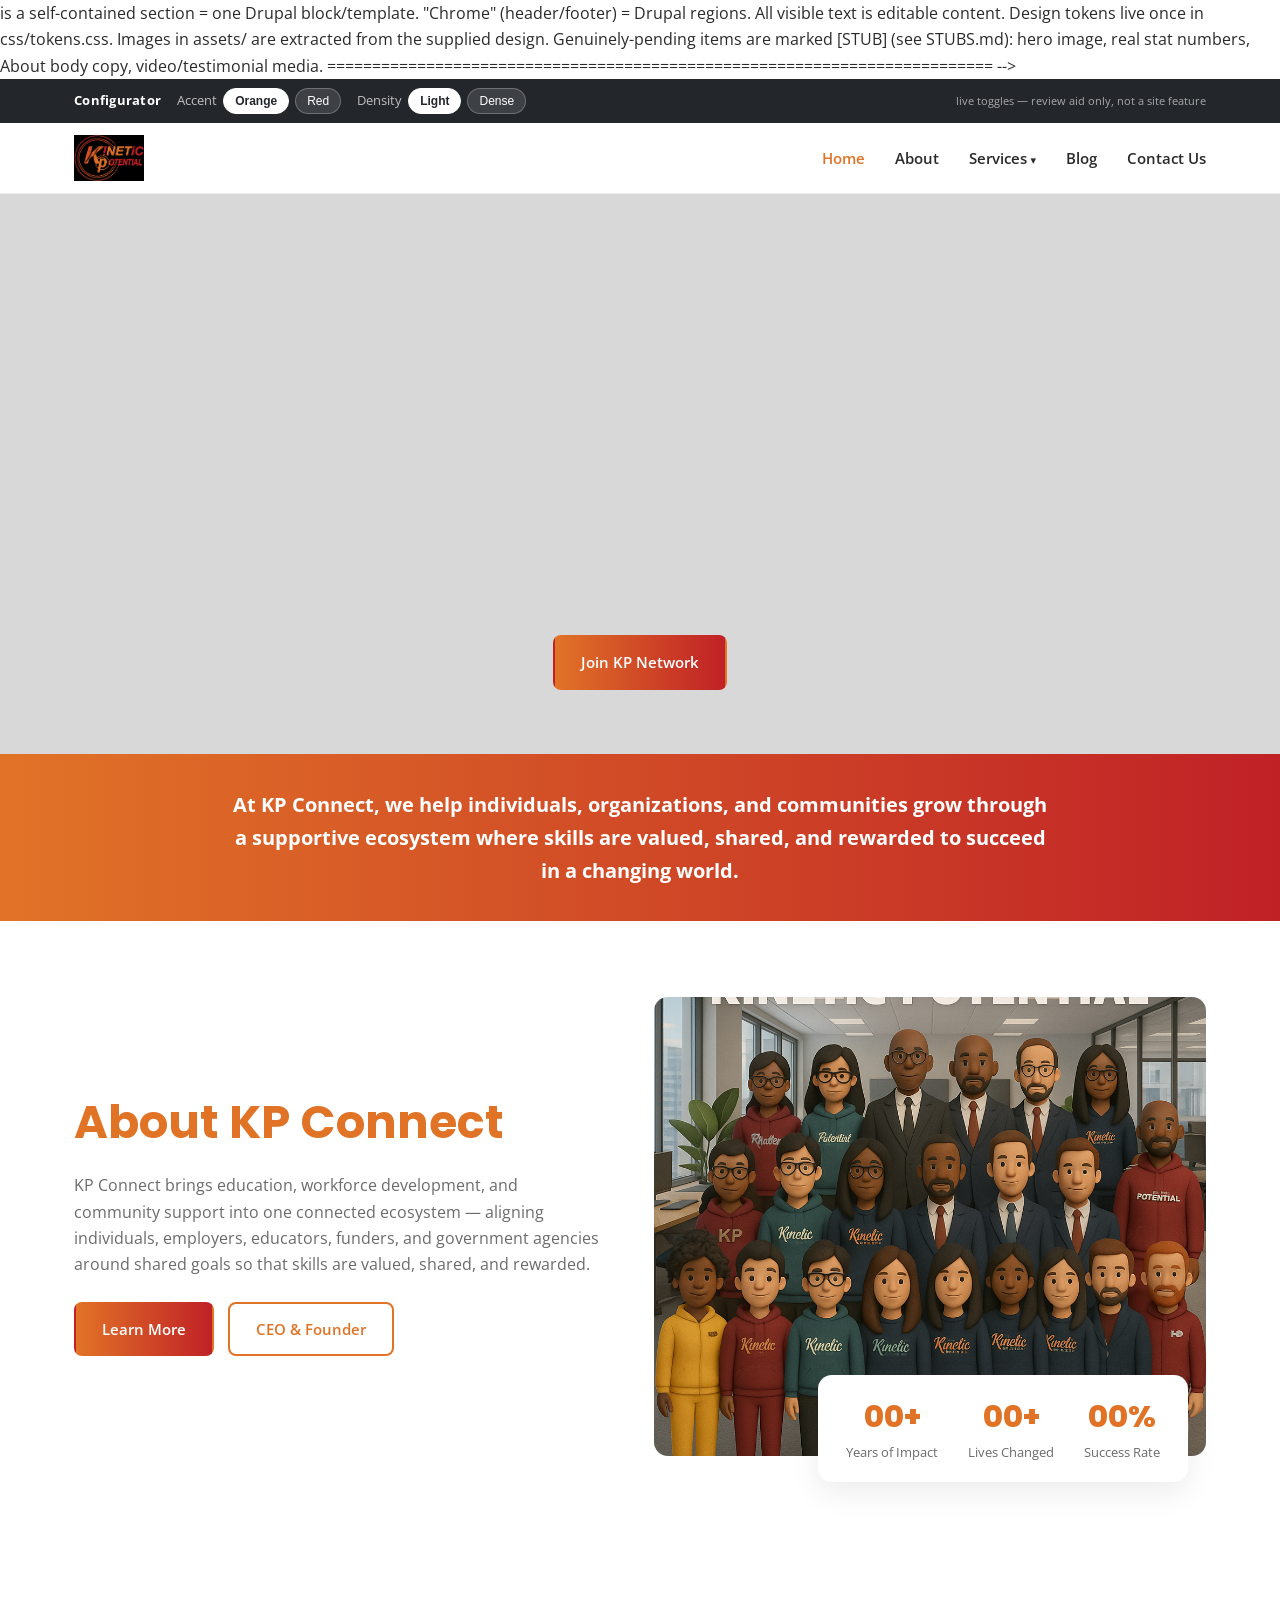
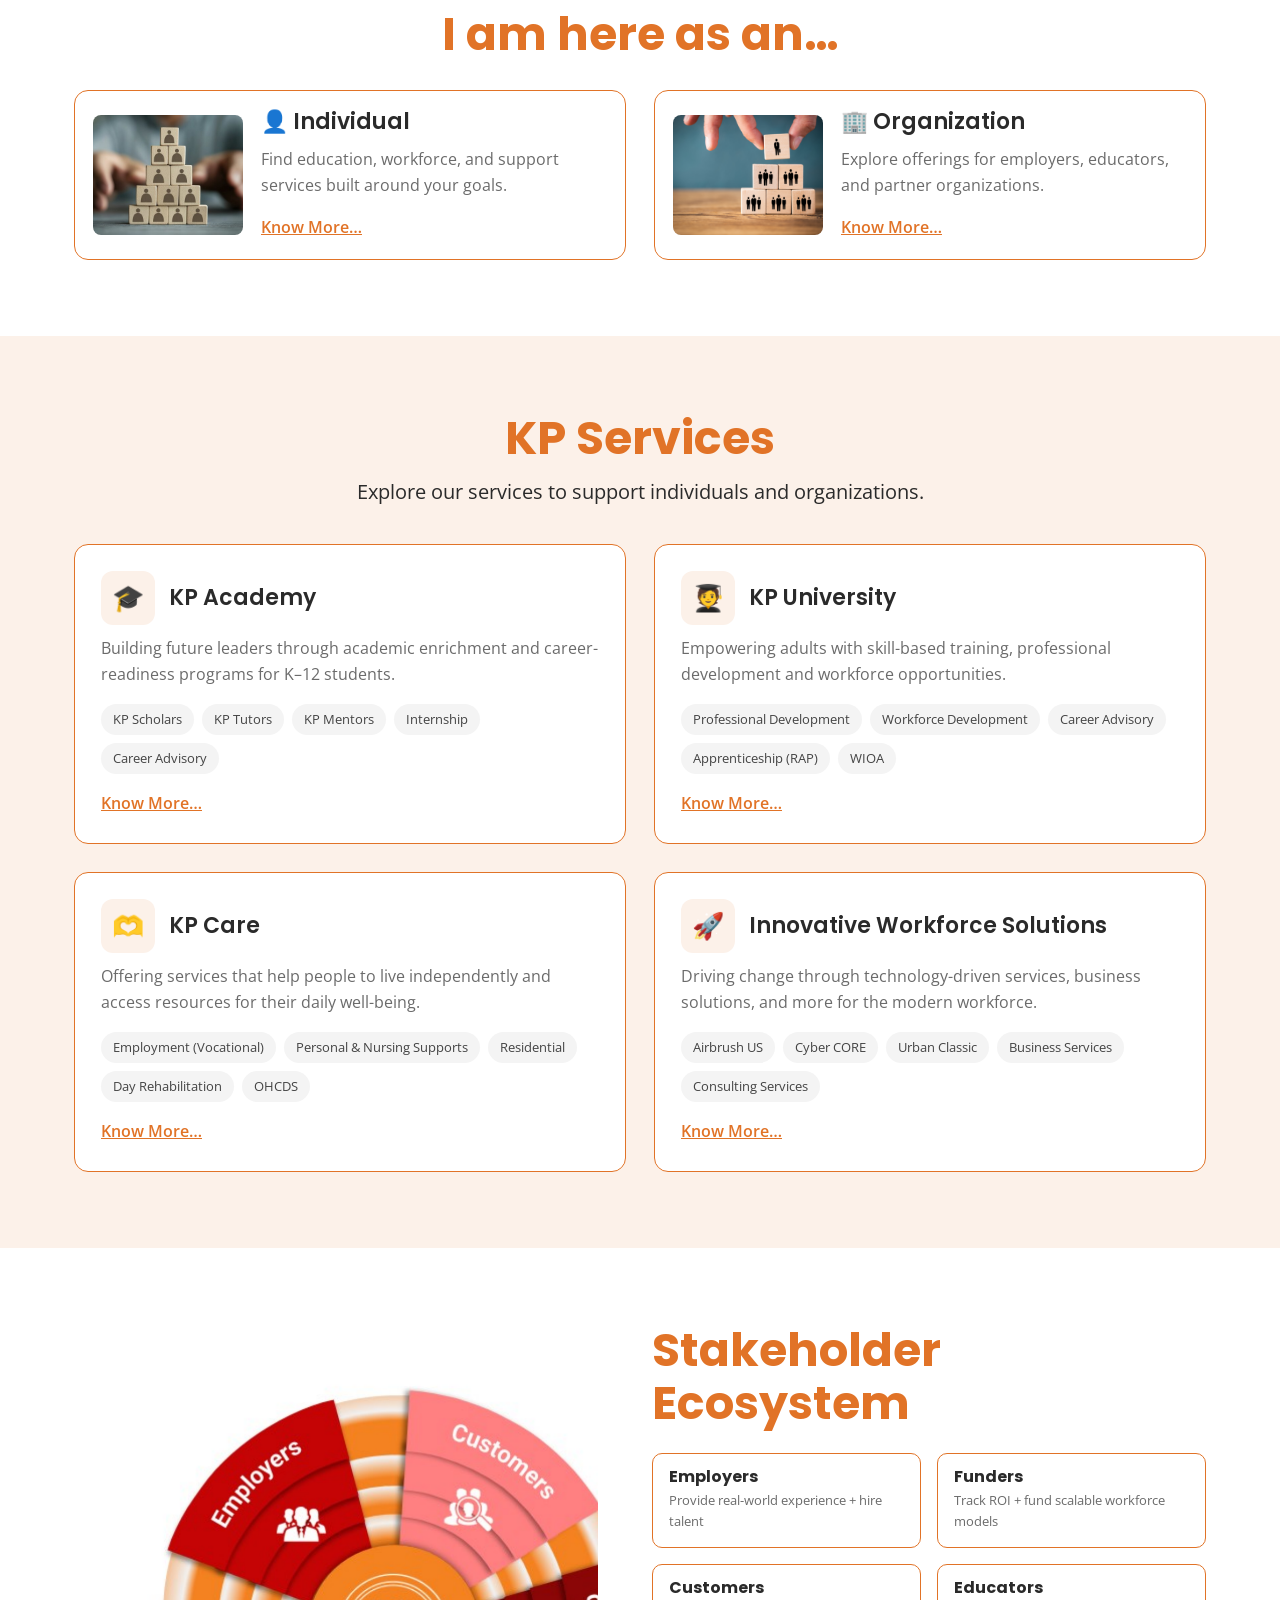
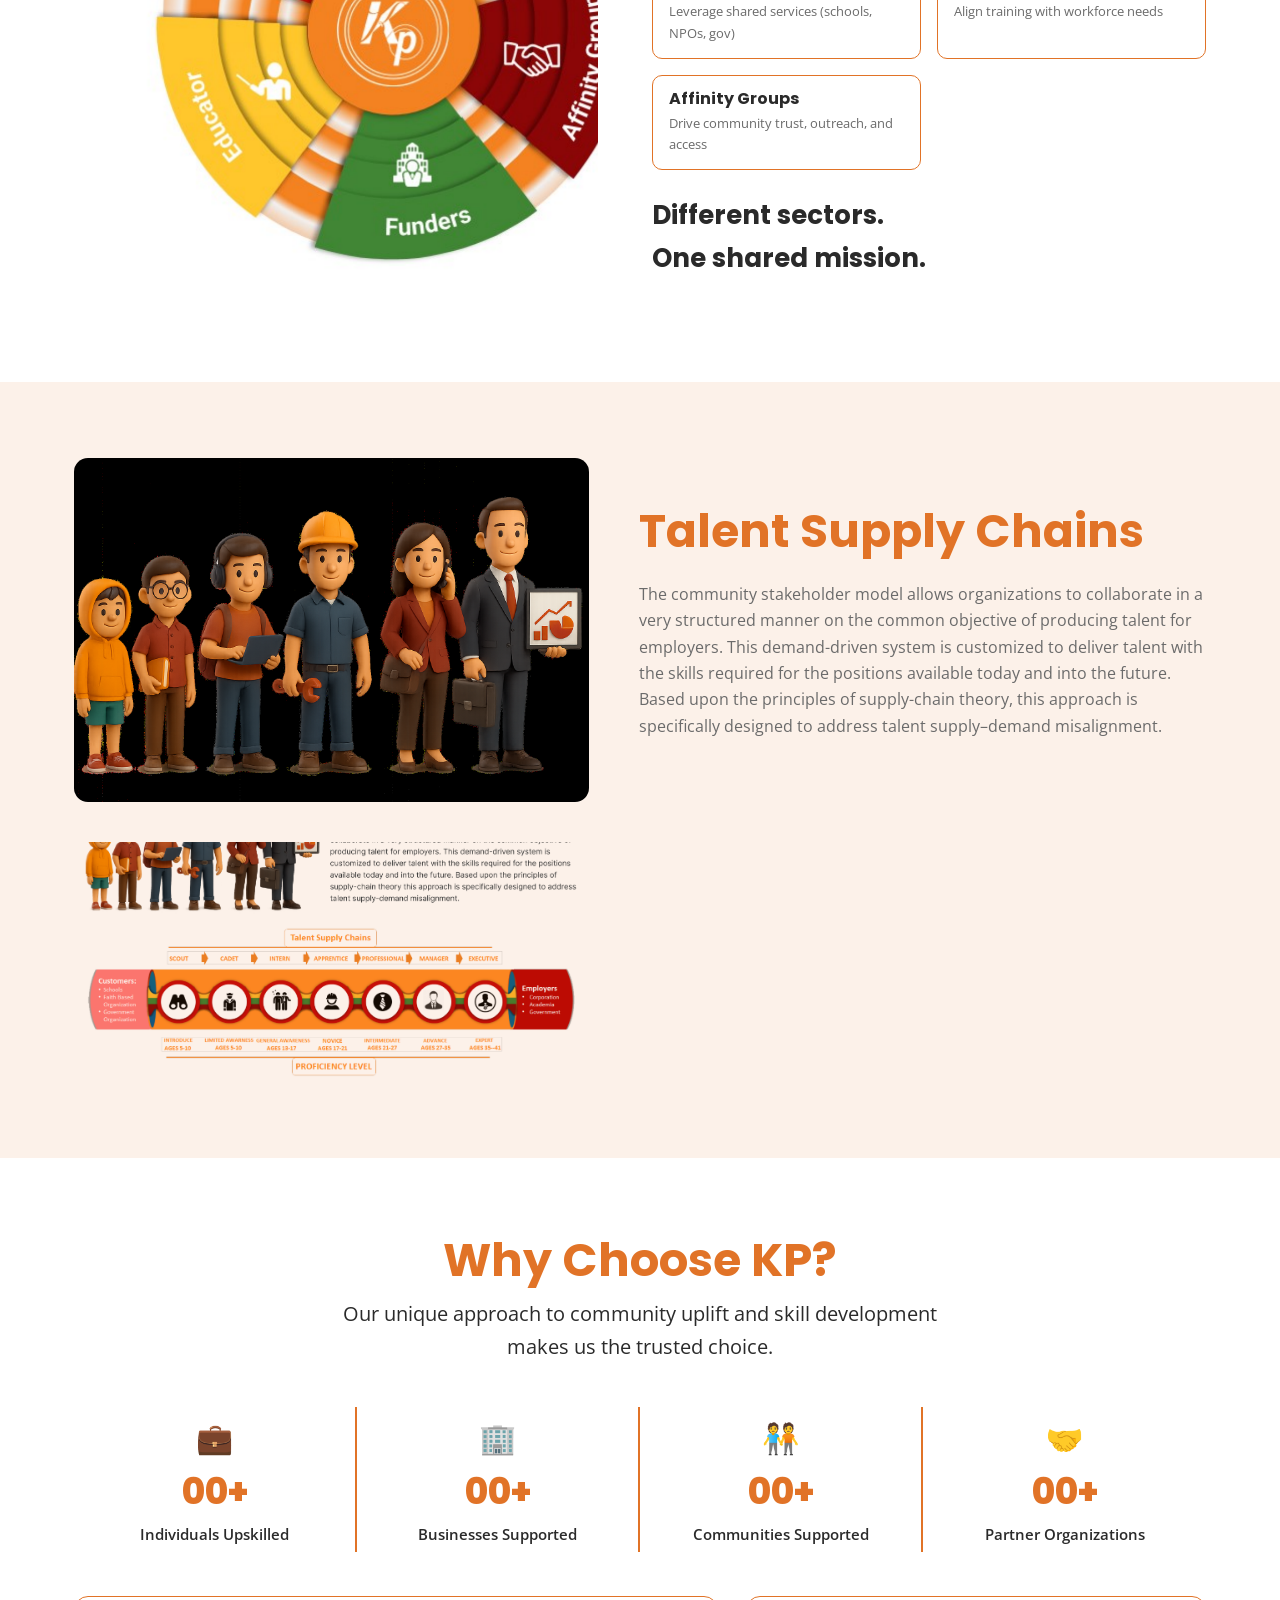
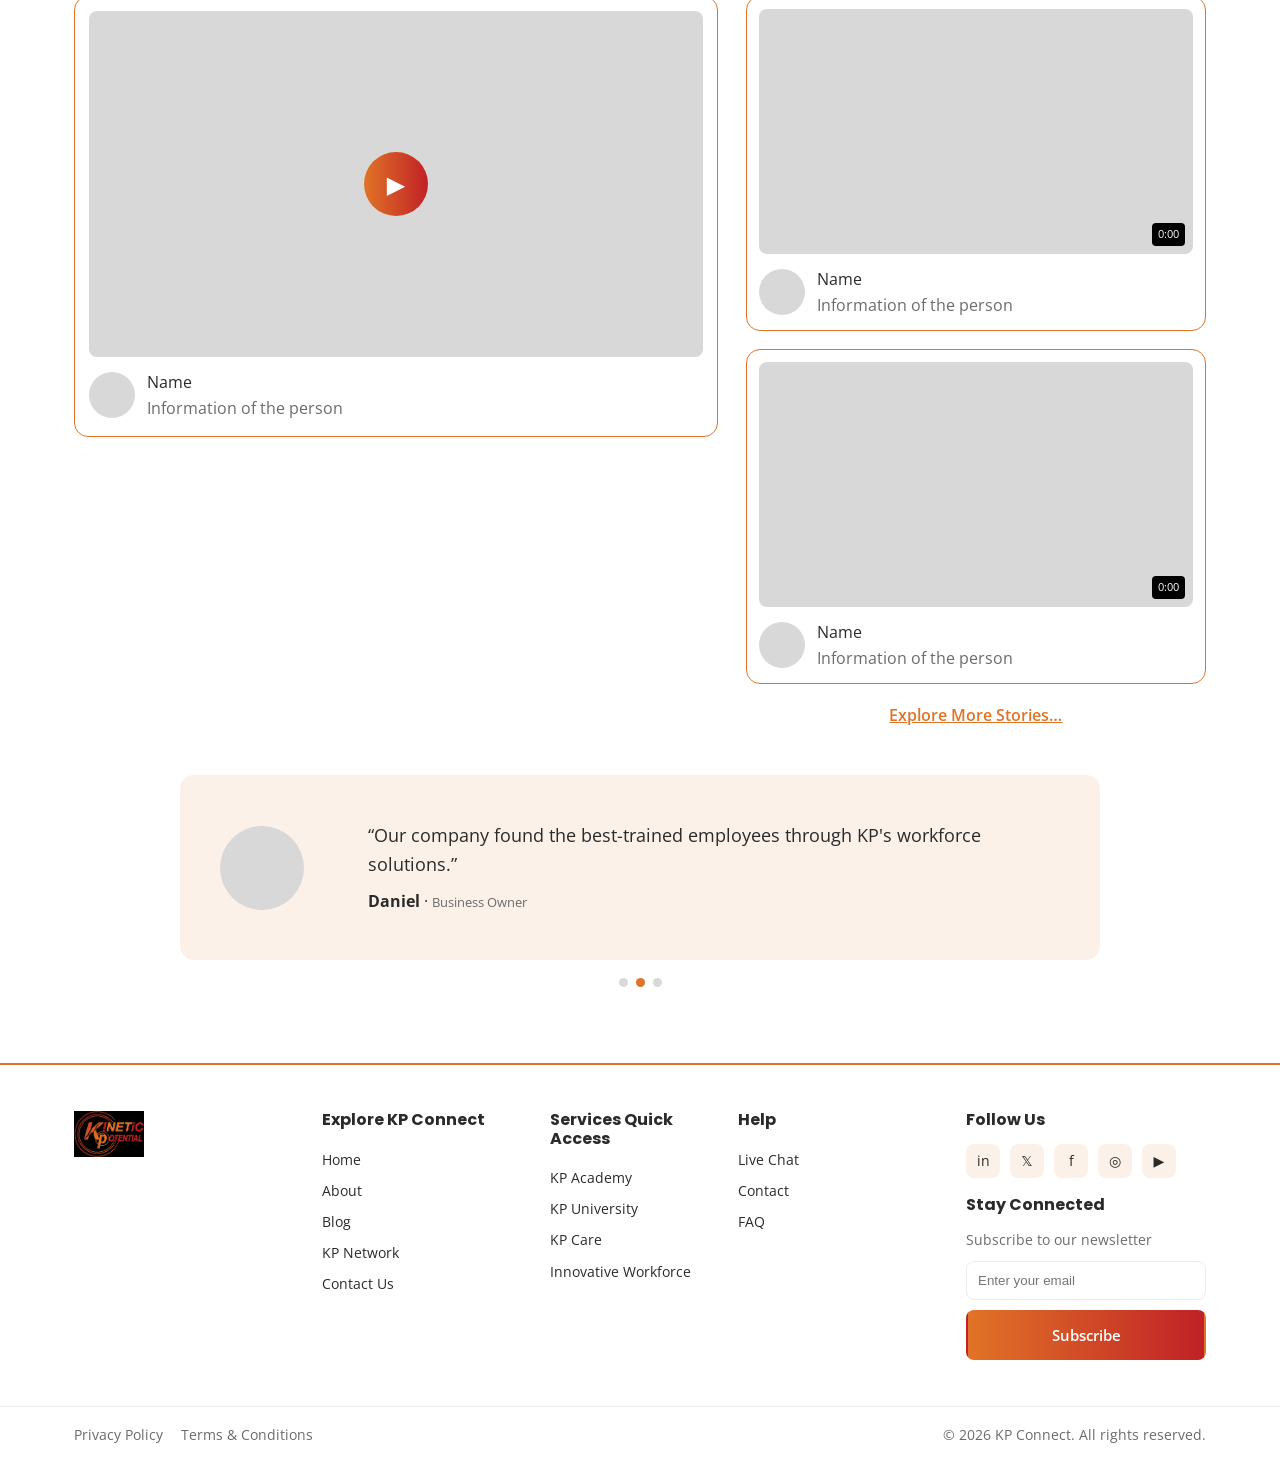
<file: index.html>
<!DOCTYPE html>
<html lang="en">
<head>
<meta charset="utf-8">
<meta name="viewport" content="width=device-width, initial-scale=1">
<title>KP Connect — Home</title>
<meta name="description" content="KP Connect — a supportive ecosystem for workforce development, education, and community impact.">
<!--
  ==========================================================================
  KP CONNECT — HOMEPAGE  (faithful build from the high-fidelity design)
  --------------------------------------------------------------------------
  Each <!-- BLOCK: x --> is a self-contained section = one Drupal block/template.
  "Chrome" (header/footer) = Drupal regions. All visible text is editable content.
  Design tokens live once in css/tokens.css. Images in assets/ are extracted
  from the supplied design. Genuinely-pending items are marked [STUB] (see STUBS.md):
  hero image, real stat numbers, About body copy, video/testimonial media.
  ==========================================================================
-->
<link rel="preconnect" href="https://fonts.googleapis.com">
<link rel="preconnect" href="https://fonts.gstatic.com" crossorigin>
<link href="https://fonts.googleapis.com/css2?family=Poppins:wght@500;600;700;800&family=Open+Sans:wght@400;600;700&display=swap" rel="stylesheet">
<link rel="stylesheet" href="css/tokens.css">
<link rel="stylesheet" href="css/base.css">
<link rel="stylesheet" href="css/blocks.css">
</head>
<body>
<a class="skip-link" href="#main">Skip to content</a>

<!-- BLOCK: configurator — REVIEW AID ONLY. Delete this block for production. -->
<div class="configurator" role="region" aria-label="Mock configurator (review aid)">
  <div class="wrap">
    <strong>Configurator</strong>
    <div class="cfg-group"><span>Accent</span>
      <button data-set="version" data-val="a" class="on">Orange</button>
      <button data-set="version" data-val="b">Red</button>
    </div>
    <div class="cfg-group"><span>Density</span>
      <button data-set="density" data-val="light" class="on">Light</button>
      <button data-set="density" data-val="dense">Dense</button>
    </div>
    <span class="cfg-note">live toggles — review aid only, not a site feature</span>
  </div>
</div>

<!-- BLOCK: site header (CHROME → Drupal region; identical on every page) -->
<header class="site-header">
  <div class="wrap">
    <a class="site-header__logo" href="index.html"><img src="assets/logo.png" alt="Kinetic Potential — KP Connect"></a>
    <button class="nav-toggle" aria-controls="site-nav" aria-expanded="false" aria-label="Toggle menu">&#9776;</button>
    <nav class="site-nav" id="site-nav" aria-label="Main">
      <a href="index.html" class="is-active">Home</a>
      <a href="about.html">About</a>
      <a href="services.html" class="has-caret">Services</a>
      <a href="blog.html">Blog</a>
      <a href="contact.html">Contact Us</a>
    </nav>
  </div>
</header>

<main id="main">

  <!-- BLOCK: hero ([CONFIRMED] grey media zone — no image placed in the design) -->
  <section class="hero" aria-label="Hero">
    <!-- [STUB] hero image/video to be supplied -->
    <div class="hero__cta"><a class="btn btn--primary" href="kp-network.html">Join KP Network</a></div>
  </section>

  <!-- BLOCK: statement band -->
  <section class="statement">
    <div class="wrap">
      <p>At KP Connect, we help individuals, organizations, and communities grow through a supportive ecosystem where skills are valued, shared, and rewarded to succeed in a changing world.</p>
    </div>
  </section>

  <!-- BLOCK: about + impact stats -->
  <section class="section about">
    <div class="wrap">
      <div class="l-lead">
        <h2>About KP Connect</h2>
        <!-- [STUB] final About copy (design showed lorem) -->
        <p class="muted">KP Connect brings education, workforce development, and community support into one connected ecosystem — aligning individuals, employers, educators, funders, and government agencies around shared goals so that skills are valued, shared, and rewarded.</p>
        <div class="actions">
          <a class="btn btn--primary" href="about.html">Learn More</a>
          <a class="btn btn--outline" href="about.html">CEO &amp; Founder</a>
        </div>
      </div>
      <div class="about__media">
        <img src="assets/about-group.png" alt="The KP Connect community">
        <div class="stats-card">
          <div class="stat"><div class="stat__num" data-target="0" data-suffix="+">00+</div><div class="stat__label">Years of Impact</div></div>
          <div class="stat"><div class="stat__num" data-target="0" data-suffix="+">00+</div><div class="stat__label">Lives Changed</div></div>
          <div class="stat"><div class="stat__num" data-target="0" data-suffix="%">00%</div><div class="stat__label">Success Rate</div></div>
        </div>
      </div>
    </div>
  </section>

  <!-- BLOCK: audience select -->
  <section class="section audience">
    <div class="wrap">
      <h2 class="section-title">I am here as an…</h2>
      <div class="audience__grid">
        <article class="audience-card">
          <img src="assets/audience-individual.png" alt="">
          <div><h3>👤 Individual</h3><p class="muted">Find education, workforce, and support services built around your goals.</p>
          <a class="link-more" href="services.html">Know More…</a></div>
        </article>
        <article class="audience-card">
          <img src="assets/audience-organization.png" alt="">
          <div><h3>🏢 Organization</h3><p class="muted">Explore offerings for employers, educators, and partner organizations.</p>
          <a class="link-more" href="services.html">Know More…</a></div>
        </article>
      </div>
    </div>
  </section>

  <!-- BLOCK: services (ONE card component, rendered 4×) -->
  <section class="section section--peach services">
    <div class="wrap">
      <h2 class="section-title">KP Services</h2>
      <p class="section-sub">Explore our services to support individuals and organizations.</p>
      <div class="services__grid">

        <article class="service-card">
          <div class="service-card__head"><span class="service-card__icon">🎓</span><h3>KP Academy</h3></div>
          <p class="muted">Building future leaders through academic enrichment and career-readiness programs for K–12 students.</p>
          <div class="tags"><span class="tag">KP Scholars</span><span class="tag">KP Tutors</span><span class="tag">KP Mentors</span><span class="tag">Internship</span><span class="tag">Career Advisory</span></div>
          <a class="link-more" href="services.html">Know More…</a>
        </article>

        <article class="service-card">
          <div class="service-card__head"><span class="service-card__icon">🧑‍🎓</span><h3>KP University</h3></div>
          <p class="muted">Empowering adults with skill-based training, professional development and workforce opportunities.</p>
          <div class="tags"><span class="tag">Professional Development</span><span class="tag">Workforce Development</span><span class="tag">Career Advisory</span><span class="tag">Apprenticeship (RAP)</span><span class="tag">WIOA</span></div>
          <a class="link-more" href="services.html">Know More…</a>
        </article>

        <article class="service-card">
          <div class="service-card__head"><span class="service-card__icon">🫶</span><h3>KP Care</h3></div>
          <p class="muted">Offering services that help people to live independently and access resources for their daily well-being.</p>
          <div class="tags"><span class="tag">Employment (Vocational)</span><span class="tag">Personal &amp; Nursing Supports</span><span class="tag">Residential</span><span class="tag">Day Rehabilitation</span><span class="tag">OHCDS</span></div>
          <a class="link-more" href="services.html">Know More…</a>
        </article>

        <article class="service-card">
          <div class="service-card__head"><span class="service-card__icon">🚀</span><h3>Innovative Workforce Solutions</h3></div>
          <p class="muted">Driving change through technology-driven services, business solutions, and more for the modern workforce.</p>
          <div class="tags"><span class="tag">Airbrush US</span><span class="tag">Cyber CORE</span><span class="tag">Urban Classic</span><span class="tag">Business Services</span><span class="tag">Consulting Services</span></div>
          <a class="link-more" href="services.html">Know More…</a>
        </article>

      </div>
    </div>
  </section>

  <!-- BLOCK: stakeholder ecosystem -->
  <section class="section ecosystem">
    <div class="wrap">
      <div class="ecosystem__diagram"><img src="assets/ecosystem-diagram.png" alt="KP stakeholder ecosystem: employers, customers, affinity groups, funders and educators around KP"></div>
      <div>
        <h2>Stakeholder Ecosystem</h2>
        <div class="eco-grid">
          <div class="eco-card"><h4>Employers</h4><p>Provide real-world experience + hire talent</p></div>
          <div class="eco-card"><h4>Funders</h4><p>Track ROI + fund scalable workforce models</p></div>
          <div class="eco-card"><h4>Customers</h4><p>Leverage shared services (schools, NPOs, gov)</p></div>
          <div class="eco-card"><h4>Educators</h4><p>Align training with workforce needs</p></div>
          <div class="eco-card"><h4>Affinity Groups</h4><p>Drive community trust, outreach, and access</p></div>
        </div>
        <p class="eco-tagline">Different sectors.<br>One shared mission.</p>
      </div>
    </div>
  </section>

  <!-- BLOCK: talent supply chain -->
  <section class="section section--peach supply">
    <div class="wrap">
      <div class="supply__media"><img src="assets/supply-workers.png" alt="A diverse range of workers across career stages"></div>
      <div>
        <h2>Talent Supply Chains</h2>
        <p class="muted">The community stakeholder model allows organizations to collaborate in a very structured manner on the common objective of producing talent for employers. This demand-driven system is customized to deliver talent with the skills required for the positions available today and into the future. Based upon the principles of supply-chain theory, this approach is specifically designed to address talent supply–demand misalignment.</p>
      </div>
    </div>
    <div class="wrap supply__chart">
      <img src="assets/supply-chain-infographic.png" alt="Talent supply chain progression: Scout, Cadet, Intern, Apprentice, Professional, Manager, Executive across proficiency levels">
    </div>
  </section>

  <!-- BLOCK: why choose KP (metrics + testimonials) -->
  <section class="section why">
    <div class="wrap">
      <h2 class="section-title">Why Choose KP?</h2>
      <p class="section-sub">Our unique approach to community uplift and skill development makes us the trusted choice.</p>

      <div class="metrics">
        <div class="metric"><div class="metric__icon">💼</div><div class="metric__num" data-target="0" data-suffix="+">00+</div><div class="metric__label">Individuals Upskilled</div></div>
        <div class="metric"><div class="metric__icon">🏢</div><div class="metric__num" data-target="0" data-suffix="+">00+</div><div class="metric__label">Businesses Supported</div></div>
        <div class="metric"><div class="metric__icon">🧑‍🤝‍🧑</div><div class="metric__num" data-target="0" data-suffix="+">00+</div><div class="metric__label">Communities Supported</div></div>
        <div class="metric"><div class="metric__icon">🤝</div><div class="metric__num" data-target="0" data-suffix="+">00+</div><div class="metric__label">Partner Organizations</div></div>
      </div>

      <div class="proof">
        <!-- featured video [STUB: media] -->
        <div class="video-feature">
          <div class="video-feature__screen"><span class="video-feature__play">▶</span></div>
          <div class="testi-meta"><span class="avatar"></span><div><div class="who">Name</div><div class="role muted">Information of the person</div></div></div>
        </div>
        <!-- testimonial list (Drupal: view-driven) -->
        <div class="testi-list">
          <article class="testi-card"><div class="testi-card__thumb"><span class="dur">0:00</span></div>
            <div class="testi-meta"><span class="avatar"></span><div><div class="who">Name</div><div class="role muted">Information of the person</div></div></div></article>
          <article class="testi-card"><div class="testi-card__thumb"><span class="dur">0:00</span></div>
            <div class="testi-meta"><span class="avatar"></span><div><div class="who">Name</div><div class="role muted">Information of the person</div></div></div></article>
          <a class="link-more" href="#" style="text-align:center">Explore More Stories…</a>
        </div>
      </div>

      <!-- quote carousel -->
      <figure class="quote">
        <span class="avatar"></span>
        <blockquote>
          <p>“Our company found the best-trained employees through KP's workforce solutions.”</p>
          <figcaption><span class="who">Daniel</span> · <span class="role">Business Owner</span></figcaption>
        </blockquote>
      </figure>
      <div class="quote-nav"><span class="dot"></span><span class="dot on"></span><span class="dot"></span></div>
    </div>
  </section>

</main>

<!-- BLOCK: site footer (CHROME → Drupal region) -->
<footer class="site-footer">
  <div class="wrap">
    <div class="site-footer__brand"><img src="assets/logo.png" alt="KP Connect"></div>
    <div>
      <h4>Explore KP Connect</h4>
      <a href="index.html">Home</a><a href="about.html">About</a><a href="blog.html">Blog</a><a href="kp-network.html">KP Network</a><a href="contact.html">Contact Us</a>
    </div>
    <div>
      <h4>Services Quick Access</h4>
      <a href="services.html">KP Academy</a><a href="services.html">KP University</a><a href="services.html">KP Care</a><a href="services.html">Innovative Workforce</a>
    </div>
    <div>
      <h4>Help</h4>
      <a href="contact.html">Live Chat</a><a href="contact.html">Contact</a><a href="#">FAQ</a>
    </div>
    <div>
      <h4>Follow Us</h4>
      <div class="social">
        <a href="#" aria-label="LinkedIn">in</a><a href="#" aria-label="Twitter">𝕏</a><a href="#" aria-label="Facebook">f</a><a href="#" aria-label="Instagram">◎</a><a href="#" aria-label="YouTube">▶</a>
      </div>
      <h4 style="margin-top:18px">Stay Connected</h4>
      <p class="muted" style="margin:0 0 10px">Subscribe to our newsletter</p>
      <div class="newsletter">
        <label class="visually-hidden" for="nl-email">Email</label>
        <input id="nl-email" type="email" placeholder="Enter your email">
        <button class="btn btn--primary" type="button" style="width:100%">Subscribe</button>
      </div>
    </div>
  </div>
  <div class="site-footer__bar"><div class="wrap">
    <span><a href="#">Privacy Policy</a><a href="#">Terms &amp; Conditions</a></span>
    <span class="muted">© <span id="yr"></span> KP Connect. All rights reserved.</span>
  </div></div>
</footer>

<script src="js/configurator.js"></script>
<script>document.getElementById("yr").textContent = new Date().getFullYear();</script>
</body>
</html>
</file>
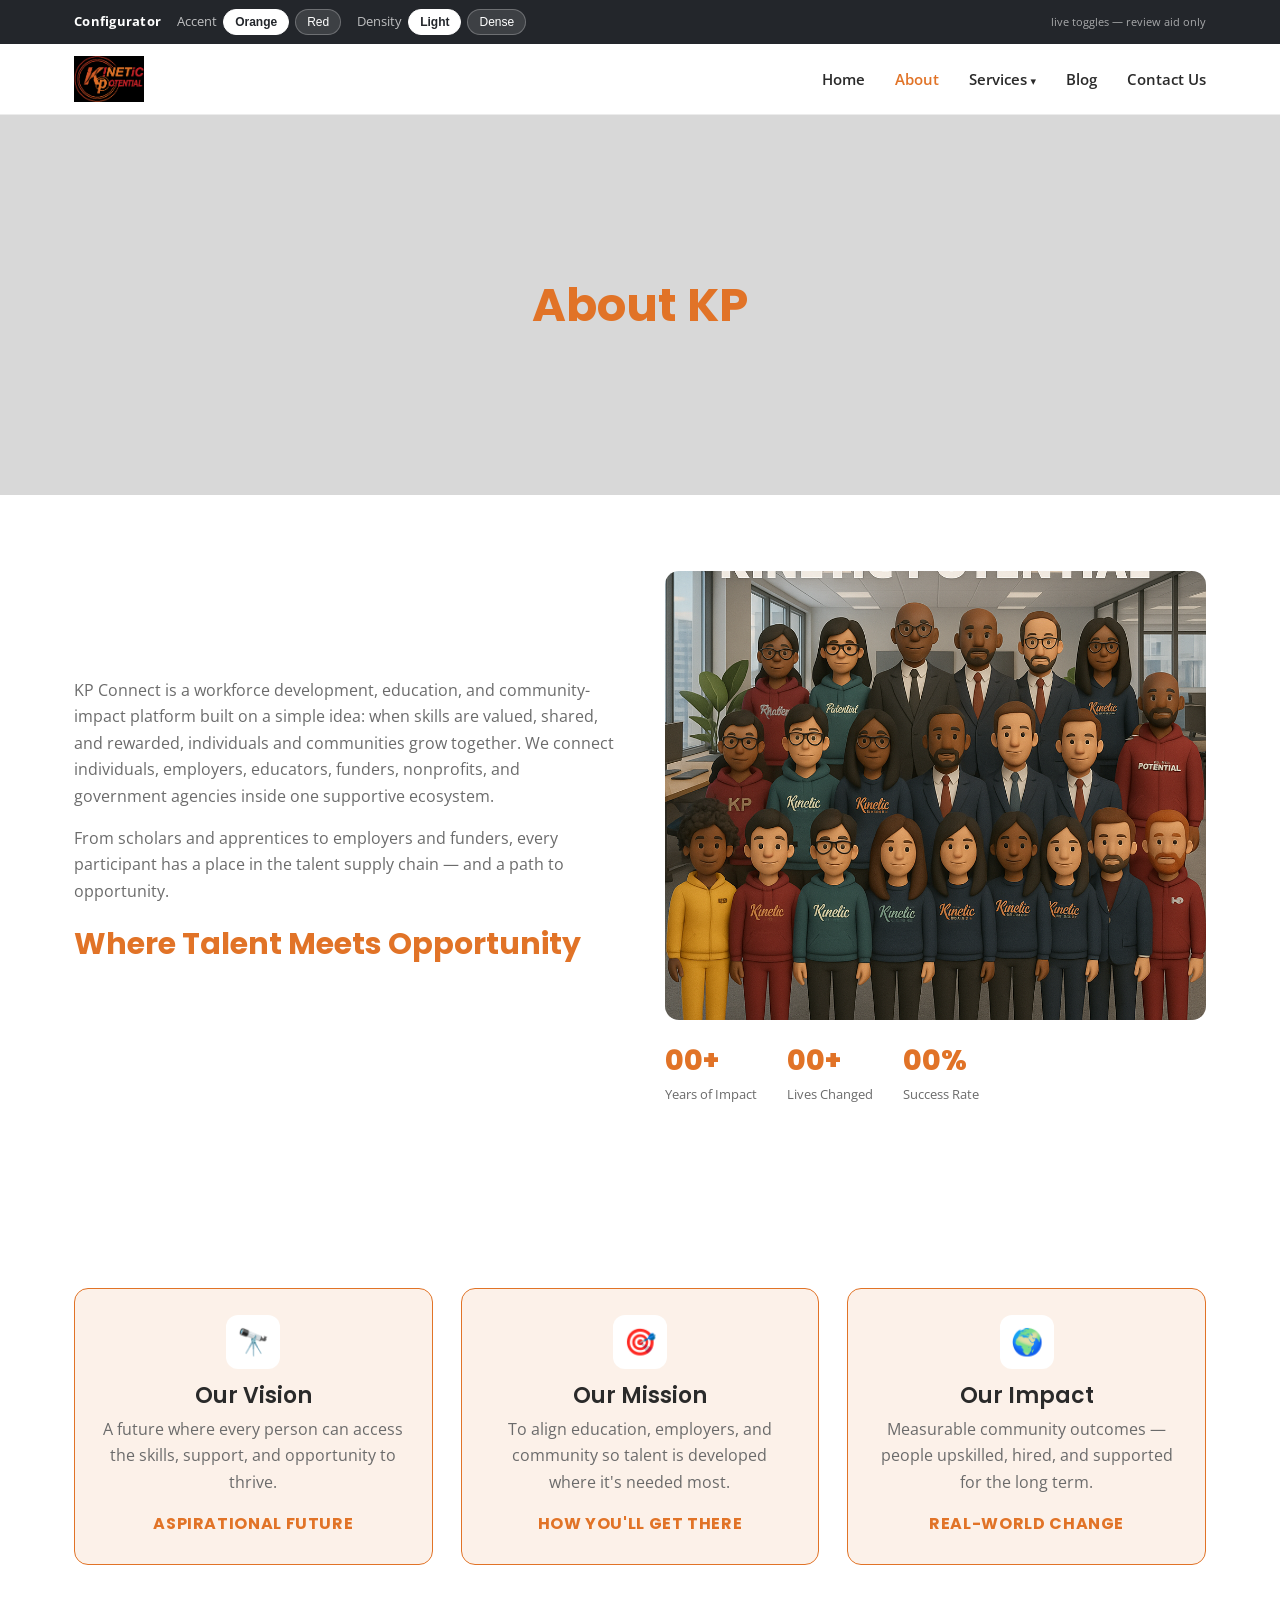
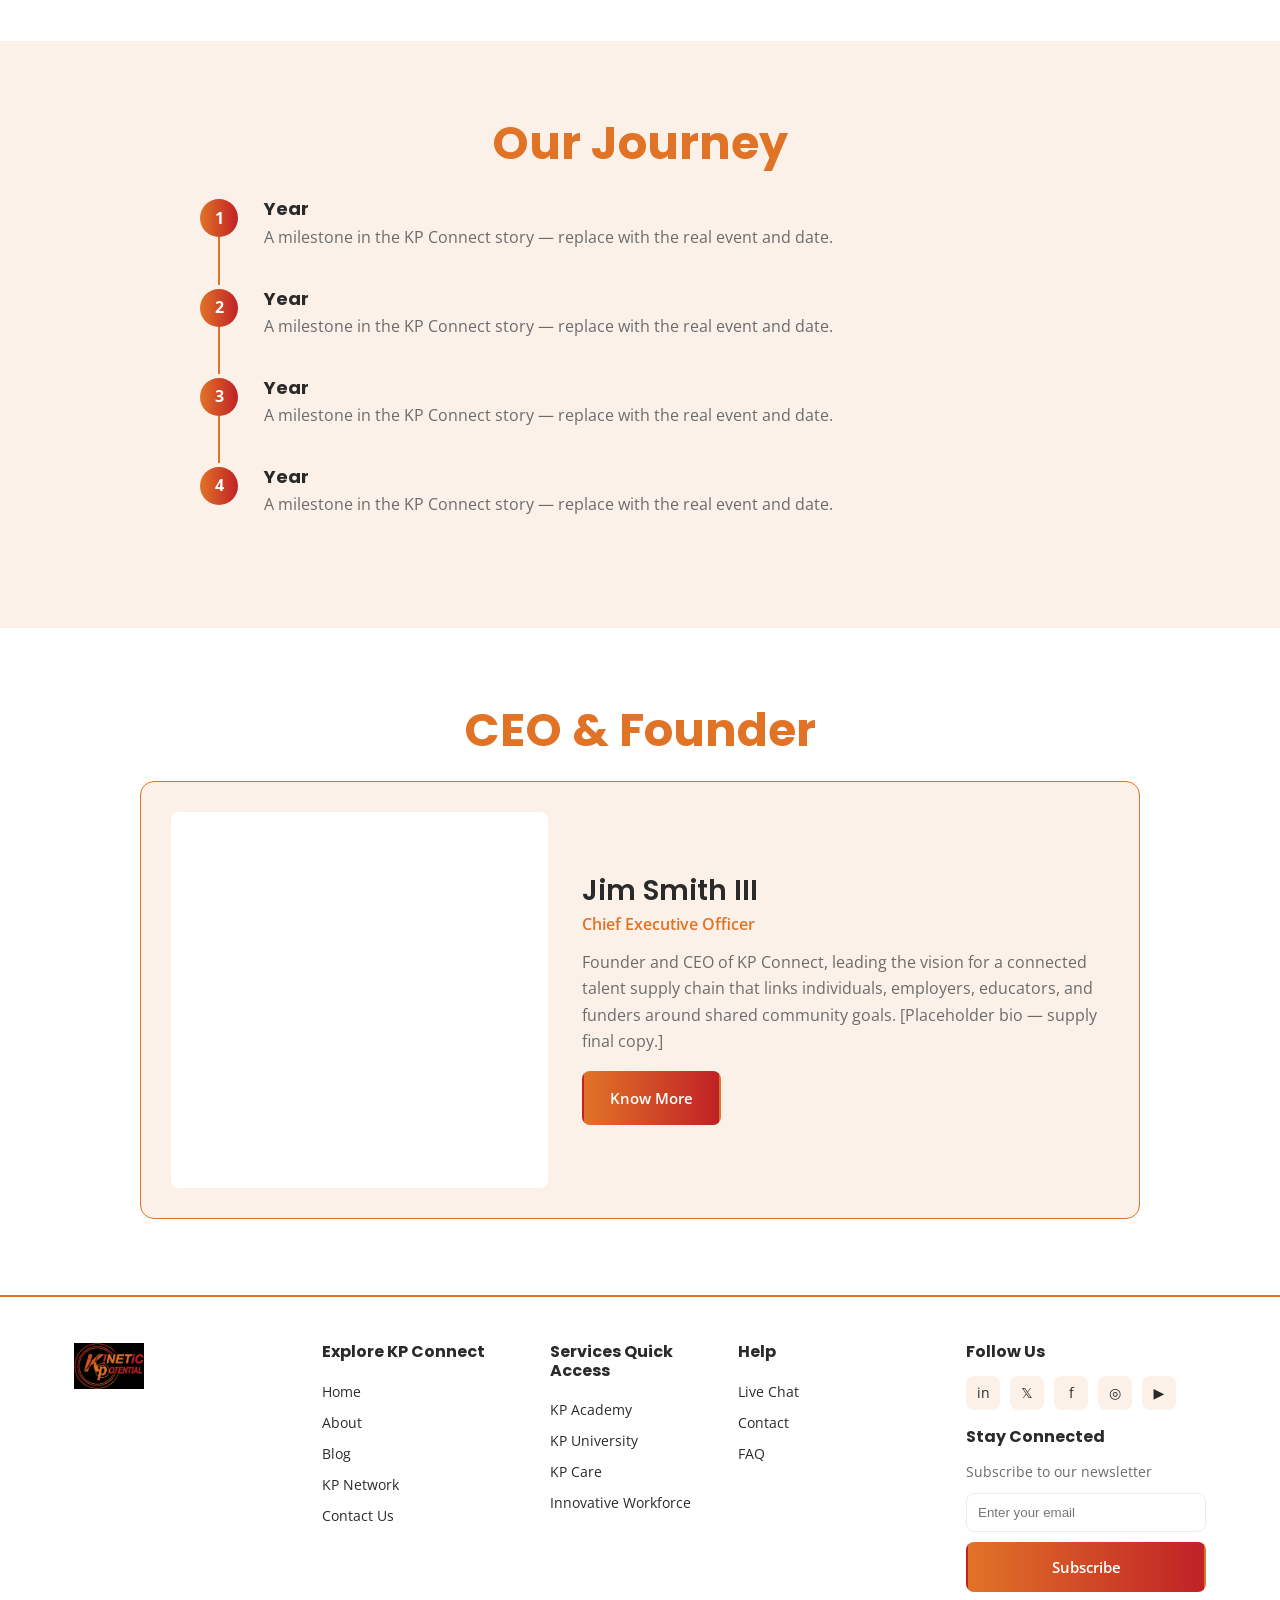
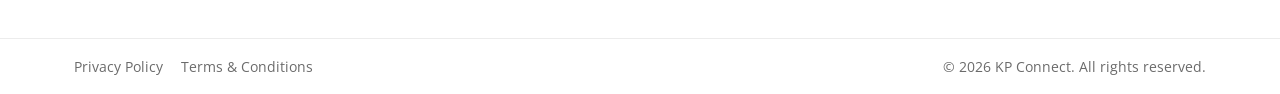
<file: about.html>
<!DOCTYPE html>
<html lang="en">
<head>
<meta charset="utf-8">
<meta name="viewport" content="width=device-width, initial-scale=1">
<title>KP Connect — About</title>
<meta name="description" content="The KP Connect story: vision, mission, impact, our journey, and leadership.">
<!-- PAGE: About. Chrome (header/footer) identical to all pages = Drupal regions.
     Shared subpage components live in css/pages.css. [STUB]s flagged inline. -->
<link rel="preconnect" href="https://fonts.googleapis.com">
<link rel="preconnect" href="https://fonts.gstatic.com" crossorigin>
<link href="https://fonts.googleapis.com/css2?family=Poppins:wght@500;600;700;800&family=Open+Sans:wght@400;600;700&display=swap" rel="stylesheet">
<link rel="stylesheet" href="css/tokens.css">
<link rel="stylesheet" href="css/base.css">
<link rel="stylesheet" href="css/blocks.css">
<link rel="stylesheet" href="css/pages.css">
</head>
<body>
<a class="skip-link" href="#main">Skip to content</a>

<!-- BLOCK: configurator — REVIEW AID ONLY. Delete for production. -->
<div class="configurator" role="region" aria-label="Mock configurator (review aid)">
  <div class="wrap">
    <strong>Configurator</strong>
    <div class="cfg-group"><span>Accent</span>
      <button data-set="version" data-val="a" class="on">Orange</button>
      <button data-set="version" data-val="b">Red</button>
    </div>
    <div class="cfg-group"><span>Density</span>
      <button data-set="density" data-val="light" class="on">Light</button>
      <button data-set="density" data-val="dense">Dense</button>
    </div>
    <span class="cfg-note">live toggles — review aid only</span>
  </div>
</div>

<!-- BLOCK: site header (CHROME → Drupal region) -->
<header class="site-header">
  <div class="wrap">
    <a class="site-header__logo" href="index.html"><img src="assets/logo.png" alt="Kinetic Potential — KP Connect"></a>
    <button class="nav-toggle" aria-controls="site-nav" aria-expanded="false" aria-label="Toggle menu">&#9776;</button>
    <nav class="site-nav" id="site-nav" aria-label="Main">
      <a href="index.html">Home</a>
      <a href="about.html" class="is-active">About</a>
      <a href="services.html" class="has-caret">Services</a>
      <a href="blog.html">Blog</a>
      <a href="contact.html">Contact Us</a>
    </nav>
  </div>
</header>

<main id="main">

  <!-- BLOCK: page hero -->
  <section class="page-hero"><h1>About KP</h1></section>

  <!-- BLOCK: about story + stats -->
  <section class="section split">
    <div class="wrap">
      <div>
        <!-- [STUB] final About copy (design showed lorem) -->
        <p class="muted">KP Connect is a workforce development, education, and community-impact platform built on a simple idea: when skills are valued, shared, and rewarded, individuals and communities grow together. We connect individuals, employers, educators, funders, nonprofits, and government agencies inside one supportive ecosystem.</p>
        <p class="muted">From scholars and apprentices to employers and funders, every participant has a place in the talent supply chain — and a path to opportunity.</p>
        <p class="tagline-orange">Where Talent Meets Opportunity</p>
      </div>
      <div class="split__media">
        <img src="assets/about-group.png" alt="The KP Connect community">
        <div class="statline">
          <div><div class="stat__num" data-target="0" data-suffix="+">00+</div><div class="stat__label">Years of Impact</div></div>
          <div><div class="stat__num" data-target="0" data-suffix="+">00+</div><div class="stat__label">Lives Changed</div></div>
          <div><div class="stat__num" data-target="0" data-suffix="%">00%</div><div class="stat__label">Success Rate</div></div>
        </div>
      </div>
    </div>
  </section>

  <!-- BLOCK: vision / mission / impact -->
  <section class="section">
    <div class="wrap">
      <div class="feature-cards">
        <article class="feature-card"><div class="ic">🔭</div><h3>Our Vision</h3>
          <p class="muted">A future where every person can access the skills, support, and opportunity to thrive.</p>
          <div class="label">ASPIRATIONAL FUTURE</div></article>
        <article class="feature-card"><div class="ic">🎯</div><h3>Our Mission</h3>
          <p class="muted">To align education, employers, and community so talent is developed where it's needed most.</p>
          <div class="label">HOW YOU'LL GET THERE</div></article>
        <article class="feature-card"><div class="ic">🌍</div><h3>Our Impact</h3>
          <p class="muted">Measurable community outcomes — people upskilled, hired, and supported for the long term.</p>
          <div class="label">REAL-WORLD CHANGE</div></article>
      </div>
    </div>
  </section>

  <!-- BLOCK: our journey timeline -->
  <section class="section section--peach">
    <div class="wrap">
      <h2 class="section-title center-text">Our Journey</h2>
      <div class="timeline">
        <!-- [STUB] real milestones/years -->
        <div class="timeline__item"><div class="timeline__num">1</div><h4>Year</h4><p>A milestone in the KP Connect story — replace with the real event and date.</p></div>
        <div class="timeline__item"><div class="timeline__num">2</div><h4>Year</h4><p>A milestone in the KP Connect story — replace with the real event and date.</p></div>
        <div class="timeline__item"><div class="timeline__num">3</div><h4>Year</h4><p>A milestone in the KP Connect story — replace with the real event and date.</p></div>
        <div class="timeline__item"><div class="timeline__num">4</div><h4>Year</h4><p>A milestone in the KP Connect story — replace with the real event and date.</p></div>
      </div>
    </div>
  </section>

  <!-- BLOCK: CEO & founder -->
  <section class="section">
    <div class="wrap">
      <h2 class="section-title center-text">CEO &amp; Founder</h2>
      <article class="profile-card">
        <div class="profile-card__photo"><!-- [STUB] photo of Jim Smith III --></div>
        <div>
          <h3>Jim Smith III</h3>
          <div class="role">Chief Executive Officer</div>
          <p class="muted">Founder and CEO of KP Connect, leading the vision for a connected talent supply chain that links individuals, employers, educators, and funders around shared community goals. [Placeholder bio — supply final copy.]</p>
          <a class="btn btn--primary" href="#">Know More</a>
        </div>
      </article>
    </div>
  </section>

</main>

<!-- BLOCK: site footer (CHROME → Drupal region) -->
<footer class="site-footer">
  <div class="wrap">
    <div class="site-footer__brand"><img src="assets/logo.png" alt="KP Connect"></div>
    <div><h4>Explore KP Connect</h4>
      <a href="index.html">Home</a><a href="about.html">About</a><a href="blog.html">Blog</a><a href="kp-network.html">KP Network</a><a href="contact.html">Contact Us</a></div>
    <div><h4>Services Quick Access</h4>
      <a href="services.html">KP Academy</a><a href="services.html">KP University</a><a href="services.html">KP Care</a><a href="services.html">Innovative Workforce</a></div>
    <div><h4>Help</h4>
      <a href="contact.html">Live Chat</a><a href="contact.html">Contact</a><a href="#">FAQ</a></div>
    <div>
      <h4>Follow Us</h4>
      <div class="social"><a href="#" aria-label="LinkedIn">in</a><a href="#" aria-label="Twitter">𝕏</a><a href="#" aria-label="Facebook">f</a><a href="#" aria-label="Instagram">◎</a><a href="#" aria-label="YouTube">▶</a></div>
      <h4 style="margin-top:18px">Stay Connected</h4>
      <p class="muted" style="margin:0 0 10px">Subscribe to our newsletter</p>
      <div class="newsletter"><label class="visually-hidden" for="nl-email">Email</label>
        <input id="nl-email" type="email" placeholder="Enter your email">
        <button class="btn btn--primary" type="button" style="width:100%">Subscribe</button></div>
    </div>
  </div>
  <div class="site-footer__bar"><div class="wrap">
    <span><a href="#">Privacy Policy</a><a href="#">Terms &amp; Conditions</a></span>
    <span class="muted">© <span id="yr"></span> KP Connect. All rights reserved.</span>
  </div></div>
</footer>

<script src="js/configurator.js"></script>
<script>document.getElementById("yr").textContent = new Date().getFullYear();</script>
</body>
</html>
</file>
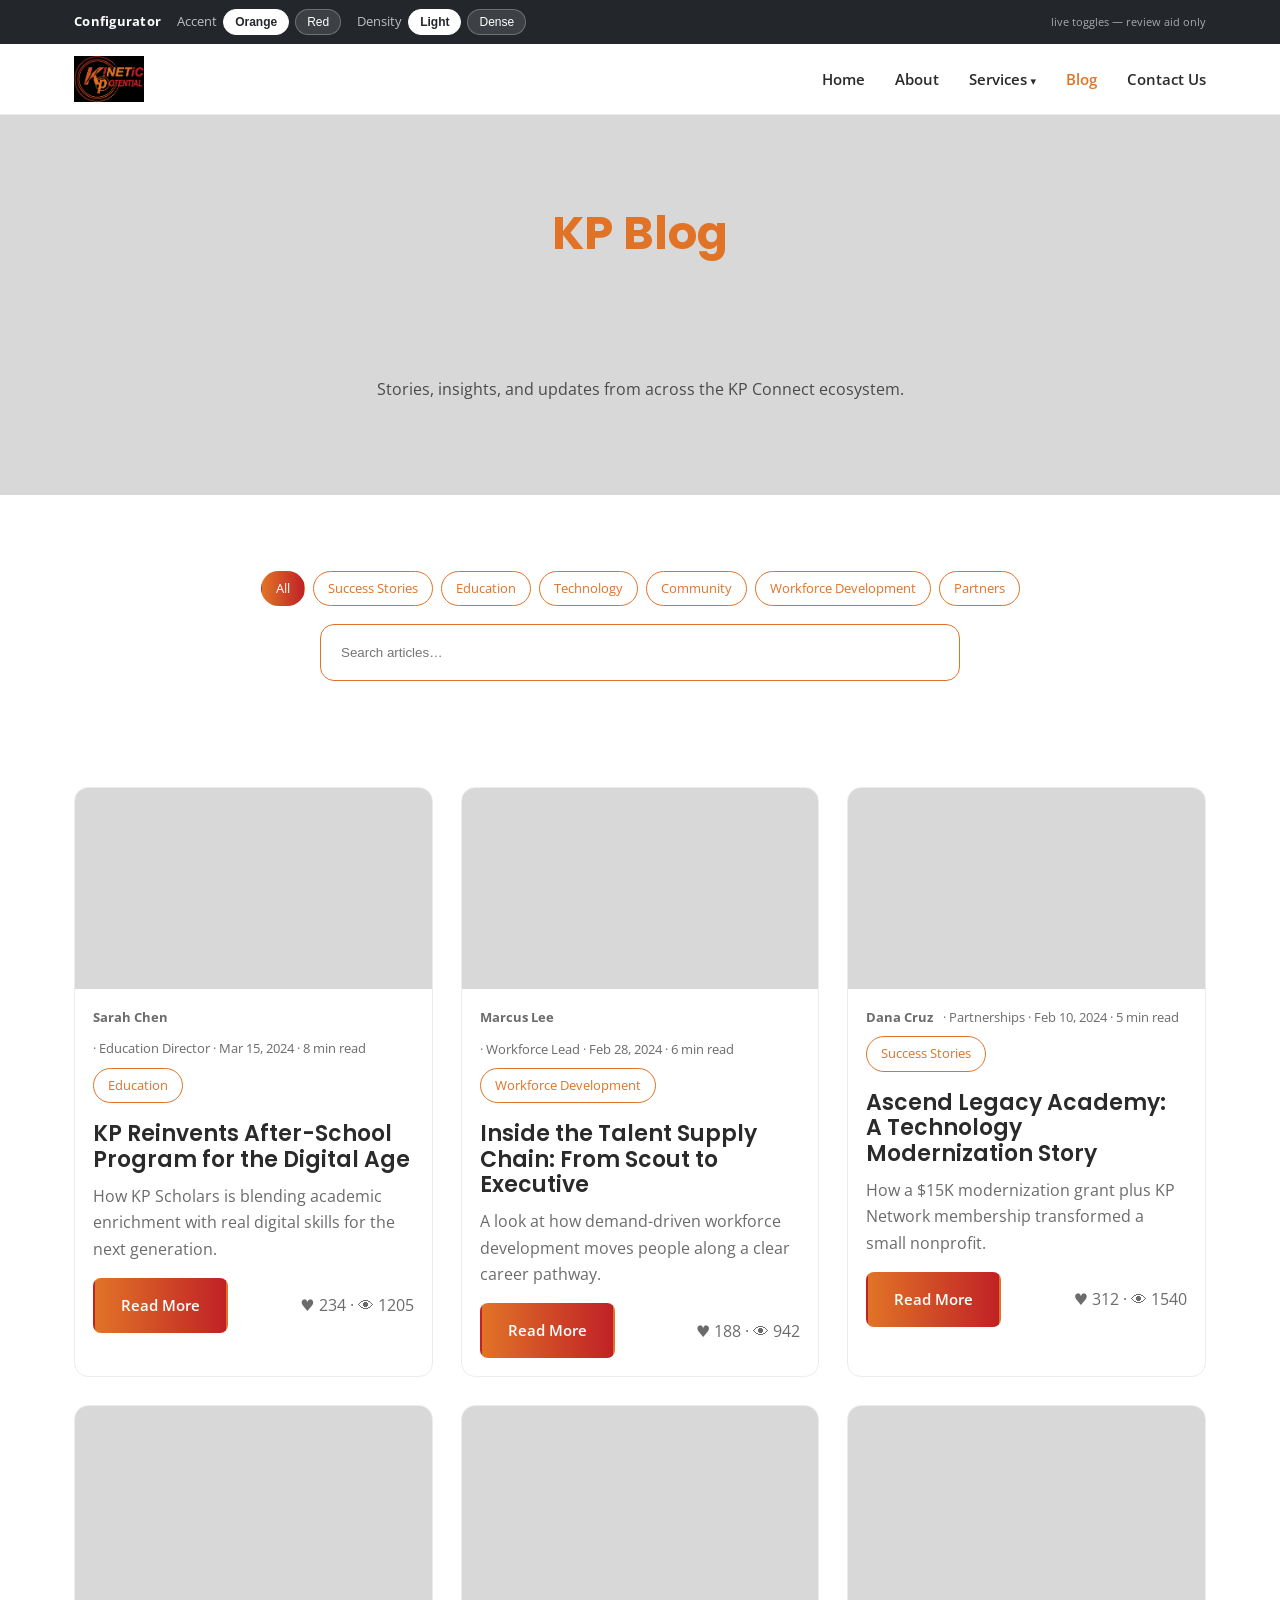
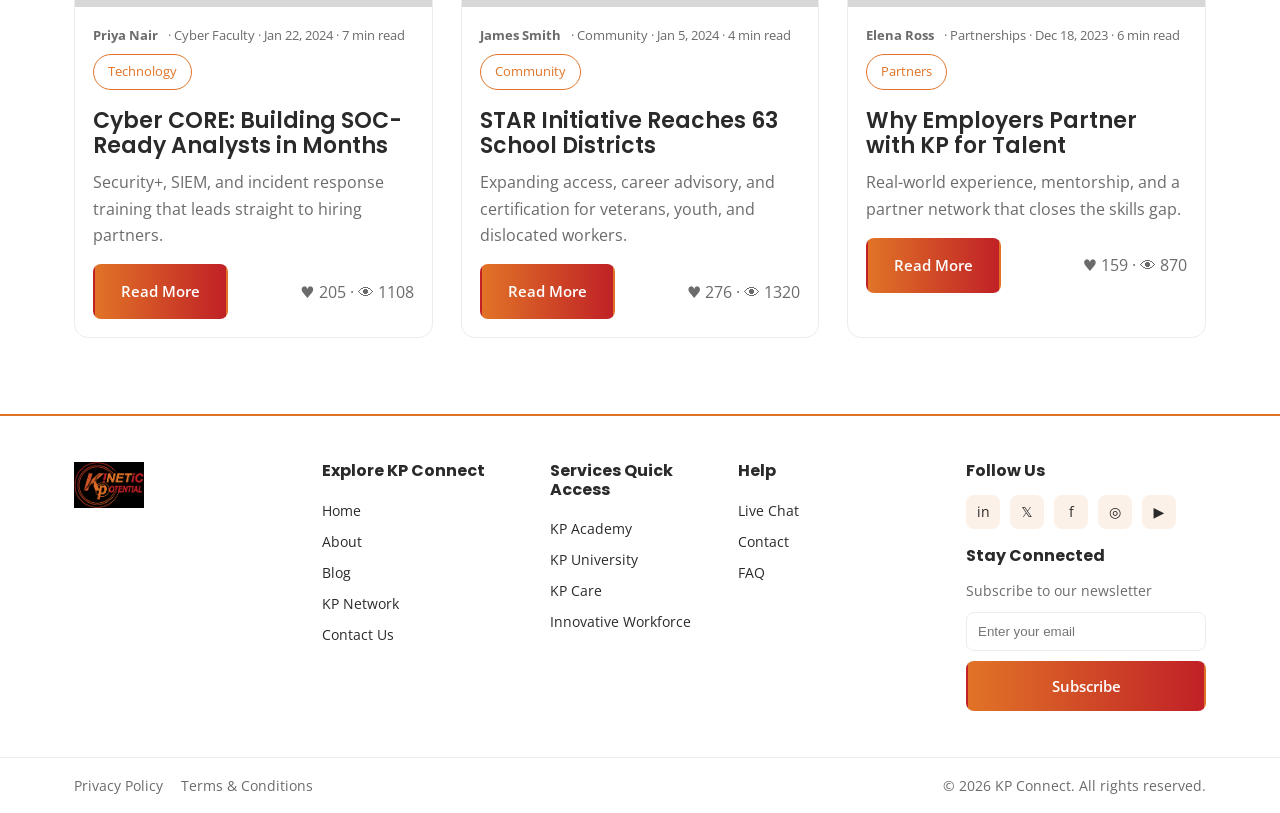
<file: blog.html>
<!DOCTYPE html>
<html lang="en">
<head>
<meta charset="utf-8">
<meta name="viewport" content="width=device-width, initial-scale=1">
<title>KP Connect — Blog</title>
<meta name="description" content="KP Connect blog: success stories, education, technology, community, and workforce development.">
<!-- PAGE: Blog listing. Category chips + search + blog cards (Drupal: a View). -->
<link rel="preconnect" href="https://fonts.googleapis.com">
<link rel="preconnect" href="https://fonts.gstatic.com" crossorigin>
<link href="https://fonts.googleapis.com/css2?family=Poppins:wght@500;600;700;800&family=Open+Sans:wght@400;600;700&display=swap" rel="stylesheet">
<link rel="stylesheet" href="css/tokens.css">
<link rel="stylesheet" href="css/base.css">
<link rel="stylesheet" href="css/blocks.css">
<link rel="stylesheet" href="css/pages.css">
</head>
<body>
<a class="skip-link" href="#main">Skip to content</a>

<!-- BLOCK: configurator — REVIEW AID ONLY. -->
<div class="configurator" role="region" aria-label="Mock configurator (review aid)">
  <div class="wrap">
    <strong>Configurator</strong>
    <div class="cfg-group"><span>Accent</span>
      <button data-set="version" data-val="a" class="on">Orange</button>
      <button data-set="version" data-val="b">Red</button></div>
    <div class="cfg-group"><span>Density</span>
      <button data-set="density" data-val="light" class="on">Light</button>
      <button data-set="density" data-val="dense">Dense</button></div>
    <span class="cfg-note">live toggles — review aid only</span>
  </div>
</div>

<!-- BLOCK: site header (CHROME → Drupal region) -->
<header class="site-header">
  <div class="wrap">
    <a class="site-header__logo" href="index.html"><img src="assets/logo.png" alt="Kinetic Potential — KP Connect"></a>
    <button class="nav-toggle" aria-controls="site-nav" aria-expanded="false" aria-label="Toggle menu">&#9776;</button>
    <nav class="site-nav" id="site-nav" aria-label="Main">
      <a href="index.html">Home</a>
      <a href="about.html">About</a>
      <a href="services.html" class="has-caret">Services</a>
      <a href="blog.html" class="is-active">Blog</a>
      <a href="contact.html">Contact Us</a>
    </nav>
  </div>
</header>

<main id="main">

  <!-- BLOCK: page hero -->
  <section class="page-hero"><h1>KP Blog</h1><p>Stories, insights, and updates from across the KP Connect ecosystem.</p></section>

  <!-- BLOCK: blog filters + search -->
  <section class="section" style="padding-bottom:0"><div class="wrap">
    <!-- [STUB] category filter is visual in the mock; Drupal View does real filtering -->
    <div class="chips" style="justify-content:center">
      <span class="chip on">All</span><span class="chip">Success Stories</span><span class="chip">Education</span>
      <span class="chip">Technology</span><span class="chip">Community</span><span class="chip">Workforce Development</span><span class="chip">Partners</span>
    </div>
    <div class="form-card" style="max-width:640px;margin:8px auto 0;padding:8px">
      <input type="search" placeholder="Search articles…" aria-label="Search articles" style="width:100%;border:0;padding:12px">
    </div>
  </div></section>

  <!-- BLOCK: blog grid (ONE card component, view-driven) -->
  <section class="section"><div class="wrap">
    <div class="blog-grid">
      <article class="blog-card"><div class="blog-card__thumb"></div><div class="blog-card__body">
        <div class="blog-card__meta"><strong>Sarah Chen</strong> · Education Director · Mar 15, 2024 · 8 min read</div>
        <div class="chips"><span class="chip">Education</span></div>
        <h3>KP Reinvents After-School Program for the Digital Age</h3>
        <p class="muted">How KP Scholars is blending academic enrichment with real digital skills for the next generation.</p>
        <div style="display:flex;justify-content:space-between;align-items:center;margin-top:12px">
          <a class="btn btn--primary" href="#">Read More</a><span class="muted">♥ 234 · 👁 1205</span></div>
      </div></article>

      <article class="blog-card"><div class="blog-card__thumb"></div><div class="blog-card__body">
        <div class="blog-card__meta"><strong>Marcus Lee</strong> · Workforce Lead · Feb 28, 2024 · 6 min read</div>
        <div class="chips"><span class="chip">Workforce Development</span></div>
        <h3>Inside the Talent Supply Chain: From Scout to Executive</h3>
        <p class="muted">A look at how demand-driven workforce development moves people along a clear career pathway.</p>
        <div style="display:flex;justify-content:space-between;align-items:center;margin-top:12px">
          <a class="btn btn--primary" href="#">Read More</a><span class="muted">♥ 188 · 👁 942</span></div>
      </div></article>

      <article class="blog-card"><div class="blog-card__thumb"></div><div class="blog-card__body">
        <div class="blog-card__meta"><strong>Dana Cruz</strong> · Partnerships · Feb 10, 2024 · 5 min read</div>
        <div class="chips"><span class="chip">Success Stories</span></div>
        <h3>Ascend Legacy Academy: A Technology Modernization Story</h3>
        <p class="muted">How a $15K modernization grant plus KP Network membership transformed a small nonprofit.</p>
        <div style="display:flex;justify-content:space-between;align-items:center;margin-top:12px">
          <a class="btn btn--primary" href="#">Read More</a><span class="muted">♥ 312 · 👁 1540</span></div>
      </div></article>

      <article class="blog-card"><div class="blog-card__thumb"></div><div class="blog-card__body">
        <div class="blog-card__meta"><strong>Priya Nair</strong> · Cyber Faculty · Jan 22, 2024 · 7 min read</div>
        <div class="chips"><span class="chip">Technology</span></div>
        <h3>Cyber CORE: Building SOC-Ready Analysts in Months</h3>
        <p class="muted">Security+, SIEM, and incident response training that leads straight to hiring partners.</p>
        <div style="display:flex;justify-content:space-between;align-items:center;margin-top:12px">
          <a class="btn btn--primary" href="#">Read More</a><span class="muted">♥ 205 · 👁 1108</span></div>
      </div></article>

      <article class="blog-card"><div class="blog-card__thumb"></div><div class="blog-card__body">
        <div class="blog-card__meta"><strong>James Smith</strong> · Community · Jan 5, 2024 · 4 min read</div>
        <div class="chips"><span class="chip">Community</span></div>
        <h3>STAR Initiative Reaches 63 School Districts</h3>
        <p class="muted">Expanding access, career advisory, and certification for veterans, youth, and dislocated workers.</p>
        <div style="display:flex;justify-content:space-between;align-items:center;margin-top:12px">
          <a class="btn btn--primary" href="#">Read More</a><span class="muted">♥ 276 · 👁 1320</span></div>
      </div></article>

      <article class="blog-card"><div class="blog-card__thumb"></div><div class="blog-card__body">
        <div class="blog-card__meta"><strong>Elena Ross</strong> · Partnerships · Dec 18, 2023 · 6 min read</div>
        <div class="chips"><span class="chip">Partners</span></div>
        <h3>Why Employers Partner with KP for Talent</h3>
        <p class="muted">Real-world experience, mentorship, and a partner network that closes the skills gap.</p>
        <div style="display:flex;justify-content:space-between;align-items:center;margin-top:12px">
          <a class="btn btn--primary" href="#">Read More</a><span class="muted">♥ 159 · 👁 870</span></div>
      </div></article>
    </div>
  </div></section>

</main>

<!-- BLOCK: site footer (CHROME → Drupal region) -->
<footer class="site-footer">
  <div class="wrap">
    <div class="site-footer__brand"><img src="assets/logo.png" alt="KP Connect"></div>
    <div><h4>Explore KP Connect</h4>
      <a href="index.html">Home</a><a href="about.html">About</a><a href="blog.html">Blog</a><a href="kp-network.html">KP Network</a><a href="contact.html">Contact Us</a></div>
    <div><h4>Services Quick Access</h4>
      <a href="services.html">KP Academy</a><a href="services.html">KP University</a><a href="services.html">KP Care</a><a href="services.html">Innovative Workforce</a></div>
    <div><h4>Help</h4>
      <a href="contact.html">Live Chat</a><a href="contact.html">Contact</a><a href="#">FAQ</a></div>
    <div>
      <h4>Follow Us</h4>
      <div class="social"><a href="#" aria-label="LinkedIn">in</a><a href="#" aria-label="Twitter">𝕏</a><a href="#" aria-label="Facebook">f</a><a href="#" aria-label="Instagram">◎</a><a href="#" aria-label="YouTube">▶</a></div>
      <h4 style="margin-top:18px">Stay Connected</h4>
      <p class="muted" style="margin:0 0 10px">Subscribe to our newsletter</p>
      <div class="newsletter"><label class="visually-hidden" for="nl-email">Email</label>
        <input id="nl-email" type="email" placeholder="Enter your email">
        <button class="btn btn--primary" type="button" style="width:100%">Subscribe</button></div>
    </div>
  </div>
  <div class="site-footer__bar"><div class="wrap">
    <span><a href="#">Privacy Policy</a><a href="#">Terms &amp; Conditions</a></span>
    <span class="muted">© <span id="yr"></span> KP Connect. All rights reserved.</span>
  </div></div>
</footer>

<script src="js/configurator.js"></script>
<script>document.getElementById("yr").textContent = new Date().getFullYear();</script>
</body>
</html>
</file>
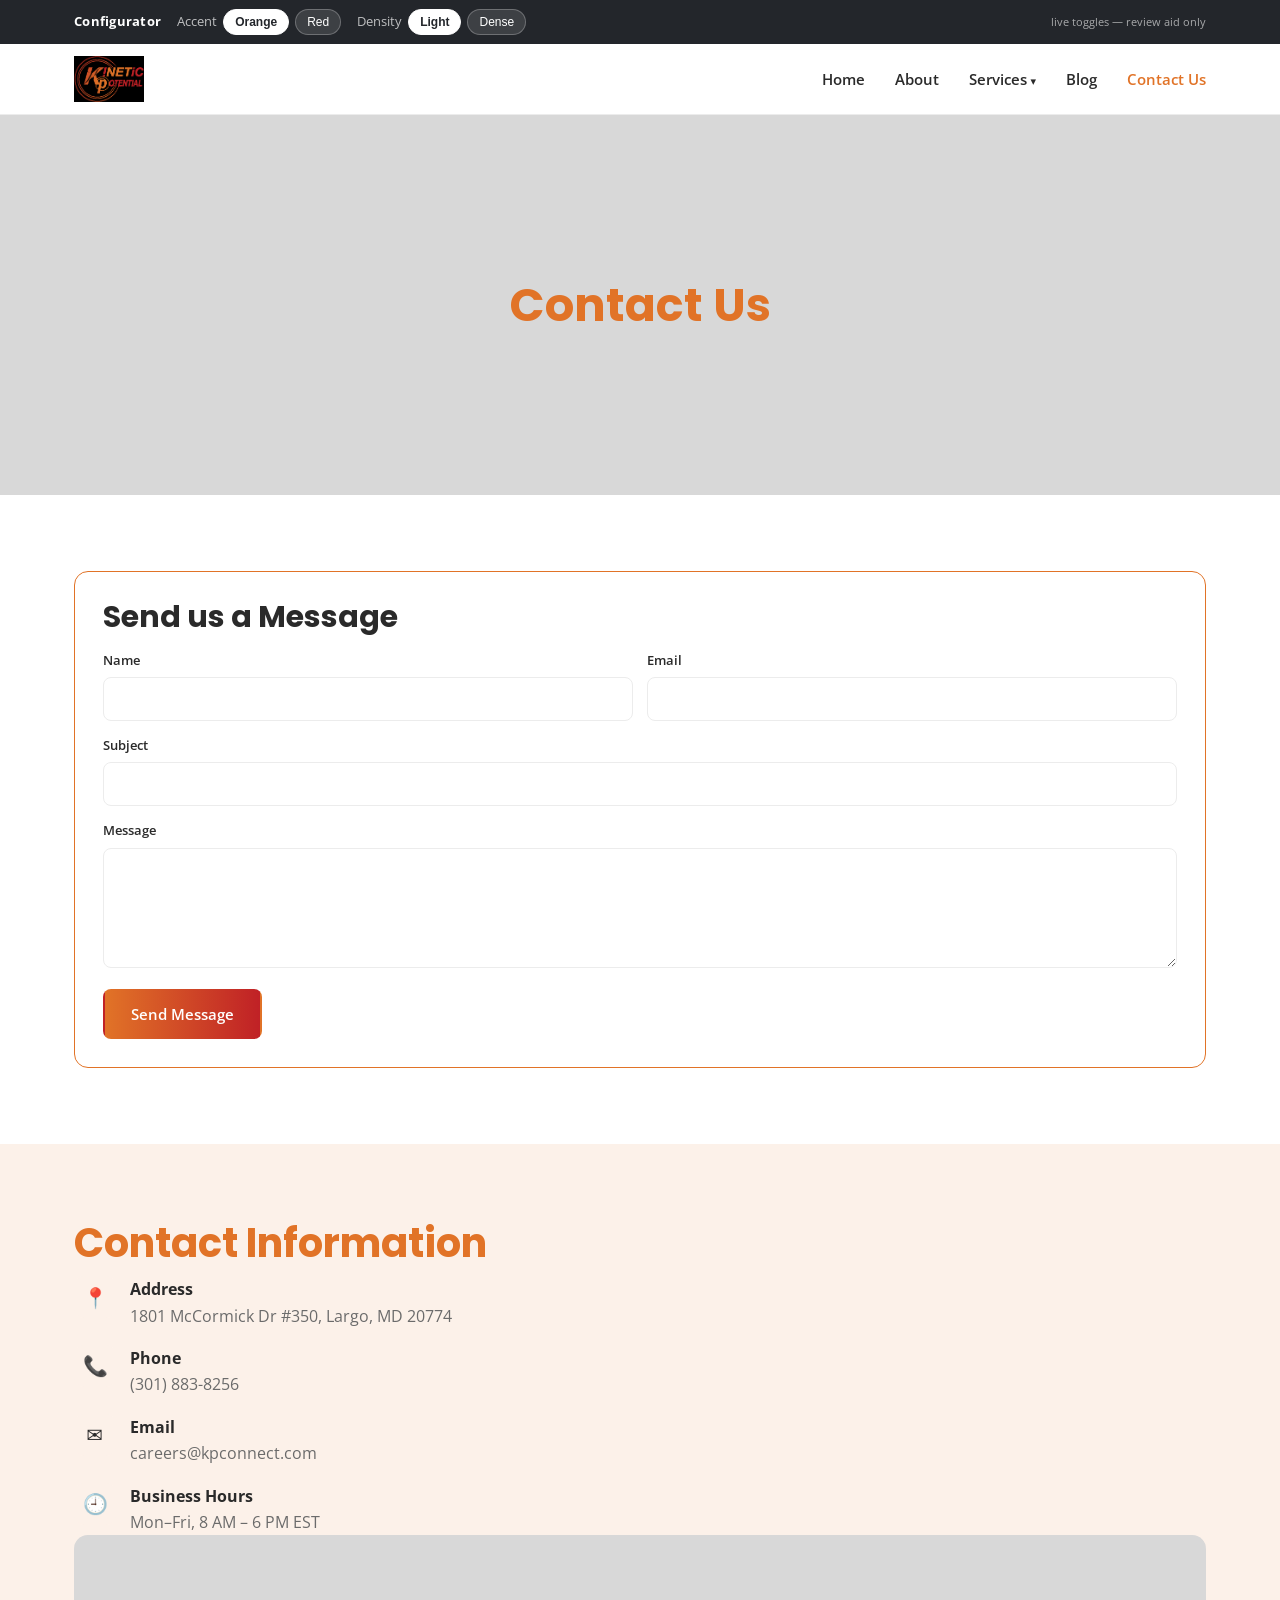
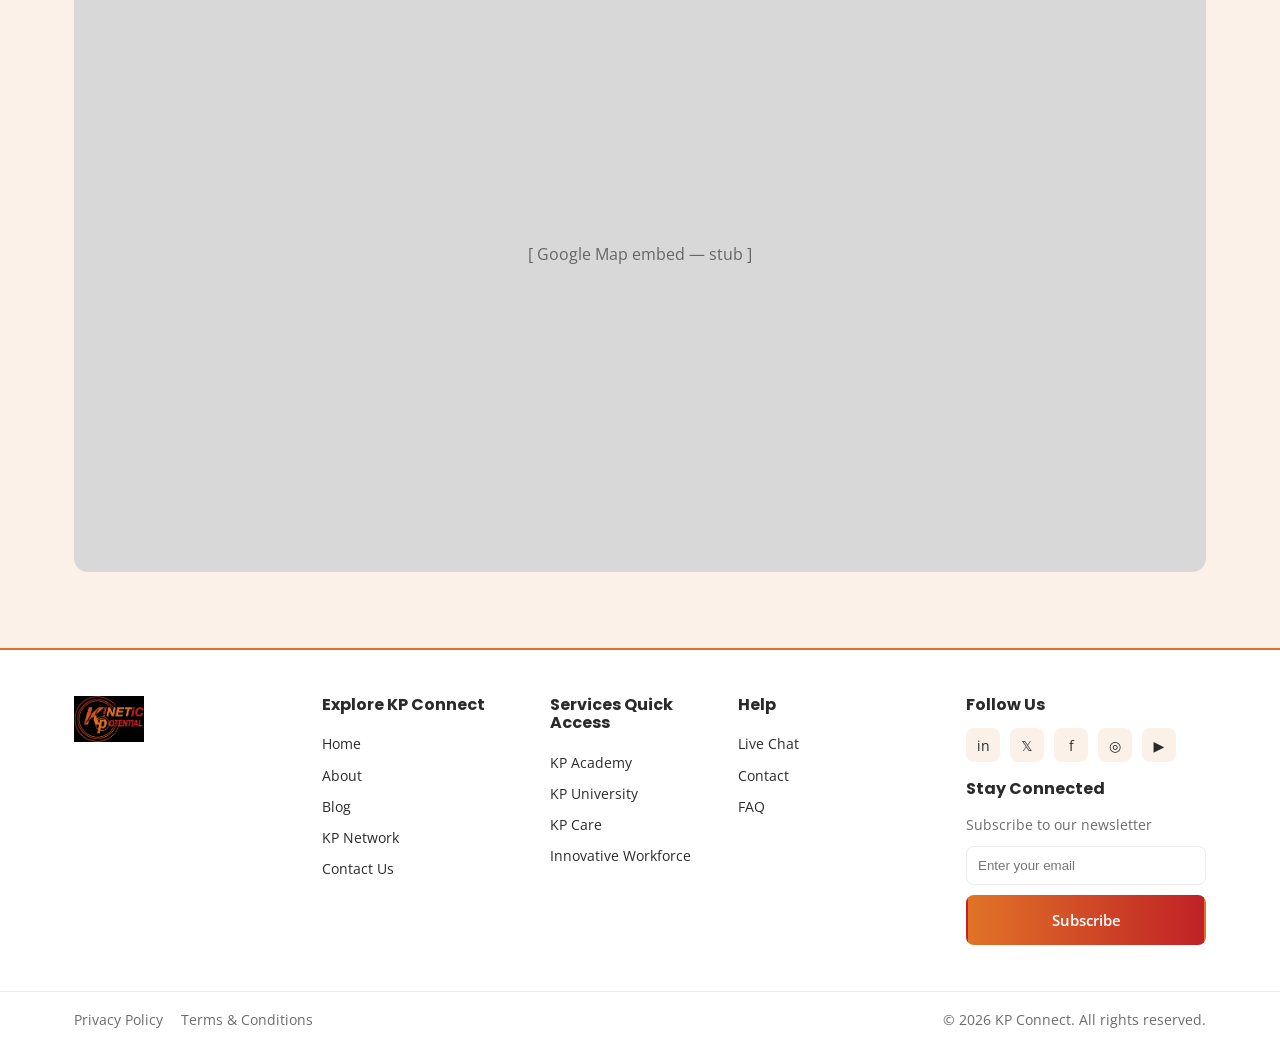
<file: contact.html>
<!DOCTYPE html>
<html lang="en">
<head>
<meta charset="utf-8">
<meta name="viewport" content="width=device-width, initial-scale=1">
<title>KP Connect — Contact Us</title>
<meta name="description" content="Contact KP Connect — send a message or reach us by phone, email, or mail.">
<!-- PAGE: Contact. Message form + contact details + map. Form is visual (no backend). -->
<link rel="preconnect" href="https://fonts.googleapis.com">
<link rel="preconnect" href="https://fonts.gstatic.com" crossorigin>
<link href="https://fonts.googleapis.com/css2?family=Poppins:wght@500;600;700;800&family=Open+Sans:wght@400;600;700&display=swap" rel="stylesheet">
<link rel="stylesheet" href="css/tokens.css">
<link rel="stylesheet" href="css/base.css">
<link rel="stylesheet" href="css/blocks.css">
<link rel="stylesheet" href="css/pages.css">
</head>
<body>
<a class="skip-link" href="#main">Skip to content</a>

<!-- BLOCK: configurator — REVIEW AID ONLY. -->
<div class="configurator" role="region" aria-label="Mock configurator (review aid)">
  <div class="wrap">
    <strong>Configurator</strong>
    <div class="cfg-group"><span>Accent</span>
      <button data-set="version" data-val="a" class="on">Orange</button>
      <button data-set="version" data-val="b">Red</button></div>
    <div class="cfg-group"><span>Density</span>
      <button data-set="density" data-val="light" class="on">Light</button>
      <button data-set="density" data-val="dense">Dense</button></div>
    <span class="cfg-note">live toggles — review aid only</span>
  </div>
</div>

<!-- BLOCK: site header (CHROME → Drupal region) -->
<header class="site-header">
  <div class="wrap">
    <a class="site-header__logo" href="index.html"><img src="assets/logo.png" alt="Kinetic Potential — KP Connect"></a>
    <button class="nav-toggle" aria-controls="site-nav" aria-expanded="false" aria-label="Toggle menu">&#9776;</button>
    <nav class="site-nav" id="site-nav" aria-label="Main">
      <a href="index.html">Home</a>
      <a href="about.html">About</a>
      <a href="services.html" class="has-caret">Services</a>
      <a href="blog.html">Blog</a>
      <a href="contact.html" class="is-active">Contact Us</a>
    </nav>
  </div>
</header>

<main id="main">

  <!-- BLOCK: page hero -->
  <section class="page-hero"><h1>Contact Us</h1></section>

  <!-- BLOCK: contact form -->
  <section class="section"><div class="wrap">
    <form class="form-card" onsubmit="return false">
      <h2 style="color:var(--ink)">Send us a Message</h2>
      <div class="form-row two">
        <div class="field"><label for="c-name">Name</label><input id="c-name" type="text"></div>
        <div class="field"><label for="c-email">Email</label><input id="c-email" type="email"></div>
      </div>
      <div class="form-row"><div class="field"><label for="c-subject">Subject</label><input id="c-subject" type="text"></div></div>
      <div class="form-row"><div class="field"><label for="c-msg">Message</label><textarea id="c-msg"></textarea></div></div>
      <button class="btn btn--primary" type="submit">Send Message</button>
    </form>
  </div></section>

  <!-- BLOCK: contact information + map -->
  <section class="section section--peach">
    <div class="wrap nationwide">
      <div>
        <h2 class="section-title">Contact Information</h2>
        <div class="info-tiles">
          <div class="info-tile"><span class="ic">📍</span><div><strong>Address</strong><br><span class="muted">1801 McCormick Dr #350, Largo, MD 20774</span></div></div>
          <div class="info-tile"><span class="ic">📞</span><div><strong>Phone</strong><br><span class="muted">(301) 883-8256</span></div></div>
          <div class="info-tile"><span class="ic">✉️</span><div><strong>Email</strong><br><span class="muted">careers@kpconnect.com</span></div></div>
          <div class="info-tile"><span class="ic">🕘</span><div><strong>Business Hours</strong><br><span class="muted">Mon–Fri, 8 AM – 6 PM EST</span></div></div>
        </div>
      </div>
      <div class="map-embed">[ Google Map embed — stub ]</div>
    </div>
  </section>

</main>

<!-- BLOCK: site footer (CHROME → Drupal region) -->
<footer class="site-footer">
  <div class="wrap">
    <div class="site-footer__brand"><img src="assets/logo.png" alt="KP Connect"></div>
    <div><h4>Explore KP Connect</h4>
      <a href="index.html">Home</a><a href="about.html">About</a><a href="blog.html">Blog</a><a href="kp-network.html">KP Network</a><a href="contact.html">Contact Us</a></div>
    <div><h4>Services Quick Access</h4>
      <a href="services.html">KP Academy</a><a href="services.html">KP University</a><a href="services.html">KP Care</a><a href="services.html">Innovative Workforce</a></div>
    <div><h4>Help</h4>
      <a href="contact.html">Live Chat</a><a href="contact.html">Contact</a><a href="#">FAQ</a></div>
    <div>
      <h4>Follow Us</h4>
      <div class="social"><a href="#" aria-label="LinkedIn">in</a><a href="#" aria-label="Twitter">𝕏</a><a href="#" aria-label="Facebook">f</a><a href="#" aria-label="Instagram">◎</a><a href="#" aria-label="YouTube">▶</a></div>
      <h4 style="margin-top:18px">Stay Connected</h4>
      <p class="muted" style="margin:0 0 10px">Subscribe to our newsletter</p>
      <div class="newsletter"><label class="visually-hidden" for="nl-email">Email</label>
        <input id="nl-email" type="email" placeholder="Enter your email">
        <button class="btn btn--primary" type="button" style="width:100%">Subscribe</button></div>
    </div>
  </div>
  <div class="site-footer__bar"><div class="wrap">
    <span><a href="#">Privacy Policy</a><a href="#">Terms &amp; Conditions</a></span>
    <span class="muted">© <span id="yr"></span> KP Connect. All rights reserved.</span>
  </div></div>
</footer>

<script src="js/configurator.js"></script>
<script>document.getElementById("yr").textContent = new Date().getFullYear();</script>
</body>
</html>
</file>
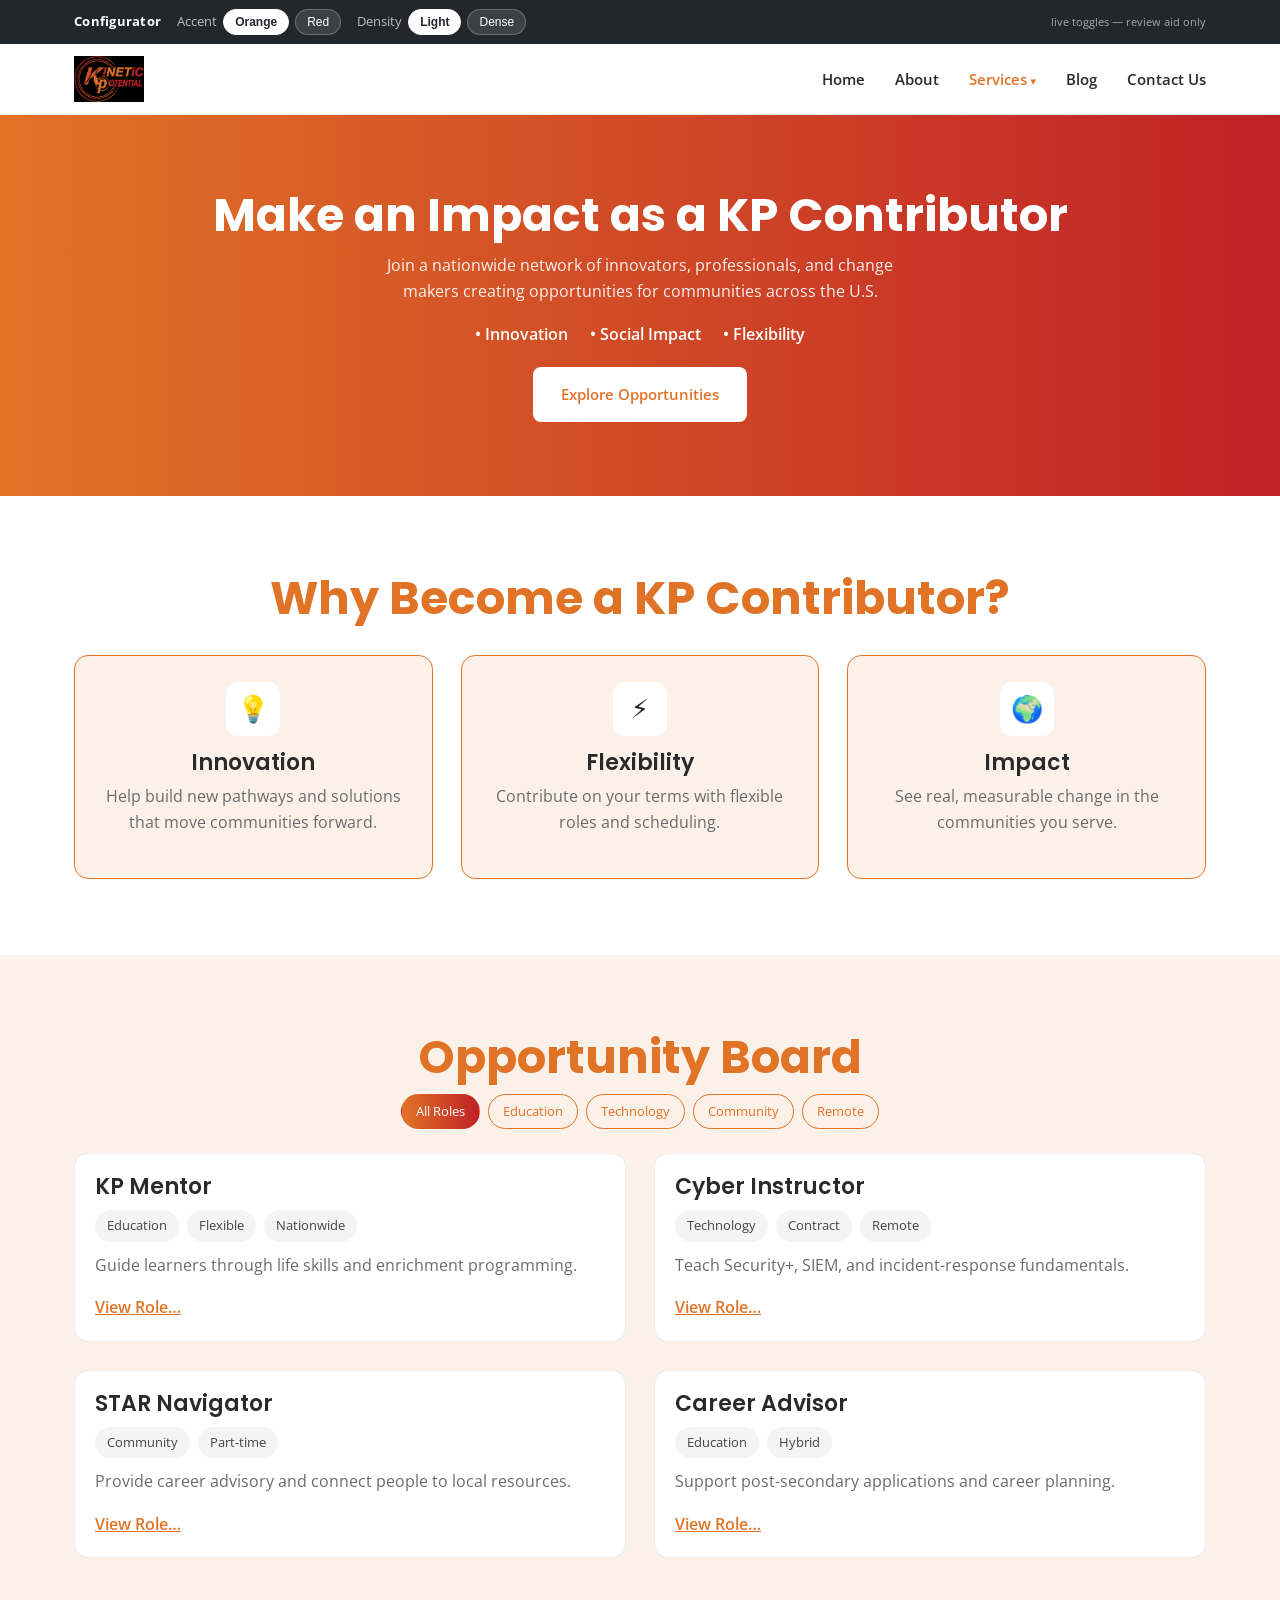
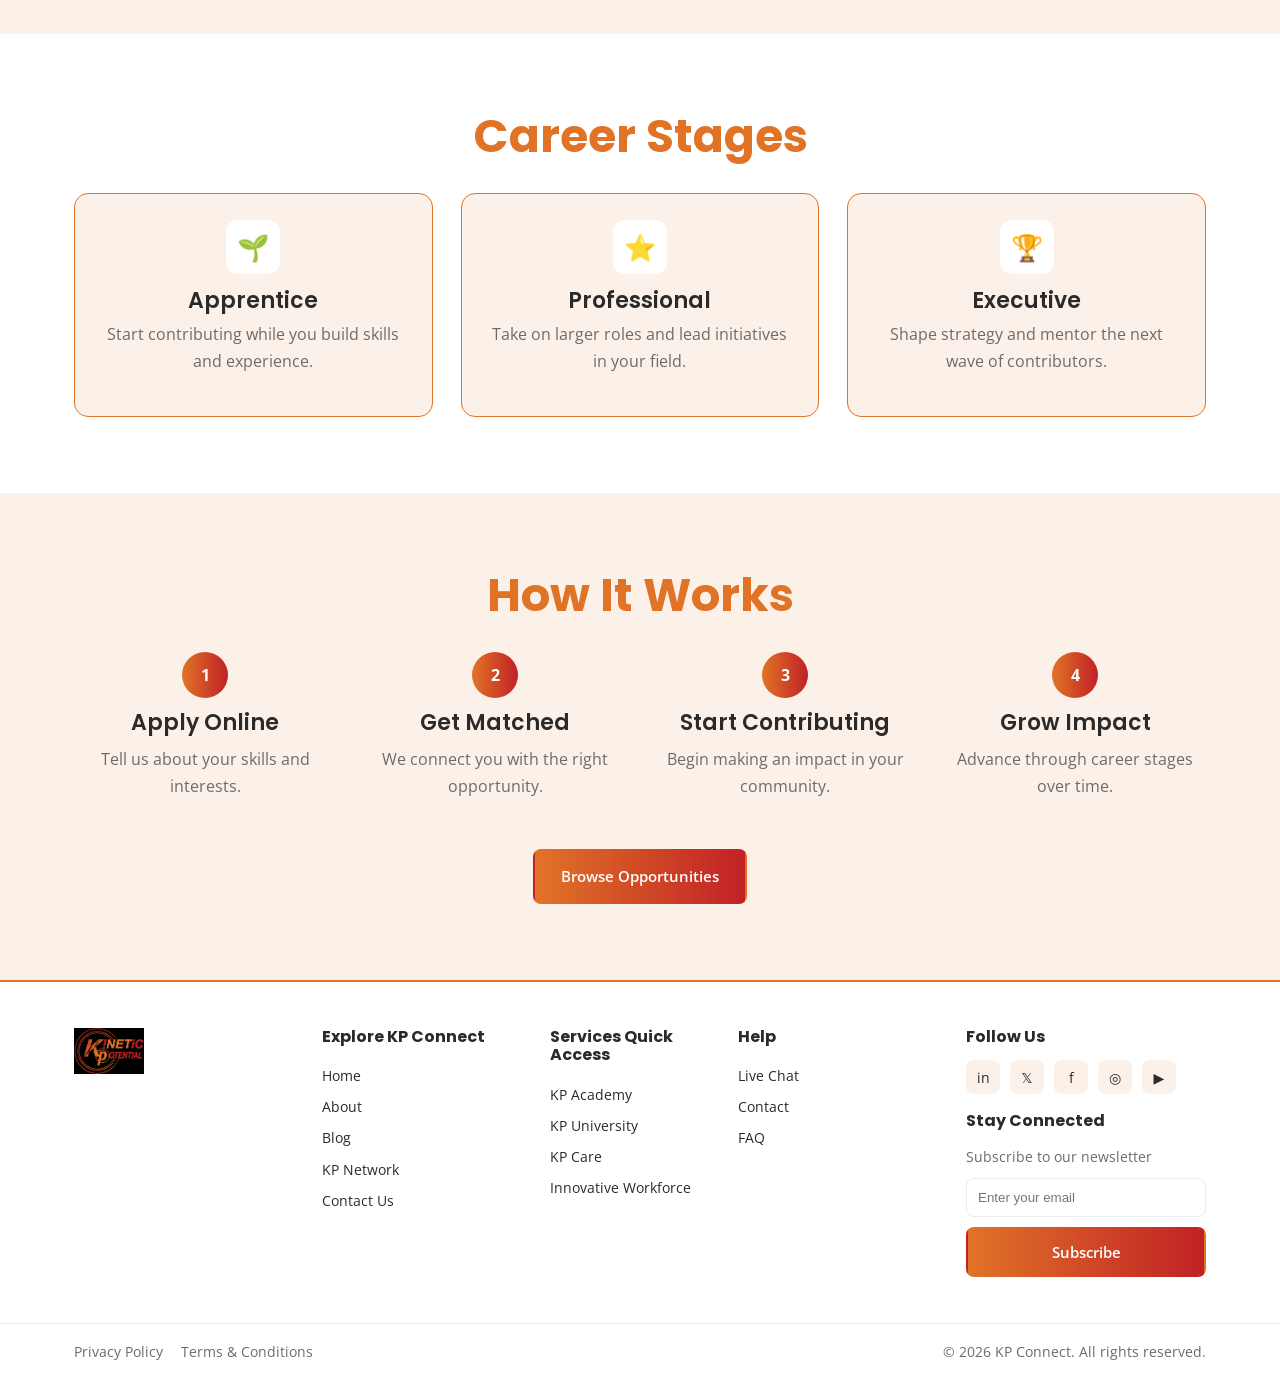
<file: kp-contributor.html>
<!DOCTYPE html>
<html lang="en">
<head>
<meta charset="utf-8">
<meta name="viewport" content="width=device-width, initial-scale=1">
<title>KP Connect — KP Contributor</title>
<meta name="description" content="Make an impact as a KP Contributor — join a nationwide network of innovators and professionals.">
<!-- PAGE: KP Contributor. Gradient hero, value props, job board, career stages, process. -->
<link rel="preconnect" href="https://fonts.googleapis.com">
<link rel="preconnect" href="https://fonts.gstatic.com" crossorigin>
<link href="https://fonts.googleapis.com/css2?family=Poppins:wght@500;600;700;800&family=Open+Sans:wght@400;600;700&display=swap" rel="stylesheet">
<link rel="stylesheet" href="css/tokens.css">
<link rel="stylesheet" href="css/base.css">
<link rel="stylesheet" href="css/blocks.css">
<link rel="stylesheet" href="css/pages.css">
</head>
<body>
<a class="skip-link" href="#main">Skip to content</a>

<div class="configurator" role="region" aria-label="Mock configurator (review aid)">
  <div class="wrap">
    <strong>Configurator</strong>
    <div class="cfg-group"><span>Accent</span>
      <button data-set="version" data-val="a" class="on">Orange</button>
      <button data-set="version" data-val="b">Red</button></div>
    <div class="cfg-group"><span>Density</span>
      <button data-set="density" data-val="light" class="on">Light</button>
      <button data-set="density" data-val="dense">Dense</button></div>
    <span class="cfg-note">live toggles — review aid only</span>
  </div>
</div>

<header class="site-header">
  <div class="wrap">
    <a class="site-header__logo" href="index.html"><img src="assets/logo.png" alt="Kinetic Potential — KP Connect"></a>
    <button class="nav-toggle" aria-controls="site-nav" aria-expanded="false" aria-label="Toggle menu">&#9776;</button>
    <nav class="site-nav" id="site-nav" aria-label="Main">
      <a href="index.html">Home</a><a href="about.html">About</a>
      <a href="services.html" class="has-caret is-active">Services</a>
      <a href="blog.html">Blog</a><a href="contact.html">Contact Us</a>
    </nav>
  </div>
</header>

<main id="main">

  <!-- BLOCK: gradient hero -->
  <section class="hero-gradient">
    <h1>Make an Impact as a KP Contributor</h1>
    <p class="sub">Join a nationwide network of innovators, professionals, and change makers creating opportunities for communities across the U.S.</p>
    <div class="pills"><span>• Innovation</span><span>• Social Impact</span><span>• Flexibility</span></div>
    <a class="btn btn--primary" href="#">Explore Opportunities</a>
  </section>

  <!-- BLOCK: value proposition -->
  <section class="section"><div class="wrap">
    <h2 class="section-title center-text">Why Become a KP Contributor?</h2>
    <div class="feature-cards">
      <article class="feature-card"><div class="ic">💡</div><h3>Innovation</h3><p class="muted">Help build new pathways and solutions that move communities forward.</p></article>
      <article class="feature-card"><div class="ic">⚡</div><h3>Flexibility</h3><p class="muted">Contribute on your terms with flexible roles and scheduling.</p></article>
      <article class="feature-card"><div class="ic">🌍</div><h3>Impact</h3><p class="muted">See real, measurable change in the communities you serve.</p></article>
    </div>
  </div></section>

  <!-- BLOCK: job board -->
  <section class="section section--peach"><div class="wrap">
    <h2 class="section-title center-text">Opportunity Board</h2>
    <!-- [STUB] job board is a Drupal View (search, filters, location) -->
    <div class="chips" style="justify-content:center">
      <span class="chip on">All Roles</span><span class="chip">Education</span><span class="chip">Technology</span><span class="chip">Community</span><span class="chip">Remote</span>
    </div>
    <div class="job-grid">
      <article class="job-card"><h3>KP Mentor</h3><div class="job-card__tags"><span class="tag">Education</span><span class="tag">Flexible</span><span class="tag">Nationwide</span></div><p class="muted">Guide learners through life skills and enrichment programming.</p><a class="link-more" href="#">View Role…</a></article>
      <article class="job-card"><h3>Cyber Instructor</h3><div class="job-card__tags"><span class="tag">Technology</span><span class="tag">Contract</span><span class="tag">Remote</span></div><p class="muted">Teach Security+, SIEM, and incident-response fundamentals.</p><a class="link-more" href="#">View Role…</a></article>
      <article class="job-card"><h3>STAR Navigator</h3><div class="job-card__tags"><span class="tag">Community</span><span class="tag">Part-time</span></div><p class="muted">Provide career advisory and connect people to local resources.</p><a class="link-more" href="#">View Role…</a></article>
      <article class="job-card"><h3>Career Advisor</h3><div class="job-card__tags"><span class="tag">Education</span><span class="tag">Hybrid</span></div><p class="muted">Support post-secondary applications and career planning.</p><a class="link-more" href="#">View Role…</a></article>
    </div>
  </div></section>

  <!-- BLOCK: career stages -->
  <section class="section"><div class="wrap">
    <h2 class="section-title center-text">Career Stages</h2>
    <div class="feature-cards">
      <article class="feature-card"><div class="ic">🌱</div><h3>Apprentice</h3><p class="muted">Start contributing while you build skills and experience.</p></article>
      <article class="feature-card"><div class="ic">⭐</div><h3>Professional</h3><p class="muted">Take on larger roles and lead initiatives in your field.</p></article>
      <article class="feature-card"><div class="ic">🏆</div><h3>Executive</h3><p class="muted">Shape strategy and mentor the next wave of contributors.</p></article>
    </div>
  </div></section>

  <!-- BLOCK: process -->
  <section class="section section--peach"><div class="wrap">
    <h2 class="section-title center-text">How It Works</h2>
    <div class="steps">
      <div class="step"><div class="step__n">1</div><h3>Apply Online</h3><p class="muted">Tell us about your skills and interests.</p></div>
      <div class="step"><div class="step__n">2</div><h3>Get Matched</h3><p class="muted">We connect you with the right opportunity.</p></div>
      <div class="step"><div class="step__n">3</div><h3>Start Contributing</h3><p class="muted">Begin making an impact in your community.</p></div>
      <div class="step"><div class="step__n">4</div><h3>Grow Impact</h3><p class="muted">Advance through career stages over time.</p></div>
    </div>
    <div class="center-text" style="margin-top:34px"><a class="btn btn--primary" href="#">Browse Opportunities</a></div>
  </div></section>

</main>

<footer class="site-footer">
  <div class="wrap">
    <div class="site-footer__brand"><img src="assets/logo.png" alt="KP Connect"></div>
    <div><h4>Explore KP Connect</h4>
      <a href="index.html">Home</a><a href="about.html">About</a><a href="blog.html">Blog</a><a href="kp-network.html">KP Network</a><a href="contact.html">Contact Us</a></div>
    <div><h4>Services Quick Access</h4>
      <a href="services.html">KP Academy</a><a href="services.html">KP University</a><a href="services.html">KP Care</a><a href="services.html">Innovative Workforce</a></div>
    <div><h4>Help</h4>
      <a href="contact.html">Live Chat</a><a href="contact.html">Contact</a><a href="#">FAQ</a></div>
    <div>
      <h4>Follow Us</h4>
      <div class="social"><a href="#" aria-label="LinkedIn">in</a><a href="#" aria-label="Twitter">𝕏</a><a href="#" aria-label="Facebook">f</a><a href="#" aria-label="Instagram">◎</a><a href="#" aria-label="YouTube">▶</a></div>
      <h4 style="margin-top:18px">Stay Connected</h4>
      <p class="muted" style="margin:0 0 10px">Subscribe to our newsletter</p>
      <div class="newsletter"><label class="visually-hidden" for="nl-email">Email</label>
        <input id="nl-email" type="email" placeholder="Enter your email">
        <button class="btn btn--primary" type="button" style="width:100%">Subscribe</button></div>
    </div>
  </div>
  <div class="site-footer__bar"><div class="wrap">
    <span><a href="#">Privacy Policy</a><a href="#">Terms &amp; Conditions</a></span>
    <span class="muted">© <span id="yr"></span> KP Connect. All rights reserved.</span>
  </div></div>
</footer>

<script src="js/configurator.js"></script>
<script>document.getElementById("yr").textContent = new Date().getFullYear();</script>
</body>
</html>
</file>
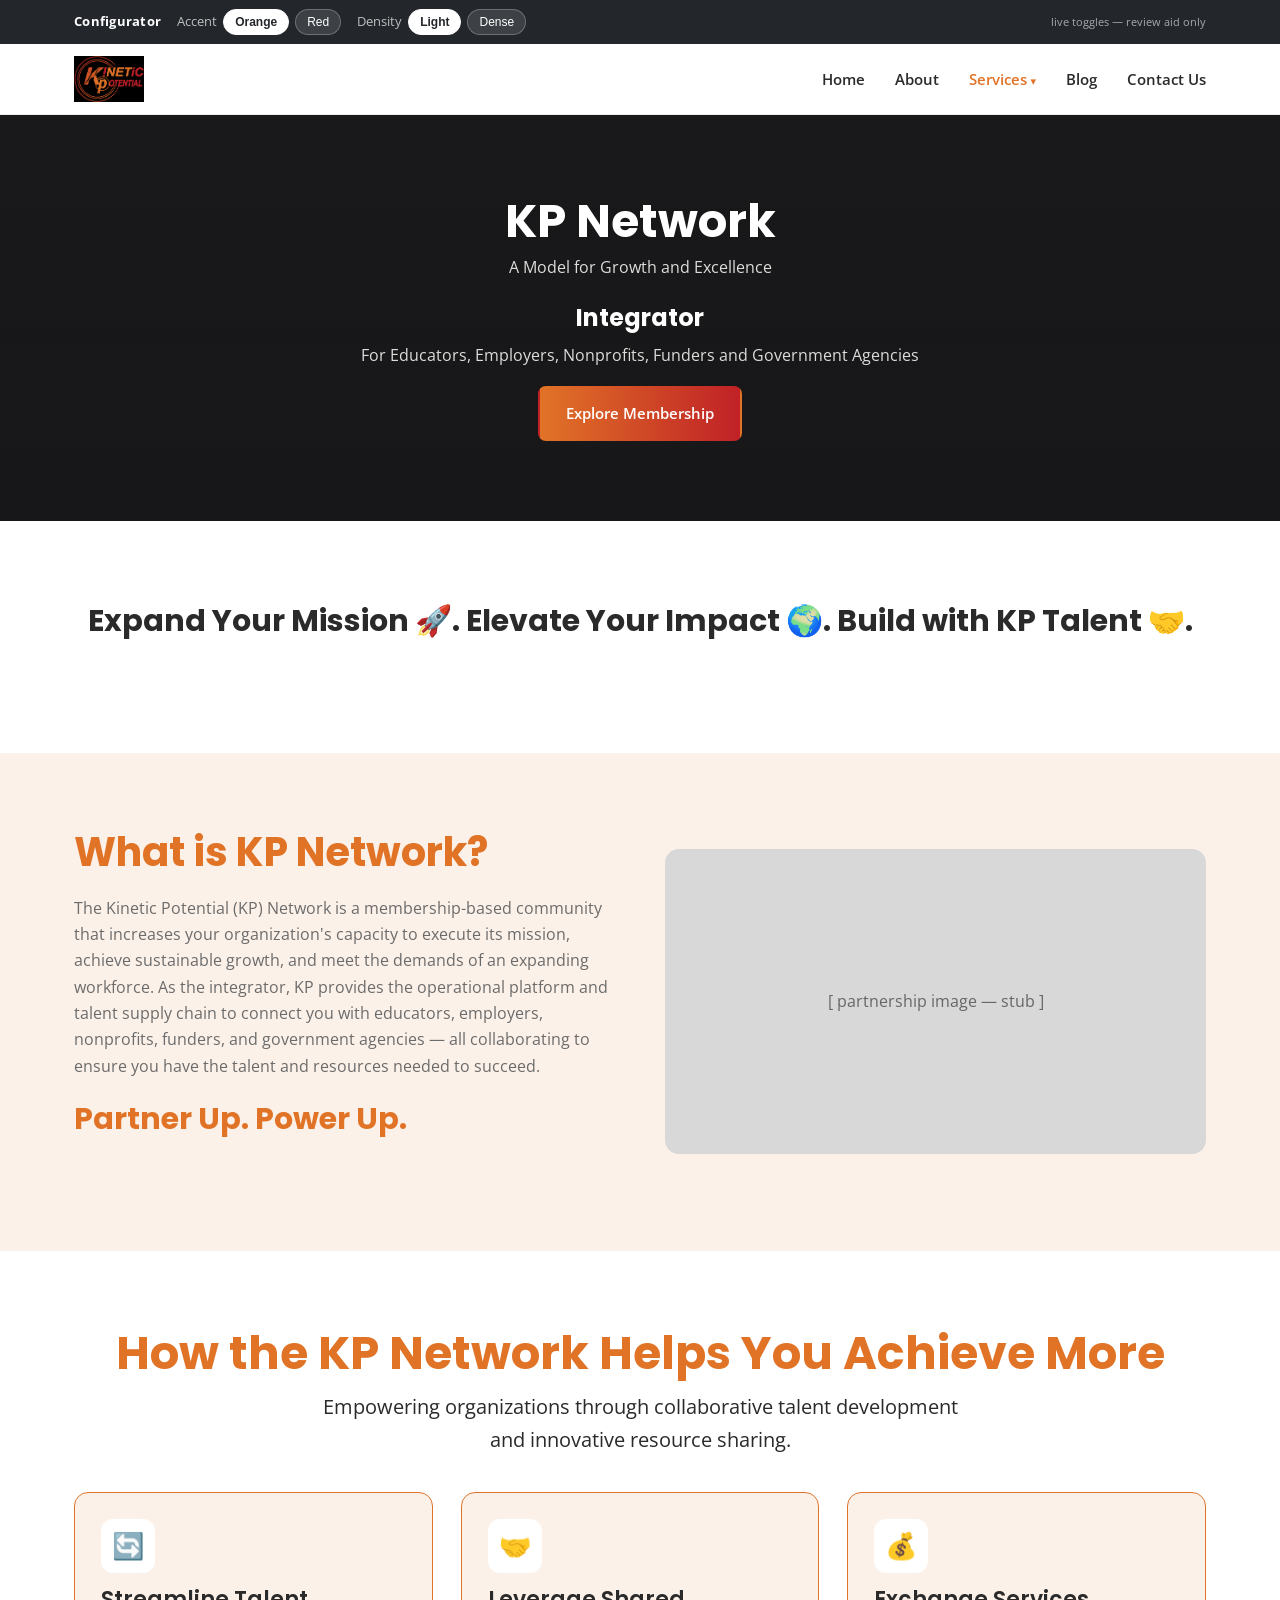
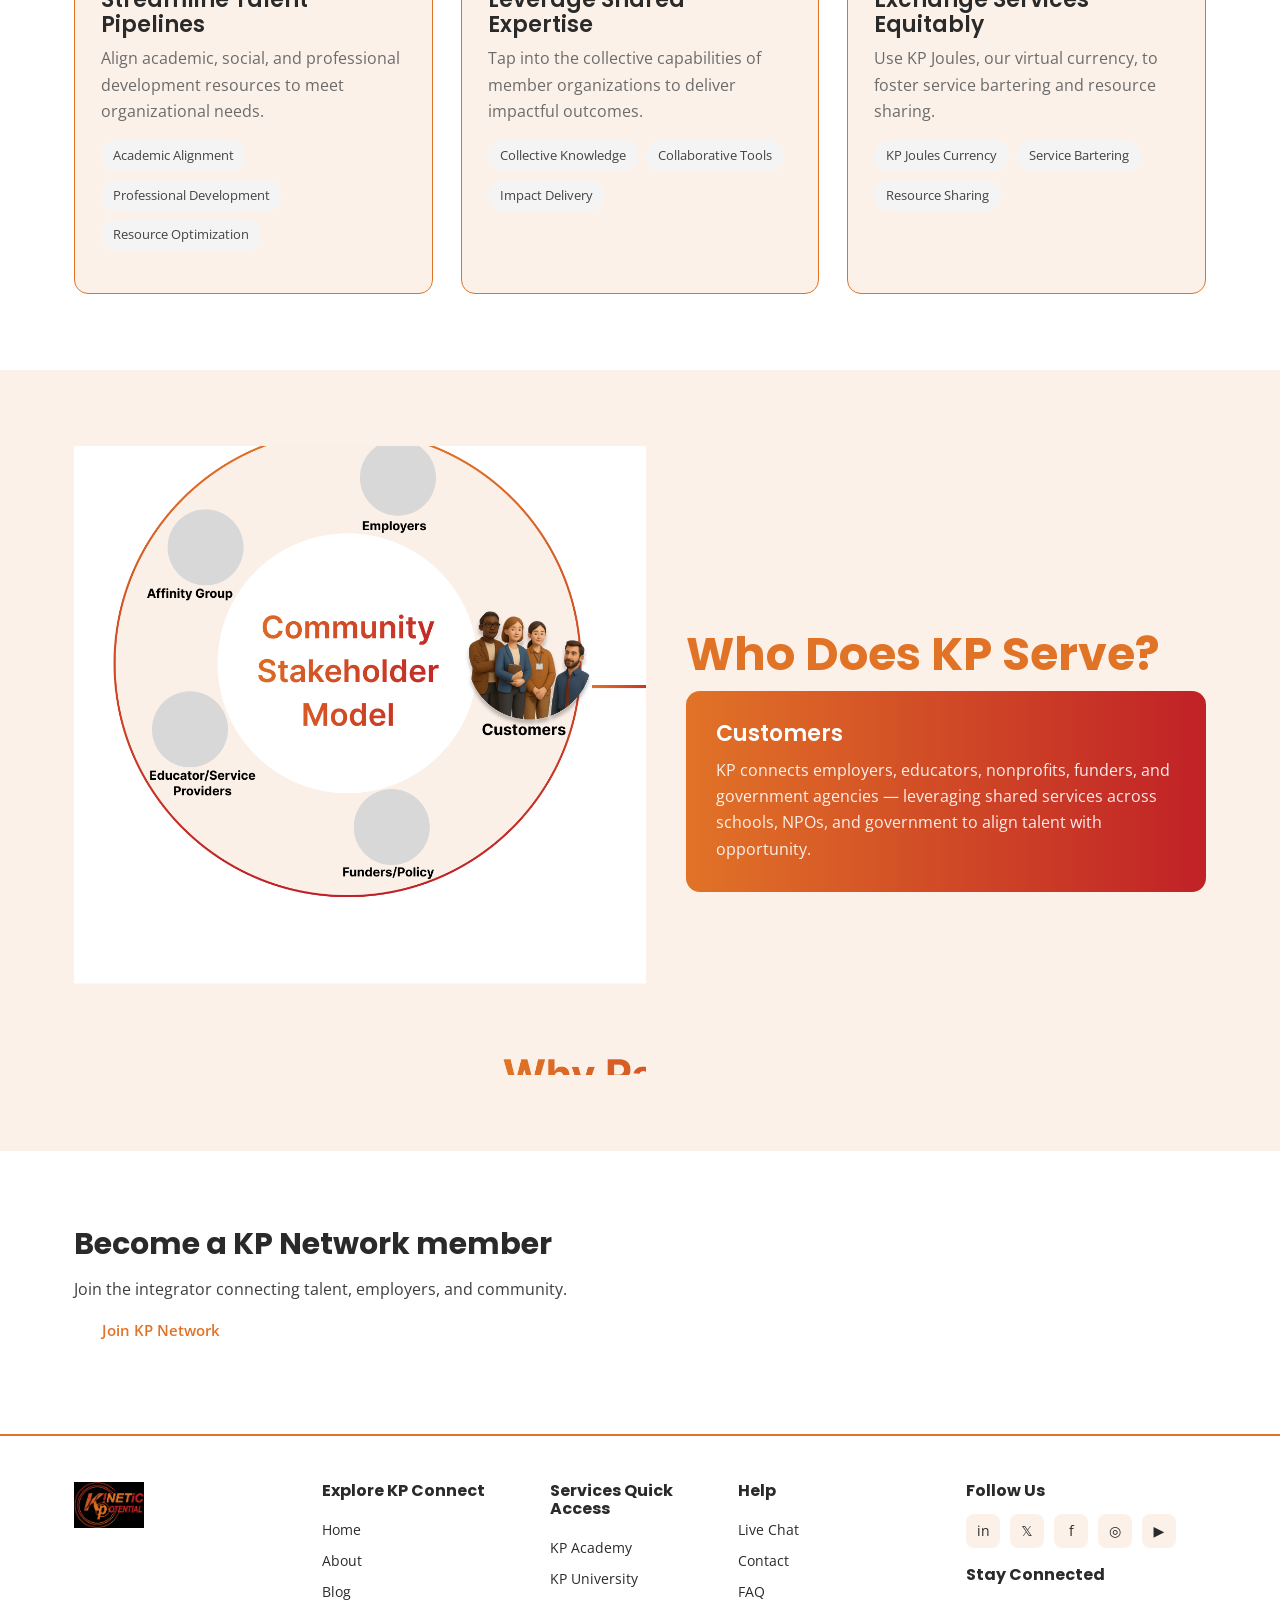
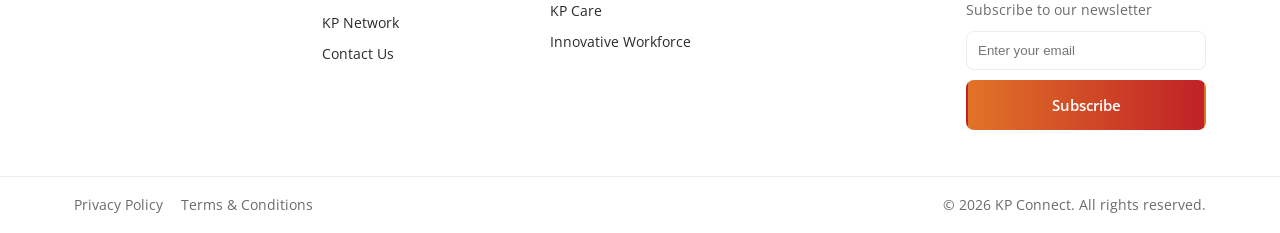
<file: kp-network.html>
<!DOCTYPE html>
<html lang="en">
<head>
<meta charset="utf-8">
<meta name="viewport" content="width=device-width, initial-scale=1">
<title>KP Connect — KP Network</title>
<meta name="description" content="The Kinetic Potential Network: a membership-based community connecting employers, educators, nonprofits, funders, and government agencies.">
<!-- PAGE: KP Network (membership). Dark hero, benefits, community stakeholder model, membership CTA. -->
<link rel="preconnect" href="https://fonts.googleapis.com">
<link rel="preconnect" href="https://fonts.gstatic.com" crossorigin>
<link href="https://fonts.googleapis.com/css2?family=Poppins:wght@500;600;700;800&family=Open+Sans:wght@400;600;700&display=swap" rel="stylesheet">
<link rel="stylesheet" href="css/tokens.css">
<link rel="stylesheet" href="css/base.css">
<link rel="stylesheet" href="css/blocks.css">
<link rel="stylesheet" href="css/pages.css">
</head>
<body>
<a class="skip-link" href="#main">Skip to content</a>

<!-- BLOCK: configurator — REVIEW AID ONLY. -->
<div class="configurator" role="region" aria-label="Mock configurator (review aid)">
  <div class="wrap">
    <strong>Configurator</strong>
    <div class="cfg-group"><span>Accent</span>
      <button data-set="version" data-val="a" class="on">Orange</button>
      <button data-set="version" data-val="b">Red</button></div>
    <div class="cfg-group"><span>Density</span>
      <button data-set="density" data-val="light" class="on">Light</button>
      <button data-set="density" data-val="dense">Dense</button></div>
    <span class="cfg-note">live toggles — review aid only</span>
  </div>
</div>

<!-- BLOCK: site header (CHROME → Drupal region) -->
<header class="site-header">
  <div class="wrap">
    <a class="site-header__logo" href="index.html"><img src="assets/logo.png" alt="Kinetic Potential — KP Connect"></a>
    <button class="nav-toggle" aria-controls="site-nav" aria-expanded="false" aria-label="Toggle menu">&#9776;</button>
    <nav class="site-nav" id="site-nav" aria-label="Main">
      <a href="index.html">Home</a>
      <a href="about.html">About</a>
      <a href="services.html" class="has-caret is-active">Services</a>
      <a href="blog.html">Blog</a>
      <a href="contact.html">Contact Us</a>
    </nav>
  </div>
</header>

<main id="main">

  <!-- BLOCK: dark hero -->
  <section class="hero-dark">
    <h1>KP Network</h1>
    <p class="sub">A Model for Growth and Excellence</p>
    <p class="integrator">Integrator</p>
    <p class="sub">For Educators, Employers, Nonprofits, Funders and Government Agencies</p>
    <a class="btn btn--primary" href="#">Explore Membership</a>
  </section>

  <!-- BLOCK: tagline -->
  <section class="section"><div class="wrap">
    <p class="kpnet-tagline">Expand Your Mission 🚀. Elevate Your Impact 🌍. Build with KP Talent 🤝.</p>
  </div></section>

  <!-- BLOCK: what is KP Network -->
  <section class="section section--peach split">
    <div class="wrap">
      <div>
        <h2>What is KP Network?</h2>
        <p class="muted">The Kinetic Potential (KP) Network is a membership-based community that increases your organization's capacity to execute its mission, achieve sustainable growth, and meet the demands of an expanding workforce. As the integrator, KP provides the operational platform and talent supply chain to connect you with educators, employers, nonprofits, funders, and government agencies — all collaborating to ensure you have the talent and resources needed to succeed.</p>
        <p class="tagline-orange">Partner Up. Power Up.</p>
      </div>
      <div class="split__media"><div class="map-embed">[ partnership image — stub ]</div></div>
    </div>
  </section>

  <!-- BLOCK: how KP Network helps (benefits) -->
  <section class="section">
    <div class="wrap">
      <h2 class="section-title center-text">How the KP Network Helps You Achieve More</h2>
      <p class="section-sub center-text">Empowering organizations through collaborative talent development and innovative resource sharing.</p>
      <div class="feature-cards" style="margin-top:36px">
        <article class="feature-card" style="text-align:left"><div class="ic" style="margin:0 0 14px">🔄</div><h3>Streamline Talent Pipelines</h3>
          <p class="muted">Align academic, social, and professional development resources to meet organizational needs.</p>
          <div class="tags"><span class="tag">Academic Alignment</span><span class="tag">Professional Development</span><span class="tag">Resource Optimization</span></div></article>
        <article class="feature-card" style="text-align:left"><div class="ic" style="margin:0 0 14px">🤝</div><h3>Leverage Shared Expertise</h3>
          <p class="muted">Tap into the collective capabilities of member organizations to deliver impactful outcomes.</p>
          <div class="tags"><span class="tag">Collective Knowledge</span><span class="tag">Collaborative Tools</span><span class="tag">Impact Delivery</span></div></article>
        <article class="feature-card" style="text-align:left"><div class="ic" style="margin:0 0 14px">💰</div><h3>Exchange Services Equitably</h3>
          <p class="muted">Use KP Joules, our virtual currency, to foster service bartering and resource sharing.</p>
          <div class="tags"><span class="tag">KP Joules Currency</span><span class="tag">Service Bartering</span><span class="tag">Resource Sharing</span></div></article>
      </div>
    </div>
  </section>

  <!-- BLOCK: community stakeholder model (diagram + detail) -->
  <section class="section section--peach diagram-split">
    <div class="wrap">
      <div><img src="assets/stakeholder-model.png" alt="Community Stakeholder Model: employers, customers, educators/service providers, funders/policy and affinity groups"></div>
      <div>
        <h2 class="section-title">Who Does KP Serve?</h2>
        <div class="diagram-detail">
          <h3>Customers</h3>
          <p style="opacity:.9;margin:0">KP connects employers, educators, nonprofits, funders, and government agencies — leveraging shared services across schools, NPOs, and government to align talent with opportunity.</p>
        </div>
      </div>
    </div>
  </section>

  <!-- BLOCK: membership CTA -->
  <section class="section"><div class="wrap"><div class="cta-band"><div class="inner">
    <div><h2>Become a KP Network member</h2><p style="opacity:.9;margin:0">Join the integrator connecting talent, employers, and community.</p></div>
    <div class="actions" style="margin:0">
      <a class="btn btn--primary" href="#" style="background:#fff;color:var(--accent)">Join KP Network</a>
      <a class="btn btn--outline" href="about.html" style="border-color:#fff;color:#fff">Learn More</a>
      <a class="btn btn--outline" href="contact.html" style="border-color:#fff;color:#fff">Contact Us</a>
    </div>
  </div></div></div></section>

</main>

<!-- BLOCK: site footer (CHROME → Drupal region) -->
<footer class="site-footer">
  <div class="wrap">
    <div class="site-footer__brand"><img src="assets/logo.png" alt="KP Connect"></div>
    <div><h4>Explore KP Connect</h4>
      <a href="index.html">Home</a><a href="about.html">About</a><a href="blog.html">Blog</a><a href="kp-network.html">KP Network</a><a href="contact.html">Contact Us</a></div>
    <div><h4>Services Quick Access</h4>
      <a href="services.html">KP Academy</a><a href="services.html">KP University</a><a href="services.html">KP Care</a><a href="services.html">Innovative Workforce</a></div>
    <div><h4>Help</h4>
      <a href="contact.html">Live Chat</a><a href="contact.html">Contact</a><a href="#">FAQ</a></div>
    <div>
      <h4>Follow Us</h4>
      <div class="social"><a href="#" aria-label="LinkedIn">in</a><a href="#" aria-label="Twitter">𝕏</a><a href="#" aria-label="Facebook">f</a><a href="#" aria-label="Instagram">◎</a><a href="#" aria-label="YouTube">▶</a></div>
      <h4 style="margin-top:18px">Stay Connected</h4>
      <p class="muted" style="margin:0 0 10px">Subscribe to our newsletter</p>
      <div class="newsletter"><label class="visually-hidden" for="nl-email">Email</label>
        <input id="nl-email" type="email" placeholder="Enter your email">
        <button class="btn btn--primary" type="button" style="width:100%">Subscribe</button></div>
    </div>
  </div>
  <div class="site-footer__bar"><div class="wrap">
    <span><a href="#">Privacy Policy</a><a href="#">Terms &amp; Conditions</a></span>
    <span class="muted">© <span id="yr"></span> KP Connect. All rights reserved.</span>
  </div></div>
</footer>

<script src="js/configurator.js"></script>
<script>document.getElementById("yr").textContent = new Date().getFullYear();</script>
</body>
</html>
</file>
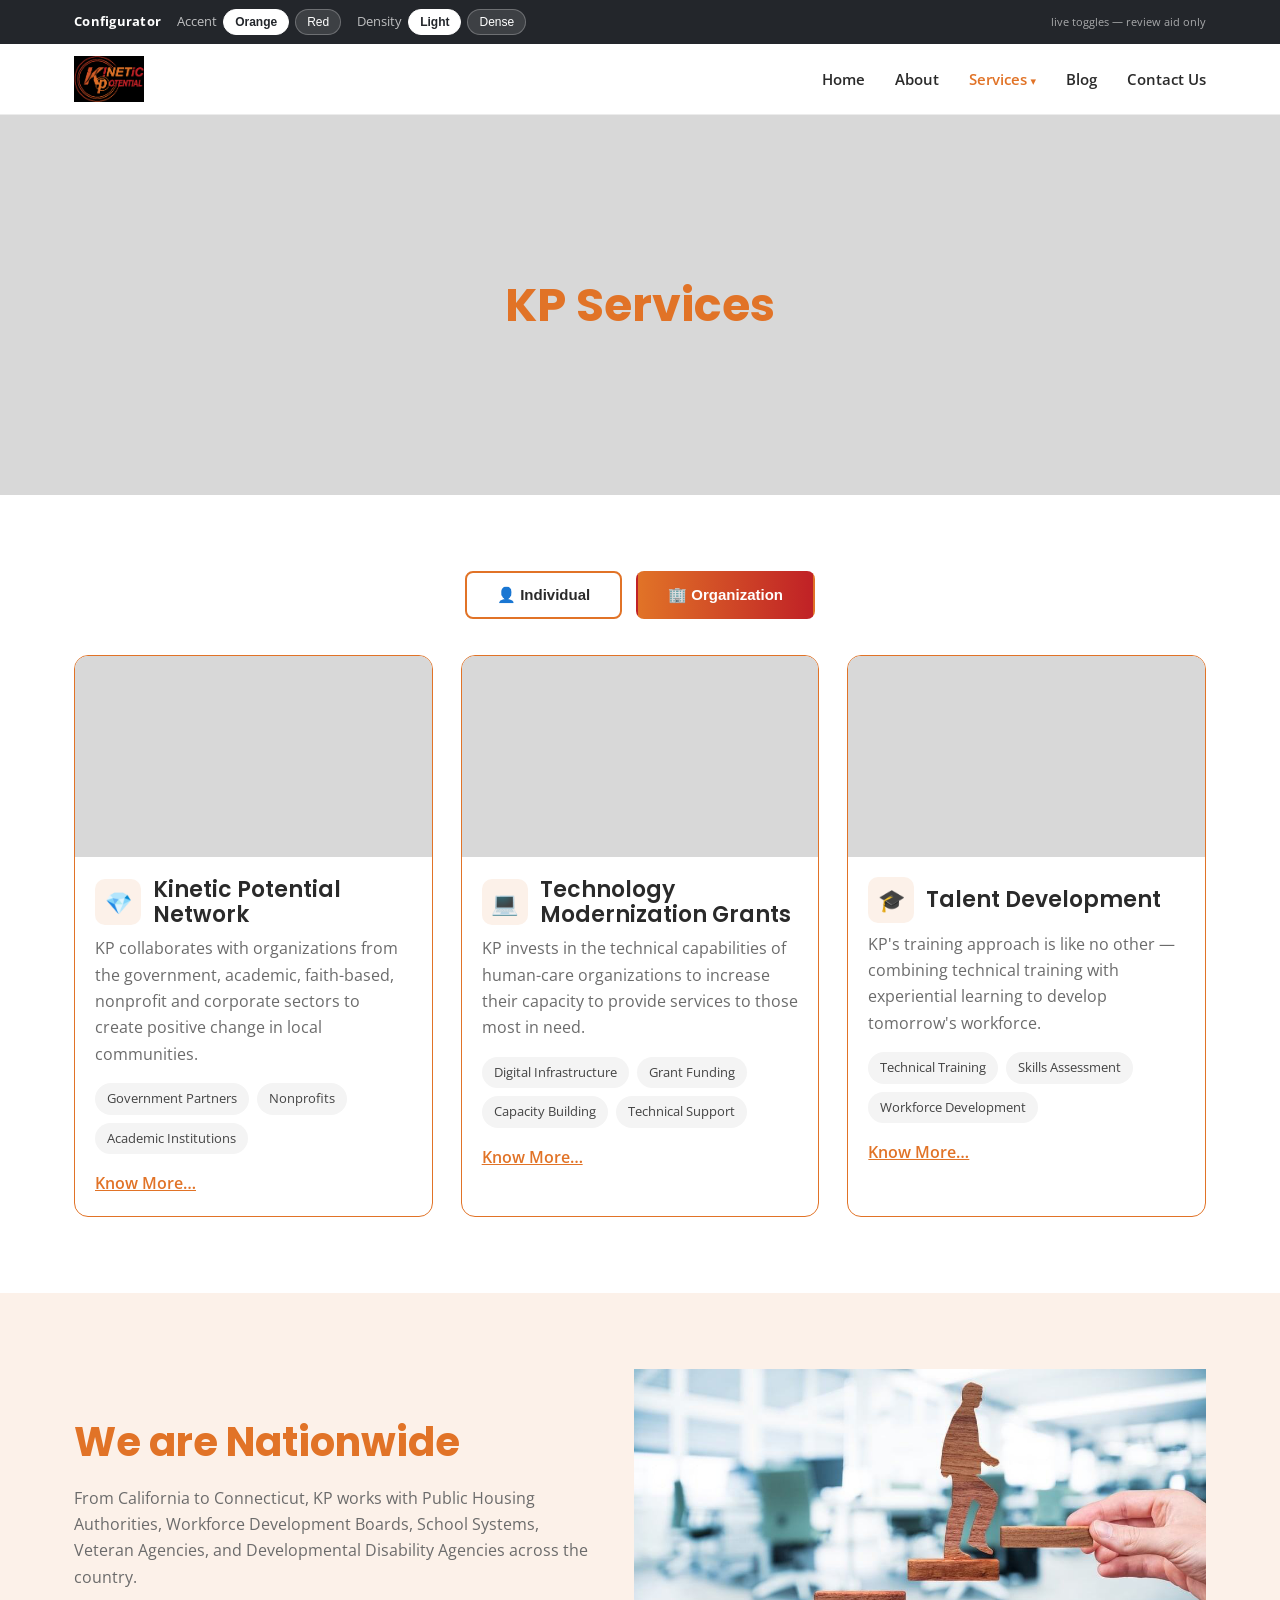
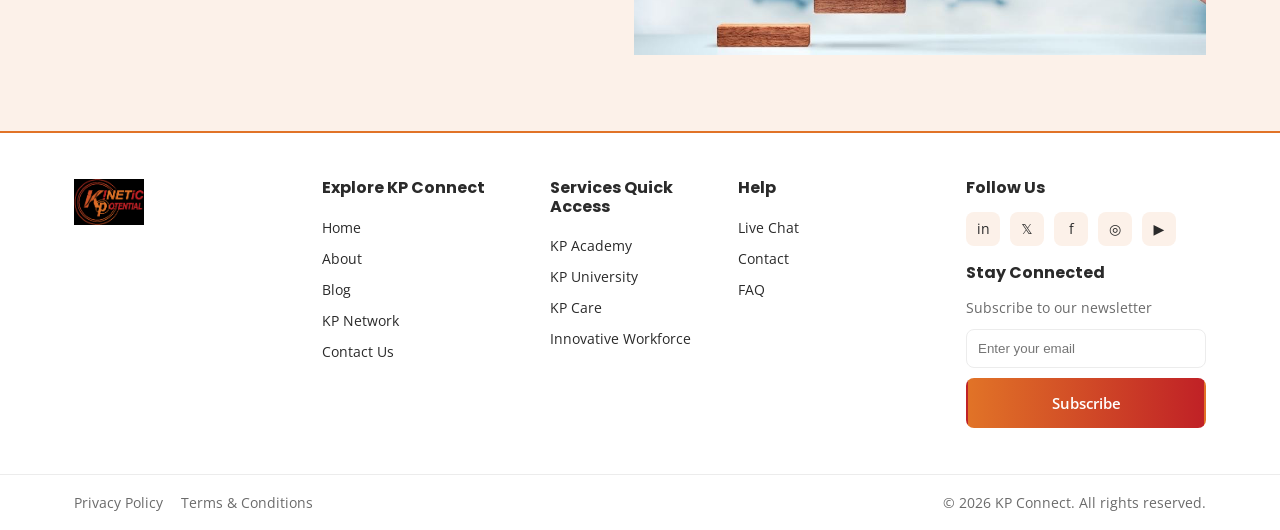
<file: services.html>
<!DOCTYPE html>
<html lang="en">
<head>
<meta charset="utf-8">
<meta name="viewport" content="width=device-width, initial-scale=1">
<title>KP Connect — Services</title>
<meta name="description" content="KP Connect service directory for individuals and organizations.">
<!-- PAGE: Services (directory). Individual/Organization toggle + Academy/University/Care/Innovative sub-tabs. -->
<link rel="preconnect" href="https://fonts.googleapis.com">
<link rel="preconnect" href="https://fonts.gstatic.com" crossorigin>
<link href="https://fonts.googleapis.com/css2?family=Poppins:wght@500;600;700;800&family=Open+Sans:wght@400;600;700&display=swap" rel="stylesheet">
<link rel="stylesheet" href="css/tokens.css">
<link rel="stylesheet" href="css/base.css">
<link rel="stylesheet" href="css/blocks.css">
<link rel="stylesheet" href="css/pages.css">
</head>
<body>
<a class="skip-link" href="#main">Skip to content</a>

<!-- BLOCK: configurator — REVIEW AID ONLY. -->
<div class="configurator" role="region" aria-label="Mock configurator (review aid)">
  <div class="wrap">
    <strong>Configurator</strong>
    <div class="cfg-group"><span>Accent</span>
      <button data-set="version" data-val="a" class="on">Orange</button>
      <button data-set="version" data-val="b">Red</button></div>
    <div class="cfg-group"><span>Density</span>
      <button data-set="density" data-val="light" class="on">Light</button>
      <button data-set="density" data-val="dense">Dense</button></div>
    <span class="cfg-note">live toggles — review aid only</span>
  </div>
</div>

<!-- BLOCK: site header (CHROME → Drupal region) -->
<header class="site-header">
  <div class="wrap">
    <a class="site-header__logo" href="index.html"><img src="assets/logo.png" alt="Kinetic Potential — KP Connect"></a>
    <button class="nav-toggle" aria-controls="site-nav" aria-expanded="false" aria-label="Toggle menu">&#9776;</button>
    <nav class="site-nav" id="site-nav" aria-label="Main">
      <a href="index.html">Home</a>
      <a href="about.html">About</a>
      <a href="services.html" class="has-caret is-active">Services</a>
      <a href="blog.html">Blog</a>
      <a href="contact.html">Contact Us</a>
    </nav>
  </div>
</header>

<main id="main">

  <!-- BLOCK: page hero -->
  <section class="page-hero"><h1>KP Services</h1></section>

  <!-- BLOCK: service directory (toggle Individual / Organization) -->
  <section class="section" data-tabs>
    <div class="wrap">
      <div class="toggle-bar">
        <button class="toggle-btn" data-tab="individual">👤 Individual</button>
        <button class="toggle-btn on" data-tab="organization">🏢 Organization</button>
      </div>

      <!-- panel: Organization -->
      <div data-panel="organization">
        <div class="media-grid">
          <article class="media-card"><div class="media-card__img"></div>
            <div class="media-card__body"><div class="media-card__head"><span class="media-card__icon">💎</span><h3>Kinetic Potential Network</h3></div>
            <p class="muted">KP collaborates with organizations from the government, academic, faith-based, nonprofit and corporate sectors to create positive change in local communities.</p>
            <div class="tags"><span class="tag">Government Partners</span><span class="tag">Nonprofits</span><span class="tag">Academic Institutions</span></div>
            <a class="link-more" href="kp-network.html">Know More…</a></div></article>

          <article class="media-card"><div class="media-card__img"></div>
            <div class="media-card__body"><div class="media-card__head"><span class="media-card__icon">💻</span><h3>Technology Modernization Grants</h3></div>
            <p class="muted">KP invests in the technical capabilities of human-care organizations to increase their capacity to provide services to those most in need.</p>
            <div class="tags"><span class="tag">Digital Infrastructure</span><span class="tag">Grant Funding</span><span class="tag">Capacity Building</span><span class="tag">Technical Support</span></div>
            <a class="link-more" href="tech-modernization.html">Know More…</a></div></article>

          <article class="media-card"><div class="media-card__img"></div>
            <div class="media-card__body"><div class="media-card__head"><span class="media-card__icon">🎓</span><h3>Talent Development</h3></div>
            <p class="muted">KP's training approach is like no other — combining technical training with experiential learning to develop tomorrow's workforce.</p>
            <div class="tags"><span class="tag">Technical Training</span><span class="tag">Skills Assessment</span><span class="tag">Workforce Development</span></div>
            <a class="link-more" href="talent-development.html">Know More…</a></div></article>
        </div>
      </div>

      <!-- panel: Individual (nested sub-tabs) -->
      <div data-panel="individual" hidden>
        <div data-tabs>
          <div class="tab-bar">
            <button class="tab-btn on" data-tab="academy">🎓 KP Academy</button>
            <button class="tab-btn" data-tab="university">🧑‍🎓 KP University</button>
            <button class="tab-btn" data-tab="care">🫶 KP Care</button>
            <button class="tab-btn" data-tab="innovative">🚀 Innovative Workforce</button>
          </div>

          <div data-panel="academy">
            <div class="media-grid">
              <article class="media-card"><div class="media-card__img"></div><div class="media-card__body"><h3>KP Scholars</h3><p class="muted">21st-century afterschool programming focusing on academic, social, and professional development.</p></div></article>
              <article class="media-card"><div class="media-card__img"></div><div class="media-card__body"><h3>KP Tutors</h3><p class="muted">Academic remediation, credit recovery, virtual school, and PRE-ETS support.</p></div></article>
              <article class="media-card"><div class="media-card__img"></div><div class="media-card__body"><h3>KP Mentors</h3><p class="muted">Life skills, class admin, and enrichment programs.</p></div></article>
              <article class="media-card"><div class="media-card__img"></div><div class="media-card__body"><h3>Internships</h3><p class="muted">CTE / Pre-Apprenticeship in project management, cybersecurity, education, and more.</p></div></article>
              <article class="media-card"><div class="media-card__img"></div><div class="media-card__body"><h3>Career Advisory</h3><p class="muted">Guidance on post-secondary applications, standardized testing, and career paths.</p></div></article>
            </div>
          </div>
          <div data-panel="university" hidden>
            <div class="media-grid">
              <article class="media-card"><div class="media-card__img"></div><div class="media-card__body"><h3>Professional Development</h3><p class="muted">Skill-based training to advance careers.</p></div></article>
              <article class="media-card"><div class="media-card__img"></div><div class="media-card__body"><h3>Workforce Development</h3><p class="muted">Programs aligned to in-demand roles.</p></div></article>
              <article class="media-card"><div class="media-card__img"></div><div class="media-card__body"><h3>Apprenticeships (RAP)</h3><p class="muted">Registered apprenticeship pathways.</p></div></article>
              <article class="media-card"><div class="media-card__img"></div><div class="media-card__body"><h3>WIOA</h3><p class="muted">Workforce Innovation and Opportunity Act services.</p></div></article>
            </div>
          </div>
          <div data-panel="care" hidden>
            <div class="media-grid">
              <article class="media-card"><div class="media-card__img"></div><div class="media-card__body"><h3>Employment Supports</h3><p class="muted">Vocational employment services.</p></div></article>
              <article class="media-card"><div class="media-card__img"></div><div class="media-card__body"><h3>Personal &amp; Nursing Supports</h3><p class="muted">Daily living and nursing supports.</p></div></article>
              <article class="media-card"><div class="media-card__img"></div><div class="media-card__body"><h3>Residential</h3><p class="muted">Residential support services.</p></div></article>
              <article class="media-card"><div class="media-card__img"></div><div class="media-card__body"><h3>Day Rehabilitation</h3><p class="muted">Day rehabilitation and OHCDS.</p></div></article>
            </div>
          </div>
          <div data-panel="innovative" hidden>
            <div class="media-grid">
              <article class="media-card"><div class="media-card__img"></div><div class="media-card__body"><h3>Airbrush US</h3><p class="muted">Creative workforce program.</p></div></article>
              <article class="media-card"><div class="media-card__img"></div><div class="media-card__body"><h3>Cyber CORE</h3><p class="muted">Cybersecurity training pathway.</p></div></article>
              <article class="media-card"><div class="media-card__img"></div><div class="media-card__body"><h3>Urban Classic</h3><p class="muted">Community workforce initiative.</p></div></article>
              <article class="media-card"><div class="media-card__img"></div><div class="media-card__body"><h3>Business &amp; Consulting Services</h3><p class="muted">Technology-driven business solutions.</p></div></article>
            </div>
          </div>
        </div>
      </div>
    </div>
  </section>

  <!-- BLOCK: we are nationwide -->
  <section class="section section--peach nationwide">
    <div class="wrap">
      <div>
        <h2>We are Nationwide</h2>
        <p class="muted">From California to Connecticut, KP works with Public Housing Authorities, Workforce Development Boards, School Systems, Veteran Agencies, and Developmental Disability Agencies across the country.</p>
      </div>
      <div><img src="assets/us-map.png" alt="Map of the United States showing KP Connect's nationwide reach"></div>
    </div>
  </section>

</main>

<!-- BLOCK: site footer (CHROME → Drupal region) -->
<footer class="site-footer">
  <div class="wrap">
    <div class="site-footer__brand"><img src="assets/logo.png" alt="KP Connect"></div>
    <div><h4>Explore KP Connect</h4>
      <a href="index.html">Home</a><a href="about.html">About</a><a href="blog.html">Blog</a><a href="kp-network.html">KP Network</a><a href="contact.html">Contact Us</a></div>
    <div><h4>Services Quick Access</h4>
      <a href="services.html">KP Academy</a><a href="services.html">KP University</a><a href="services.html">KP Care</a><a href="services.html">Innovative Workforce</a></div>
    <div><h4>Help</h4>
      <a href="contact.html">Live Chat</a><a href="contact.html">Contact</a><a href="#">FAQ</a></div>
    <div>
      <h4>Follow Us</h4>
      <div class="social"><a href="#" aria-label="LinkedIn">in</a><a href="#" aria-label="Twitter">𝕏</a><a href="#" aria-label="Facebook">f</a><a href="#" aria-label="Instagram">◎</a><a href="#" aria-label="YouTube">▶</a></div>
      <h4 style="margin-top:18px">Stay Connected</h4>
      <p class="muted" style="margin:0 0 10px">Subscribe to our newsletter</p>
      <div class="newsletter"><label class="visually-hidden" for="nl-email">Email</label>
        <input id="nl-email" type="email" placeholder="Enter your email">
        <button class="btn btn--primary" type="button" style="width:100%">Subscribe</button></div>
    </div>
  </div>
  <div class="site-footer__bar"><div class="wrap">
    <span><a href="#">Privacy Policy</a><a href="#">Terms &amp; Conditions</a></span>
    <span class="muted">© <span id="yr"></span> KP Connect. All rights reserved.</span>
  </div></div>
</footer>

<script src="js/configurator.js"></script>
<script>document.getElementById("yr").textContent = new Date().getFullYear();</script>
</body>
</html>
</file>
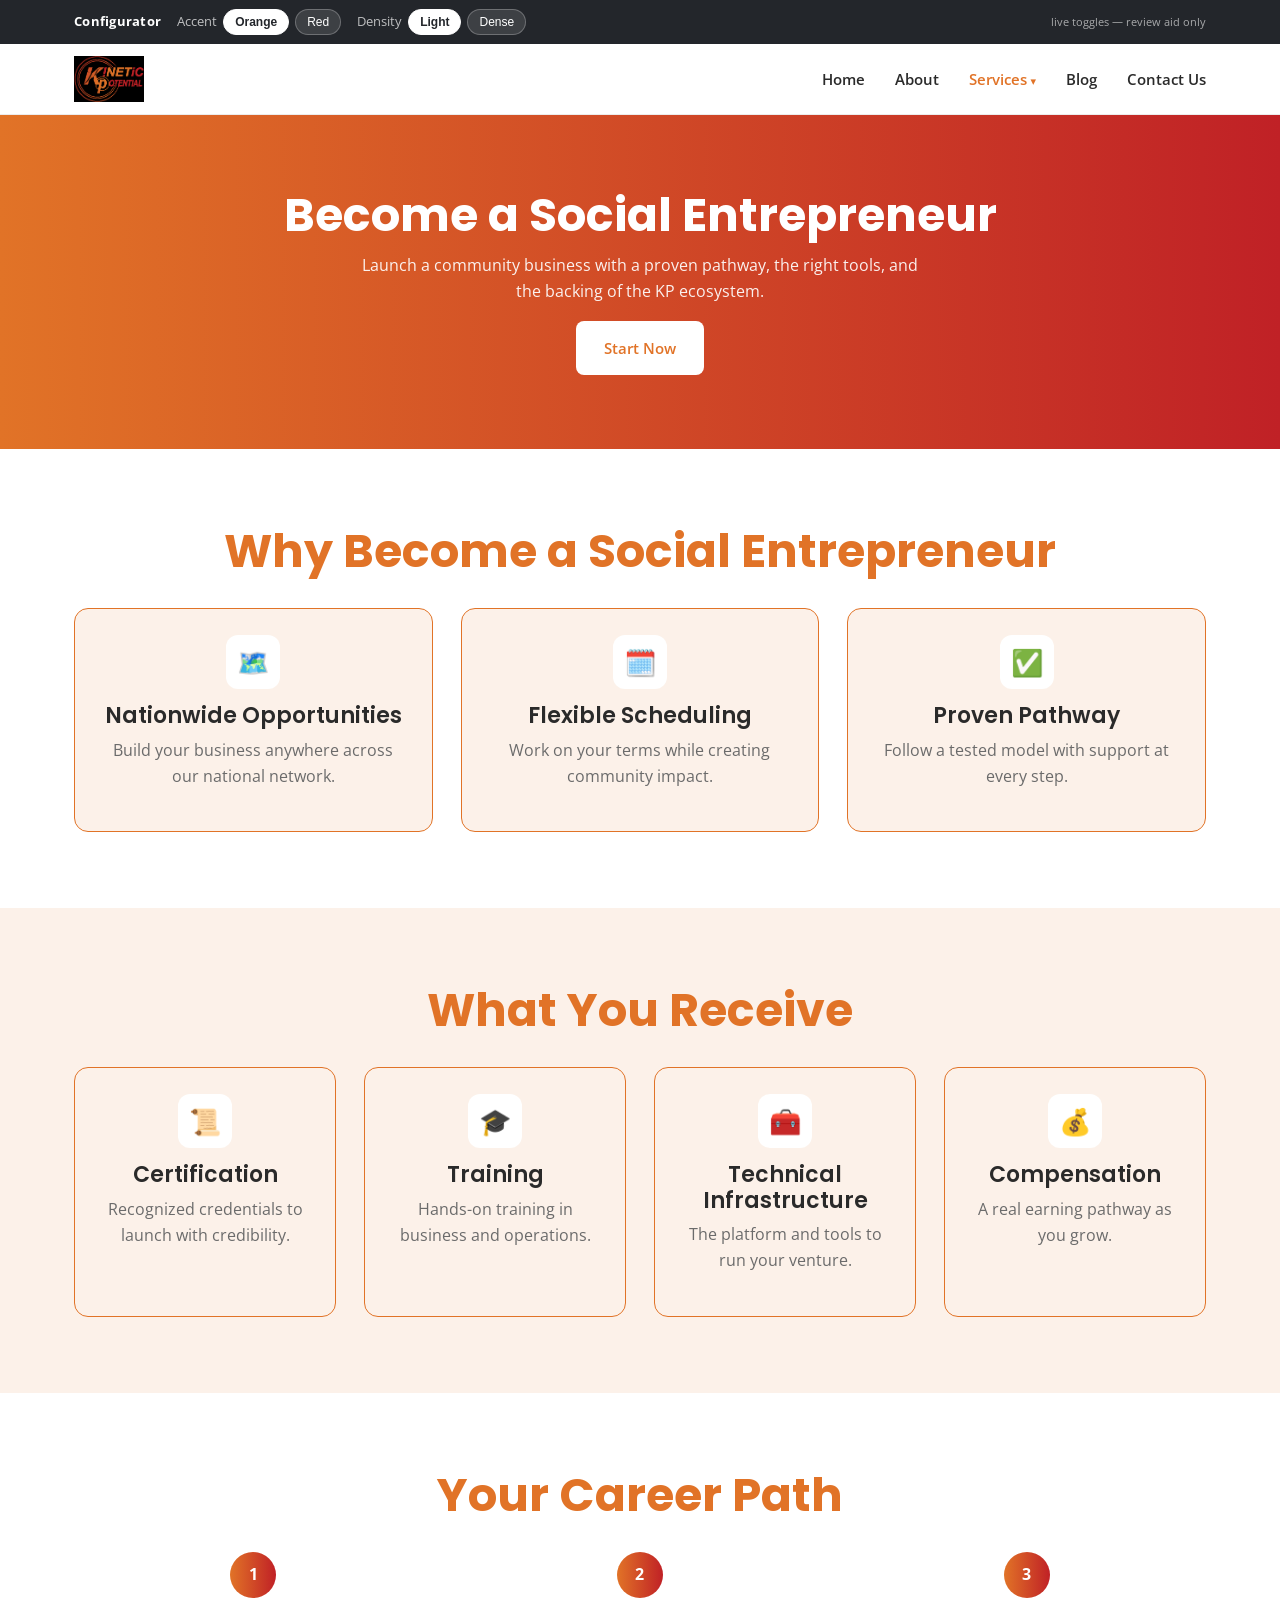
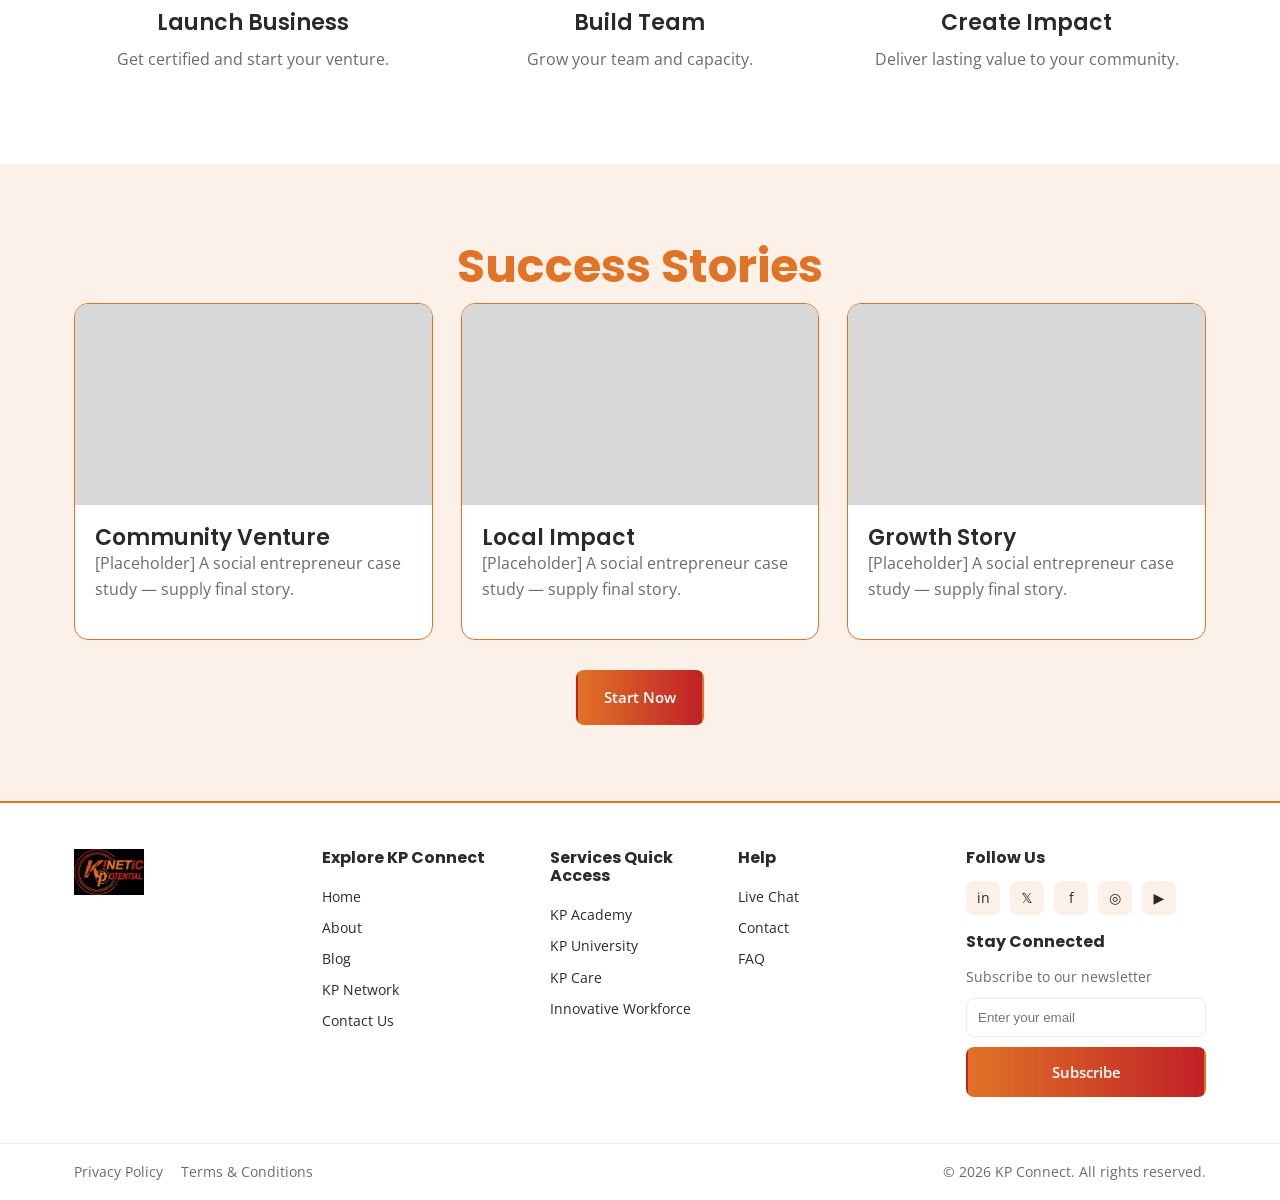
<file: social-entrepreneur.html>
<!DOCTYPE html>
<html lang="en">
<head>
<meta charset="utf-8">
<meta name="viewport" content="width=device-width, initial-scale=1">
<title>KP Connect — Social Entrepreneur</title>
<meta name="description" content="Become a community social entrepreneur with KP Connect — certification, training, infrastructure, and compensation.">
<!-- PAGE: Social Entrepreneur. Gradient hero, benefits, what you receive, career path, CTA. -->
<link rel="preconnect" href="https://fonts.googleapis.com">
<link rel="preconnect" href="https://fonts.gstatic.com" crossorigin>
<link href="https://fonts.googleapis.com/css2?family=Poppins:wght@500;600;700;800&family=Open+Sans:wght@400;600;700&display=swap" rel="stylesheet">
<link rel="stylesheet" href="css/tokens.css">
<link rel="stylesheet" href="css/base.css">
<link rel="stylesheet" href="css/blocks.css">
<link rel="stylesheet" href="css/pages.css">
</head>
<body>
<a class="skip-link" href="#main">Skip to content</a>

<div class="configurator" role="region" aria-label="Mock configurator (review aid)">
  <div class="wrap">
    <strong>Configurator</strong>
    <div class="cfg-group"><span>Accent</span>
      <button data-set="version" data-val="a" class="on">Orange</button>
      <button data-set="version" data-val="b">Red</button></div>
    <div class="cfg-group"><span>Density</span>
      <button data-set="density" data-val="light" class="on">Light</button>
      <button data-set="density" data-val="dense">Dense</button></div>
    <span class="cfg-note">live toggles — review aid only</span>
  </div>
</div>

<header class="site-header">
  <div class="wrap">
    <a class="site-header__logo" href="index.html"><img src="assets/logo.png" alt="Kinetic Potential — KP Connect"></a>
    <button class="nav-toggle" aria-controls="site-nav" aria-expanded="false" aria-label="Toggle menu">&#9776;</button>
    <nav class="site-nav" id="site-nav" aria-label="Main">
      <a href="index.html">Home</a><a href="about.html">About</a>
      <a href="services.html" class="has-caret is-active">Services</a>
      <a href="blog.html">Blog</a><a href="contact.html">Contact Us</a>
    </nav>
  </div>
</header>

<main id="main">

  <!-- BLOCK: gradient hero -->
  <section class="hero-gradient">
    <h1>Become a Social Entrepreneur</h1>
    <p class="sub">Launch a community business with a proven pathway, the right tools, and the backing of the KP ecosystem.</p>
    <a class="btn btn--primary" href="#">Start Now</a>
  </section>

  <!-- BLOCK: benefits -->
  <section class="section"><div class="wrap">
    <h2 class="section-title center-text">Why Become a Social Entrepreneur</h2>
    <div class="feature-cards">
      <article class="feature-card"><div class="ic">🗺️</div><h3>Nationwide Opportunities</h3><p class="muted">Build your business anywhere across our national network.</p></article>
      <article class="feature-card"><div class="ic">🗓️</div><h3>Flexible Scheduling</h3><p class="muted">Work on your terms while creating community impact.</p></article>
      <article class="feature-card"><div class="ic">✅</div><h3>Proven Pathway</h3><p class="muted">Follow a tested model with support at every step.</p></article>
    </div>
  </div></section>

  <!-- BLOCK: what you receive -->
  <section class="section section--peach"><div class="wrap">
    <h2 class="section-title center-text">What You Receive</h2>
    <div class="feature-cards" style="grid-template-columns:repeat(4,1fr)">
      <article class="feature-card"><div class="ic">📜</div><h3>Certification</h3><p class="muted">Recognized credentials to launch with credibility.</p></article>
      <article class="feature-card"><div class="ic">🎓</div><h3>Training</h3><p class="muted">Hands-on training in business and operations.</p></article>
      <article class="feature-card"><div class="ic">🧰</div><h3>Technical Infrastructure</h3><p class="muted">The platform and tools to run your venture.</p></article>
      <article class="feature-card"><div class="ic">💰</div><h3>Compensation</h3><p class="muted">A real earning pathway as you grow.</p></article>
    </div>
  </div></section>

  <!-- BLOCK: career path -->
  <section class="section"><div class="wrap">
    <h2 class="section-title center-text">Your Career Path</h2>
    <div class="steps">
      <div class="step"><div class="step__n">1</div><h3>Launch Business</h3><p class="muted">Get certified and start your venture.</p></div>
      <div class="step"><div class="step__n">2</div><h3>Build Team</h3><p class="muted">Grow your team and capacity.</p></div>
      <div class="step"><div class="step__n">3</div><h3>Create Impact</h3><p class="muted">Deliver lasting value to your community.</p></div>
    </div>
  </div></section>

  <!-- BLOCK: success stories + CTA -->
  <section class="section section--peach"><div class="wrap">
    <h2 class="section-title center-text">Success Stories</h2>
    <div class="media-grid">
      <article class="media-card"><div class="media-card__img"></div><div class="media-card__body"><h3>Community Venture</h3><p class="muted">[Placeholder] A social entrepreneur case study — supply final story.</p></div></article>
      <article class="media-card"><div class="media-card__img"></div><div class="media-card__body"><h3>Local Impact</h3><p class="muted">[Placeholder] A social entrepreneur case study — supply final story.</p></div></article>
      <article class="media-card"><div class="media-card__img"></div><div class="media-card__body"><h3>Growth Story</h3><p class="muted">[Placeholder] A social entrepreneur case study — supply final story.</p></div></article>
    </div>
    <div class="center-text" style="margin-top:30px"><a class="btn btn--primary" href="#">Start Now</a></div>
  </div></section>

</main>

<footer class="site-footer">
  <div class="wrap">
    <div class="site-footer__brand"><img src="assets/logo.png" alt="KP Connect"></div>
    <div><h4>Explore KP Connect</h4>
      <a href="index.html">Home</a><a href="about.html">About</a><a href="blog.html">Blog</a><a href="kp-network.html">KP Network</a><a href="contact.html">Contact Us</a></div>
    <div><h4>Services Quick Access</h4>
      <a href="services.html">KP Academy</a><a href="services.html">KP University</a><a href="services.html">KP Care</a><a href="services.html">Innovative Workforce</a></div>
    <div><h4>Help</h4>
      <a href="contact.html">Live Chat</a><a href="contact.html">Contact</a><a href="#">FAQ</a></div>
    <div>
      <h4>Follow Us</h4>
      <div class="social"><a href="#" aria-label="LinkedIn">in</a><a href="#" aria-label="Twitter">𝕏</a><a href="#" aria-label="Facebook">f</a><a href="#" aria-label="Instagram">◎</a><a href="#" aria-label="YouTube">▶</a></div>
      <h4 style="margin-top:18px">Stay Connected</h4>
      <p class="muted" style="margin:0 0 10px">Subscribe to our newsletter</p>
      <div class="newsletter"><label class="visually-hidden" for="nl-email">Email</label>
        <input id="nl-email" type="email" placeholder="Enter your email">
        <button class="btn btn--primary" type="button" style="width:100%">Subscribe</button></div>
    </div>
  </div>
  <div class="site-footer__bar"><div class="wrap">
    <span><a href="#">Privacy Policy</a><a href="#">Terms &amp; Conditions</a></span>
    <span class="muted">© <span id="yr"></span> KP Connect. All rights reserved.</span>
  </div></div>
</footer>

<script src="js/configurator.js"></script>
<script>document.getElementById("yr").textContent = new Date().getFullYear();</script>
</body>
</html>
</file>
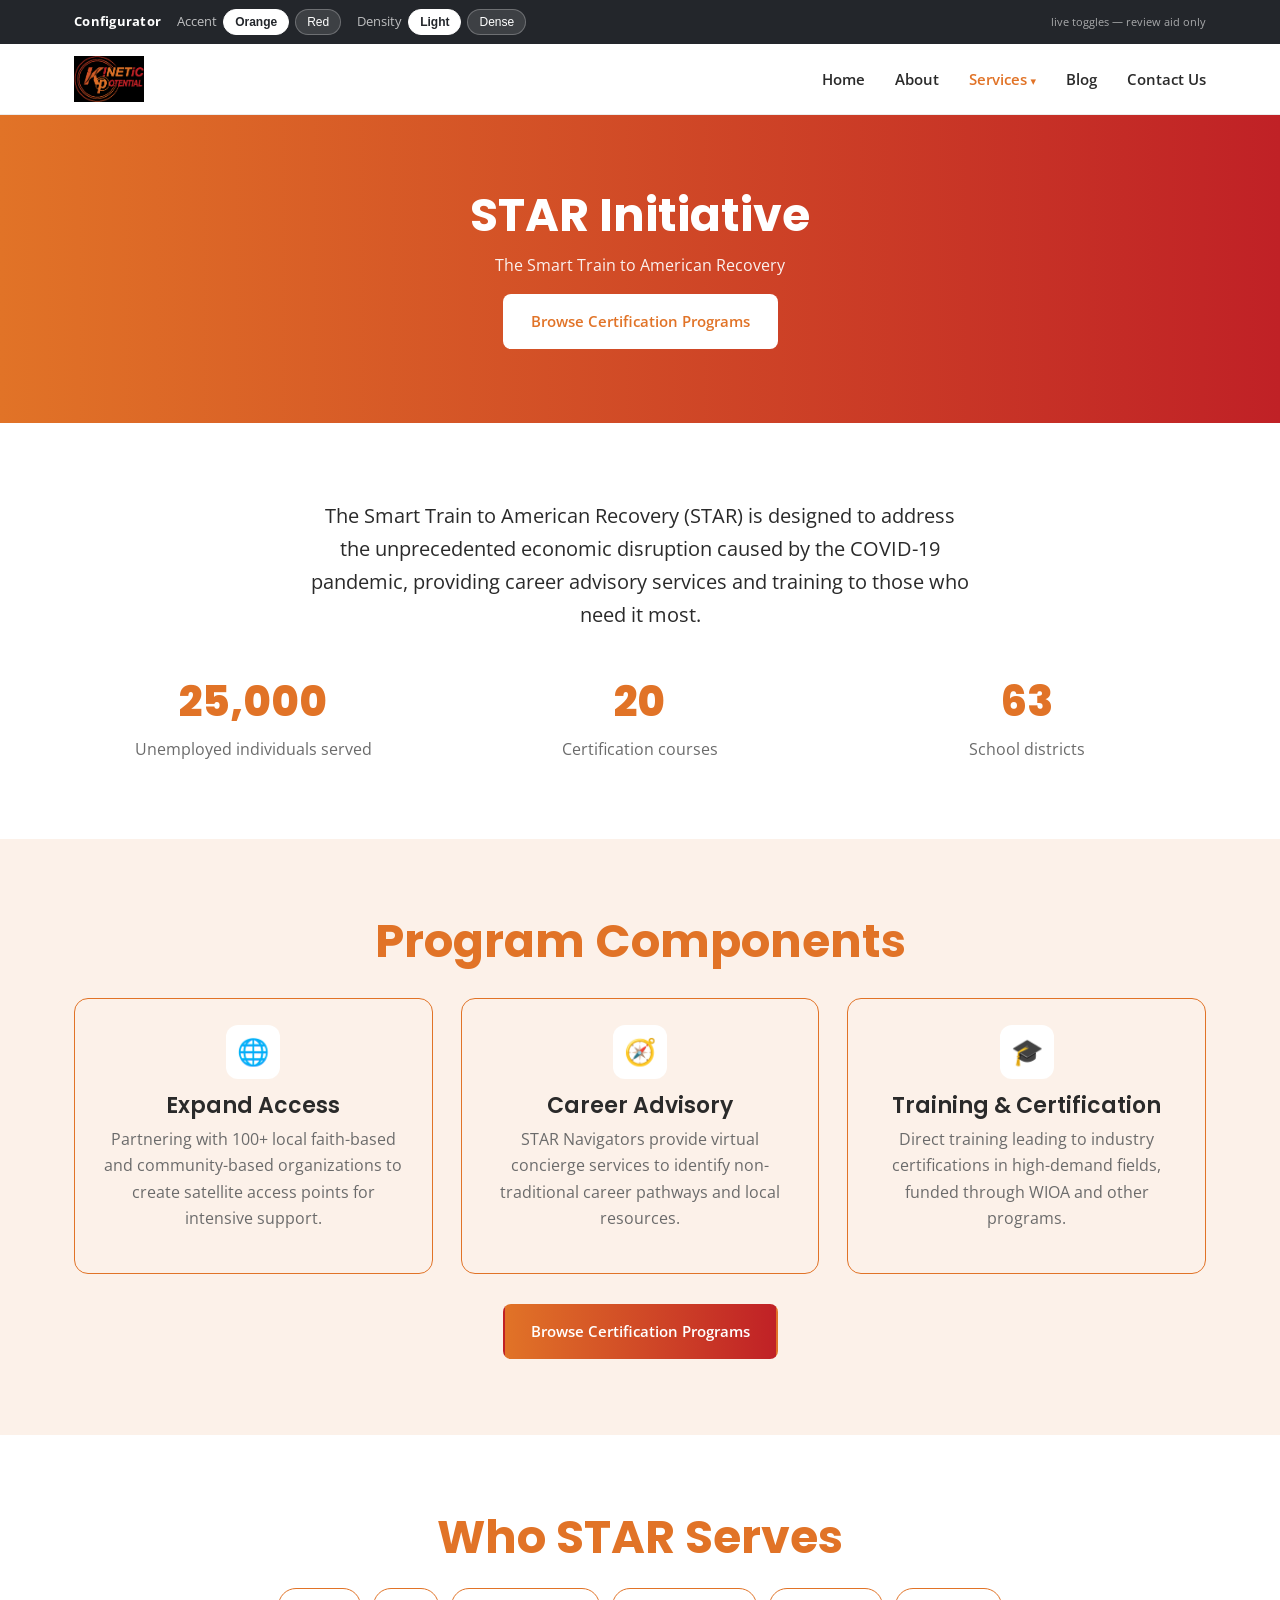
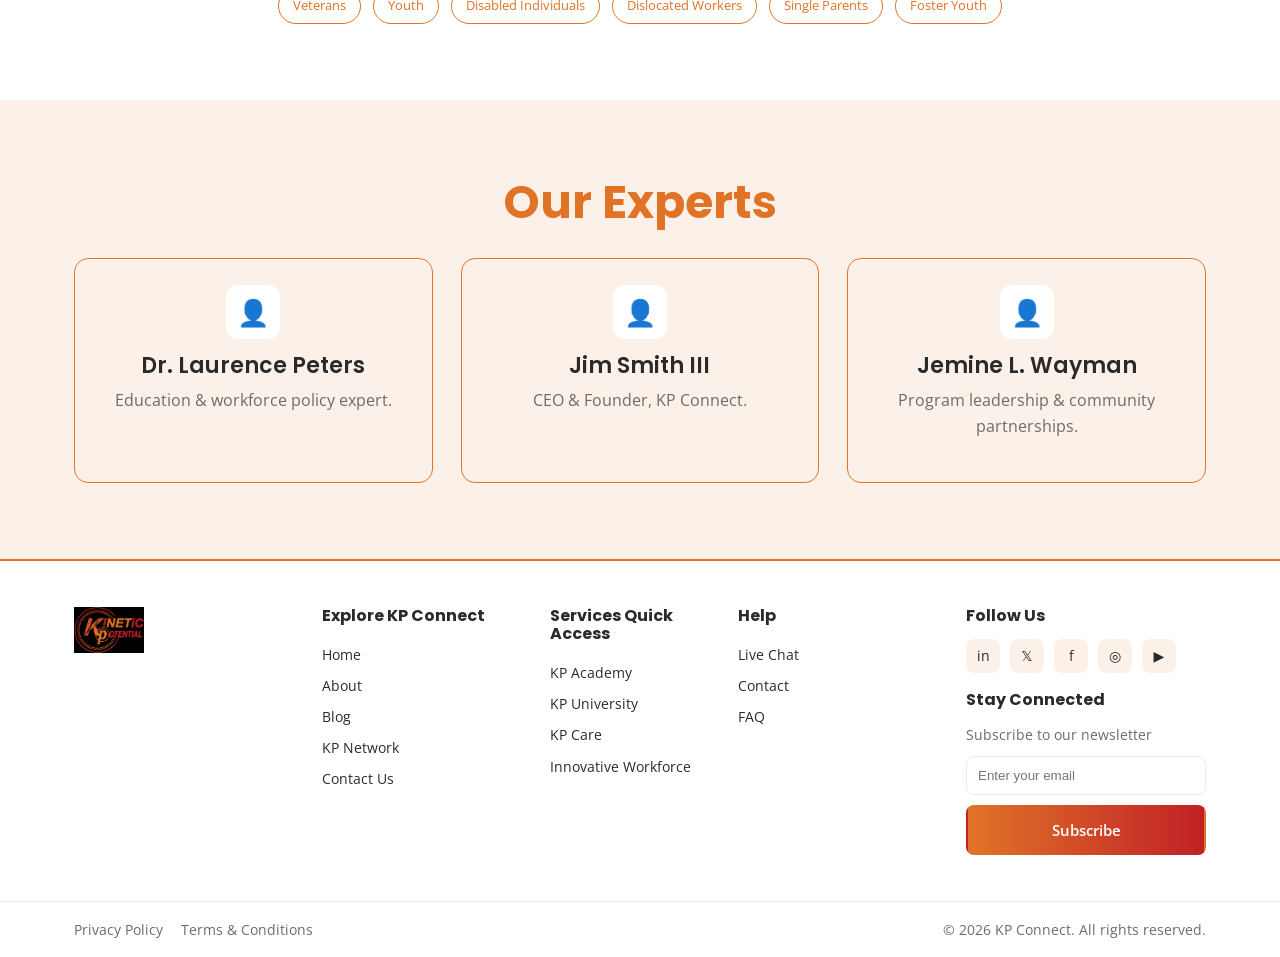
<file: star-initiative.html>
<!DOCTYPE html>
<html lang="en">
<head>
<meta charset="utf-8">
<meta name="viewport" content="width=device-width, initial-scale=1">
<title>KP Connect — STAR Initiative</title>
<meta name="description" content="STAR — the Smart Train to American Recovery: career advisory and certification for those who need it most.">
<!-- PAGE: STAR Initiative. Gradient hero, metrics, components, audience, expert profiles. -->
<link rel="preconnect" href="https://fonts.googleapis.com">
<link rel="preconnect" href="https://fonts.gstatic.com" crossorigin>
<link href="https://fonts.googleapis.com/css2?family=Poppins:wght@500;600;700;800&family=Open+Sans:wght@400;600;700&display=swap" rel="stylesheet">
<link rel="stylesheet" href="css/tokens.css">
<link rel="stylesheet" href="css/base.css">
<link rel="stylesheet" href="css/blocks.css">
<link rel="stylesheet" href="css/pages.css">
</head>
<body>
<a class="skip-link" href="#main">Skip to content</a>

<div class="configurator" role="region" aria-label="Mock configurator (review aid)">
  <div class="wrap">
    <strong>Configurator</strong>
    <div class="cfg-group"><span>Accent</span>
      <button data-set="version" data-val="a" class="on">Orange</button>
      <button data-set="version" data-val="b">Red</button></div>
    <div class="cfg-group"><span>Density</span>
      <button data-set="density" data-val="light" class="on">Light</button>
      <button data-set="density" data-val="dense">Dense</button></div>
    <span class="cfg-note">live toggles — review aid only</span>
  </div>
</div>

<header class="site-header">
  <div class="wrap">
    <a class="site-header__logo" href="index.html"><img src="assets/logo.png" alt="Kinetic Potential — KP Connect"></a>
    <button class="nav-toggle" aria-controls="site-nav" aria-expanded="false" aria-label="Toggle menu">&#9776;</button>
    <nav class="site-nav" id="site-nav" aria-label="Main">
      <a href="index.html">Home</a><a href="about.html">About</a>
      <a href="services.html" class="has-caret is-active">Services</a>
      <a href="blog.html">Blog</a><a href="contact.html">Contact Us</a>
    </nav>
  </div>
</header>

<main id="main">

  <!-- BLOCK: gradient hero -->
  <section class="hero-gradient">
    <h1>STAR Initiative</h1>
    <p class="sub">The Smart Train to American Recovery</p>
    <a class="btn btn--primary" href="#">Browse Certification Programs</a>
  </section>

  <!-- BLOCK: intro + metrics -->
  <section class="section"><div class="wrap">
    <p class="section-sub center-text" style="margin-bottom:36px">The Smart Train to American Recovery (STAR) is designed to address the unprecedented economic disruption caused by the COVID-19 pandemic, providing career advisory services and training to those who need it most.</p>
    <div class="metric-row">
      <div><div class="n">25,000</div><div class="muted">Unemployed individuals served</div></div>
      <div><div class="n">20</div><div class="muted">Certification courses</div></div>
      <div><div class="n">63</div><div class="muted">School districts</div></div>
    </div>
  </div></section>

  <!-- BLOCK: program components -->
  <section class="section section--peach"><div class="wrap">
    <h2 class="section-title center-text">Program Components</h2>
    <div class="feature-cards">
      <article class="feature-card"><div class="ic">🌐</div><h3>Expand Access</h3><p class="muted">Partnering with 100+ local faith-based and community-based organizations to create satellite access points for intensive support.</p></article>
      <article class="feature-card"><div class="ic">🧭</div><h3>Career Advisory</h3><p class="muted">STAR Navigators provide virtual concierge services to identify non-traditional career pathways and local resources.</p></article>
      <article class="feature-card"><div class="ic">🎓</div><h3>Training &amp; Certification</h3><p class="muted">Direct training leading to industry certifications in high-demand fields, funded through WIOA and other programs.</p></article>
    </div>
    <div class="center-text" style="margin-top:30px"><a class="btn btn--primary" href="#">Browse Certification Programs</a></div>
  </div></section>

  <!-- BLOCK: audience -->
  <section class="section"><div class="wrap">
    <h2 class="section-title center-text">Who STAR Serves</h2>
    <div class="aud-chips">
      <span class="chip">Veterans</span><span class="chip">Youth</span><span class="chip">Disabled Individuals</span>
      <span class="chip">Dislocated Workers</span><span class="chip">Single Parents</span><span class="chip">Foster Youth</span>
    </div>
  </div></section>

  <!-- BLOCK: expert profiles -->
  <section class="section section--peach"><div class="wrap">
    <h2 class="section-title center-text">Our Experts</h2>
    <div class="feature-cards">
      <article class="feature-card"><div class="ic" style="background:#fff">👤</div><h3>Dr. Laurence Peters</h3><p class="muted">Education &amp; workforce policy expert.</p></article>
      <article class="feature-card"><div class="ic" style="background:#fff">👤</div><h3>Jim Smith III</h3><p class="muted">CEO &amp; Founder, KP Connect.</p></article>
      <article class="feature-card"><div class="ic" style="background:#fff">👤</div><h3>Jemine L. Wayman</h3><p class="muted">Program leadership &amp; community partnerships.</p></article>
    </div>
  </div></section>

</main>

<footer class="site-footer">
  <div class="wrap">
    <div class="site-footer__brand"><img src="assets/logo.png" alt="KP Connect"></div>
    <div><h4>Explore KP Connect</h4>
      <a href="index.html">Home</a><a href="about.html">About</a><a href="blog.html">Blog</a><a href="kp-network.html">KP Network</a><a href="contact.html">Contact Us</a></div>
    <div><h4>Services Quick Access</h4>
      <a href="services.html">KP Academy</a><a href="services.html">KP University</a><a href="services.html">KP Care</a><a href="services.html">Innovative Workforce</a></div>
    <div><h4>Help</h4>
      <a href="contact.html">Live Chat</a><a href="contact.html">Contact</a><a href="#">FAQ</a></div>
    <div>
      <h4>Follow Us</h4>
      <div class="social"><a href="#" aria-label="LinkedIn">in</a><a href="#" aria-label="Twitter">𝕏</a><a href="#" aria-label="Facebook">f</a><a href="#" aria-label="Instagram">◎</a><a href="#" aria-label="YouTube">▶</a></div>
      <h4 style="margin-top:18px">Stay Connected</h4>
      <p class="muted" style="margin:0 0 10px">Subscribe to our newsletter</p>
      <div class="newsletter"><label class="visually-hidden" for="nl-email">Email</label>
        <input id="nl-email" type="email" placeholder="Enter your email">
        <button class="btn btn--primary" type="button" style="width:100%">Subscribe</button></div>
    </div>
  </div>
  <div class="site-footer__bar"><div class="wrap">
    <span><a href="#">Privacy Policy</a><a href="#">Terms &amp; Conditions</a></span>
    <span class="muted">© <span id="yr"></span> KP Connect. All rights reserved.</span>
  </div></div>
</footer>

<script src="js/configurator.js"></script>
<script>document.getElementById("yr").textContent = new Date().getFullYear();</script>
</body>
</html>
</file>
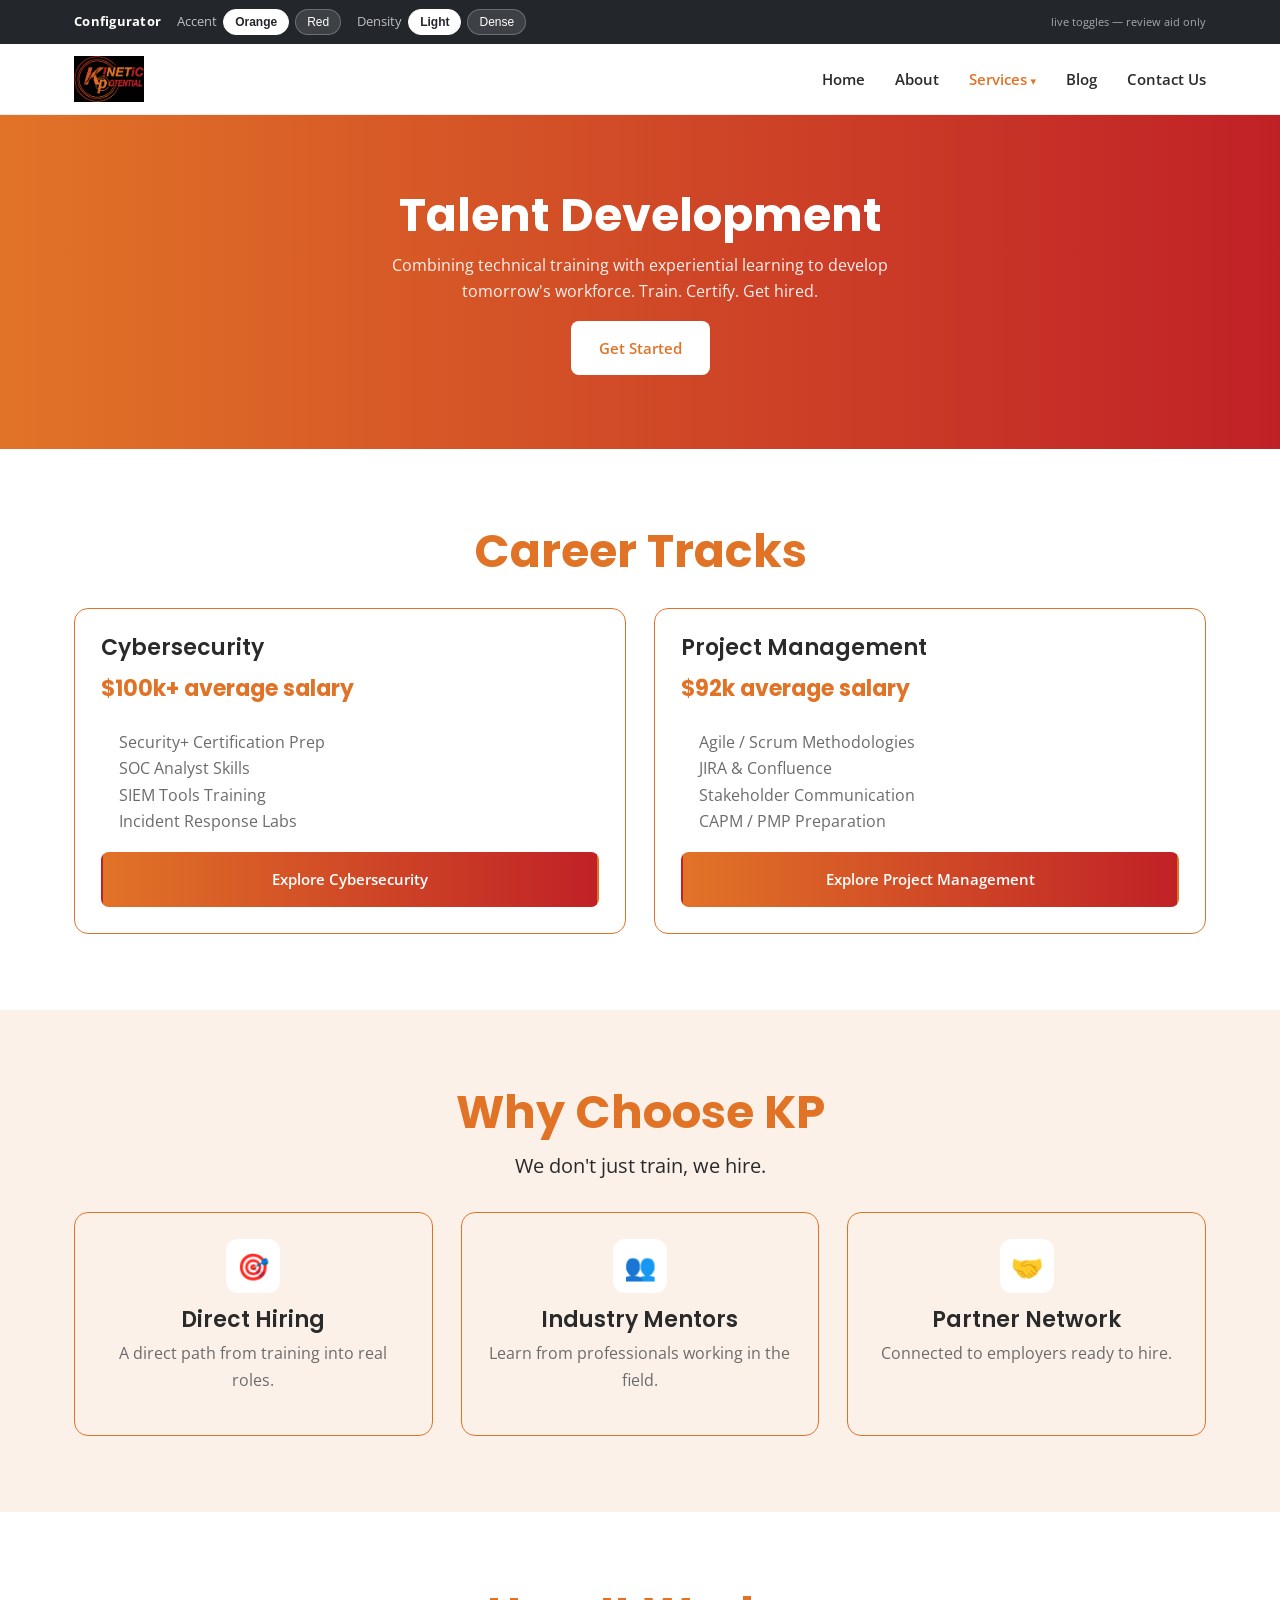
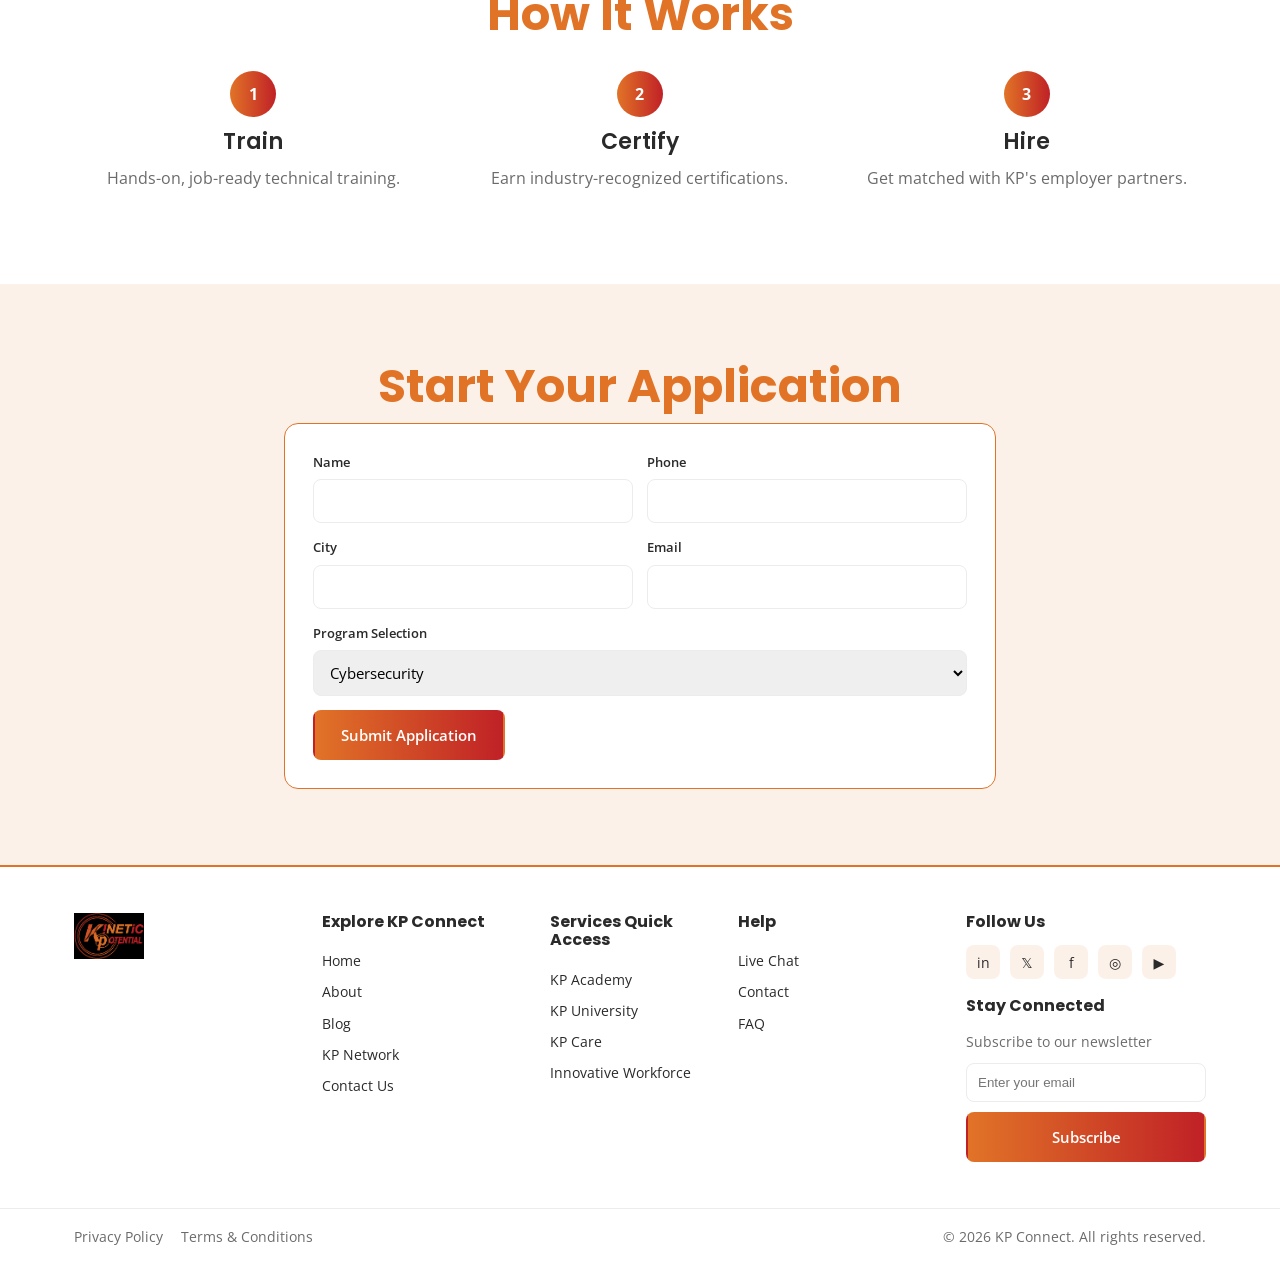
<file: talent-development.html>
<!DOCTYPE html>
<html lang="en">
<head>
<meta charset="utf-8">
<meta name="viewport" content="width=device-width, initial-scale=1">
<title>KP Connect — Talent Development</title>
<meta name="description" content="KP Talent Development — career tracks in cybersecurity and project management. We don't just train, we hire.">
<!-- PAGE: Talent Development. Career tracks, KP advantage, Train→Certify→Hire, lead form. -->
<link rel="preconnect" href="https://fonts.googleapis.com">
<link rel="preconnect" href="https://fonts.gstatic.com" crossorigin>
<link href="https://fonts.googleapis.com/css2?family=Poppins:wght@500;600;700;800&family=Open+Sans:wght@400;600;700&display=swap" rel="stylesheet">
<link rel="stylesheet" href="css/tokens.css">
<link rel="stylesheet" href="css/base.css">
<link rel="stylesheet" href="css/blocks.css">
<link rel="stylesheet" href="css/pages.css">
</head>
<body>
<a class="skip-link" href="#main">Skip to content</a>

<div class="configurator" role="region" aria-label="Mock configurator (review aid)">
  <div class="wrap">
    <strong>Configurator</strong>
    <div class="cfg-group"><span>Accent</span>
      <button data-set="version" data-val="a" class="on">Orange</button>
      <button data-set="version" data-val="b">Red</button></div>
    <div class="cfg-group"><span>Density</span>
      <button data-set="density" data-val="light" class="on">Light</button>
      <button data-set="density" data-val="dense">Dense</button></div>
    <span class="cfg-note">live toggles — review aid only</span>
  </div>
</div>

<header class="site-header">
  <div class="wrap">
    <a class="site-header__logo" href="index.html"><img src="assets/logo.png" alt="Kinetic Potential — KP Connect"></a>
    <button class="nav-toggle" aria-controls="site-nav" aria-expanded="false" aria-label="Toggle menu">&#9776;</button>
    <nav class="site-nav" id="site-nav" aria-label="Main">
      <a href="index.html">Home</a><a href="about.html">About</a>
      <a href="services.html" class="has-caret is-active">Services</a>
      <a href="blog.html">Blog</a><a href="contact.html">Contact Us</a>
    </nav>
  </div>
</header>

<main id="main">

  <!-- BLOCK: gradient hero -->
  <section class="hero-gradient">
    <h1>Talent Development</h1>
    <p class="sub">Combining technical training with experiential learning to develop tomorrow's workforce. Train. Certify. Get hired.</p>
    <a class="btn btn--primary" href="#lead">Get Started</a>
  </section>

  <!-- BLOCK: career tracks -->
  <section class="section"><div class="wrap">
    <h2 class="section-title center-text">Career Tracks</h2>
    <div class="media-grid two" style="margin-top:30px">
      <article class="service-card">
        <h3>Cybersecurity</h3>
        <p class="tagline-orange" style="font-size:22px">$100k+ average salary</p>
        <ul style="margin:12px 0 18px;padding-left:18px;color:var(--muted)">
          <li>Security+ Certification Prep</li><li>SOC Analyst Skills</li><li>SIEM Tools Training</li><li>Incident Response Labs</li>
        </ul>
        <a class="btn btn--primary" href="#lead" style="width:100%;text-align:center">Explore Cybersecurity</a>
      </article>
      <article class="service-card">
        <h3>Project Management</h3>
        <p class="tagline-orange" style="font-size:22px">$92k average salary</p>
        <ul style="margin:12px 0 18px;padding-left:18px;color:var(--muted)">
          <li>Agile / Scrum Methodologies</li><li>JIRA &amp; Confluence</li><li>Stakeholder Communication</li><li>CAPM / PMP Preparation</li>
        </ul>
        <a class="btn btn--primary" href="#lead" style="width:100%;text-align:center">Explore Project Management</a>
      </article>
    </div>
  </div></section>

  <!-- BLOCK: KP advantage -->
  <section class="section section--peach"><div class="wrap">
    <h2 class="section-title center-text">Why Choose KP</h2>
    <p class="section-sub center-text">We don't just train, we hire.</p>
    <div class="feature-cards" style="margin-top:30px">
      <article class="feature-card"><div class="ic">🎯</div><h3>Direct Hiring</h3><p class="muted">A direct path from training into real roles.</p></article>
      <article class="feature-card"><div class="ic">👥</div><h3>Industry Mentors</h3><p class="muted">Learn from professionals working in the field.</p></article>
      <article class="feature-card"><div class="ic">🤝</div><h3>Partner Network</h3><p class="muted">Connected to employers ready to hire.</p></article>
    </div>
  </div></section>

  <!-- BLOCK: process -->
  <section class="section"><div class="wrap">
    <h2 class="section-title center-text">How It Works</h2>
    <div class="steps">
      <div class="step"><div class="step__n">1</div><h3>Train</h3><p class="muted">Hands-on, job-ready technical training.</p></div>
      <div class="step"><div class="step__n">2</div><h3>Certify</h3><p class="muted">Earn industry-recognized certifications.</p></div>
      <div class="step"><div class="step__n">3</div><h3>Hire</h3><p class="muted">Get matched with KP's employer partners.</p></div>
    </div>
  </div></section>

  <!-- BLOCK: lead form -->
  <section class="section section--peach" id="lead"><div class="wrap" style="max-width:760px">
    <h2 class="section-title center-text">Start Your Application</h2>
    <form class="form-card" onsubmit="return false">
      <div class="form-row two">
        <div class="field"><label for="l-name">Name</label><input id="l-name" type="text"></div>
        <div class="field"><label for="l-phone">Phone</label><input id="l-phone" type="tel"></div>
      </div>
      <div class="form-row two">
        <div class="field"><label for="l-city">City</label><input id="l-city" type="text"></div>
        <div class="field"><label for="l-email">Email</label><input id="l-email" type="email"></div>
      </div>
      <div class="form-row"><div class="field"><label for="l-prog">Program Selection</label>
        <select id="l-prog"><option>Cybersecurity</option><option>Project Management</option></select></div></div>
      <button class="btn btn--primary" type="submit">Submit Application</button>
    </form>
  </div></section>

</main>

<footer class="site-footer">
  <div class="wrap">
    <div class="site-footer__brand"><img src="assets/logo.png" alt="KP Connect"></div>
    <div><h4>Explore KP Connect</h4>
      <a href="index.html">Home</a><a href="about.html">About</a><a href="blog.html">Blog</a><a href="kp-network.html">KP Network</a><a href="contact.html">Contact Us</a></div>
    <div><h4>Services Quick Access</h4>
      <a href="services.html">KP Academy</a><a href="services.html">KP University</a><a href="services.html">KP Care</a><a href="services.html">Innovative Workforce</a></div>
    <div><h4>Help</h4>
      <a href="contact.html">Live Chat</a><a href="contact.html">Contact</a><a href="#">FAQ</a></div>
    <div>
      <h4>Follow Us</h4>
      <div class="social"><a href="#" aria-label="LinkedIn">in</a><a href="#" aria-label="Twitter">𝕏</a><a href="#" aria-label="Facebook">f</a><a href="#" aria-label="Instagram">◎</a><a href="#" aria-label="YouTube">▶</a></div>
      <h4 style="margin-top:18px">Stay Connected</h4>
      <p class="muted" style="margin:0 0 10px">Subscribe to our newsletter</p>
      <div class="newsletter"><label class="visually-hidden" for="nl-email">Email</label>
        <input id="nl-email" type="email" placeholder="Enter your email">
        <button class="btn btn--primary" type="button" style="width:100%">Subscribe</button></div>
    </div>
  </div>
  <div class="site-footer__bar"><div class="wrap">
    <span><a href="#">Privacy Policy</a><a href="#">Terms &amp; Conditions</a></span>
    <span class="muted">© <span id="yr"></span> KP Connect. All rights reserved.</span>
  </div></div>
</footer>

<script src="js/configurator.js"></script>
<script>document.getElementById("yr").textContent = new Date().getFullYear();</script>
</body>
</html>
</file>
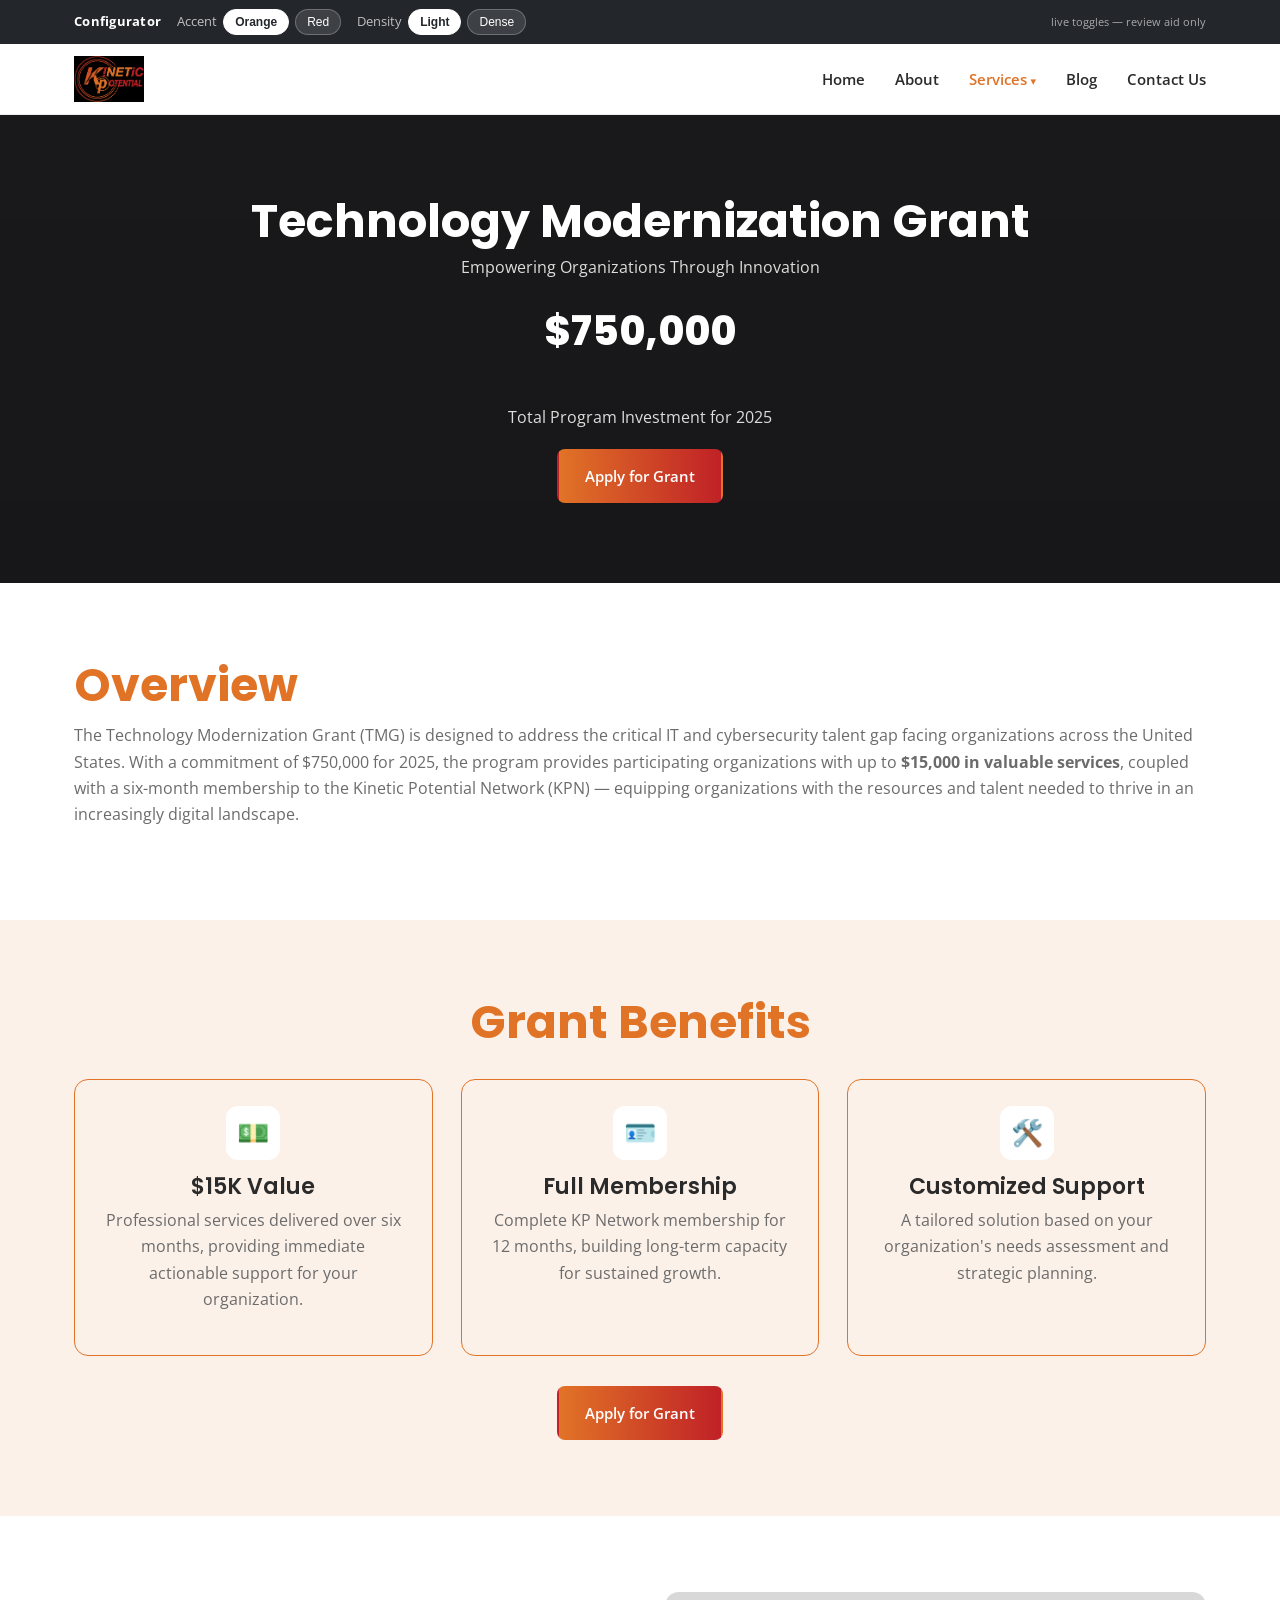
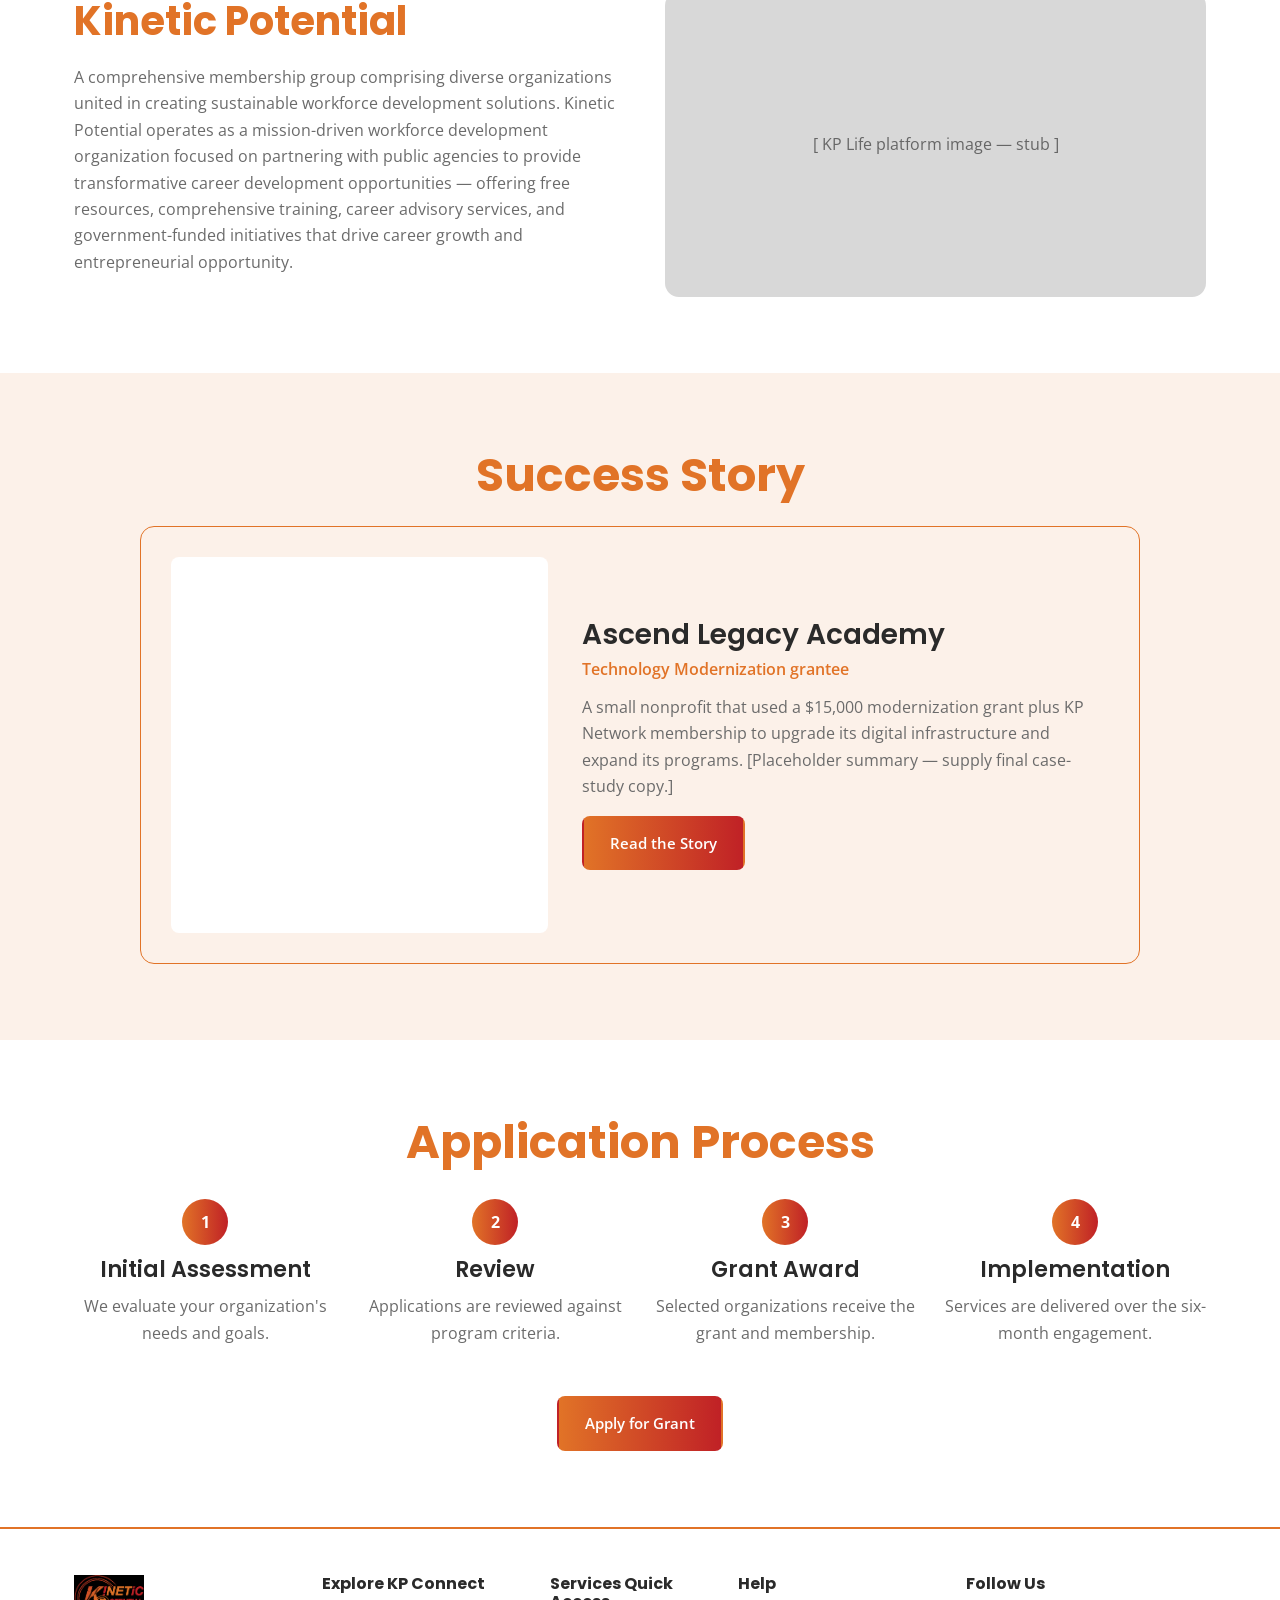
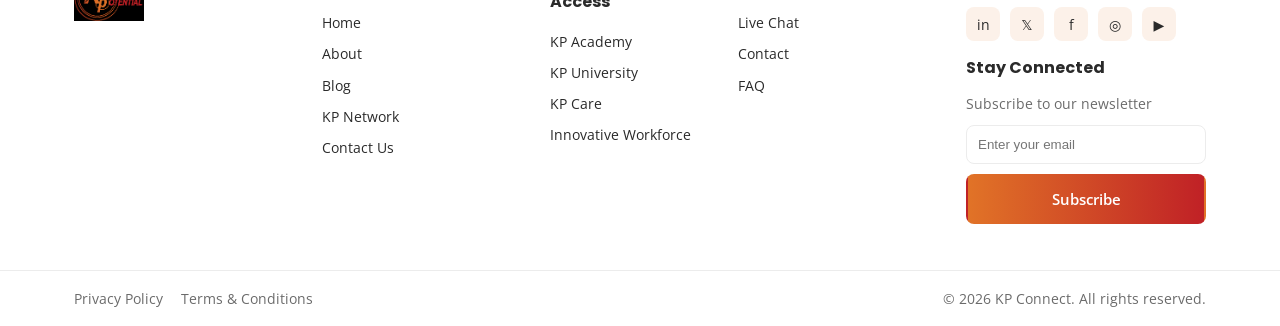
<file: tech-modernization.html>
<!DOCTYPE html>
<html lang="en">
<head>
<meta charset="utf-8">
<meta name="viewport" content="width=device-width, initial-scale=1">
<title>KP Connect — Technology Modernization Grant</title>
<meta name="description" content="The Technology Modernization Grant: up to $15,000 in services plus KP Network membership.">
<!-- PAGE: Technology Modernization Grant. Dark hero, overview, benefits, success story, application steps. -->
<link rel="preconnect" href="https://fonts.googleapis.com">
<link rel="preconnect" href="https://fonts.gstatic.com" crossorigin>
<link href="https://fonts.googleapis.com/css2?family=Poppins:wght@500;600;700;800&family=Open+Sans:wght@400;600;700&display=swap" rel="stylesheet">
<link rel="stylesheet" href="css/tokens.css">
<link rel="stylesheet" href="css/base.css">
<link rel="stylesheet" href="css/blocks.css">
<link rel="stylesheet" href="css/pages.css">
</head>
<body>
<a class="skip-link" href="#main">Skip to content</a>

<div class="configurator" role="region" aria-label="Mock configurator (review aid)">
  <div class="wrap">
    <strong>Configurator</strong>
    <div class="cfg-group"><span>Accent</span>
      <button data-set="version" data-val="a" class="on">Orange</button>
      <button data-set="version" data-val="b">Red</button></div>
    <div class="cfg-group"><span>Density</span>
      <button data-set="density" data-val="light" class="on">Light</button>
      <button data-set="density" data-val="dense">Dense</button></div>
    <span class="cfg-note">live toggles — review aid only</span>
  </div>
</div>

<header class="site-header">
  <div class="wrap">
    <a class="site-header__logo" href="index.html"><img src="assets/logo.png" alt="Kinetic Potential — KP Connect"></a>
    <button class="nav-toggle" aria-controls="site-nav" aria-expanded="false" aria-label="Toggle menu">&#9776;</button>
    <nav class="site-nav" id="site-nav" aria-label="Main">
      <a href="index.html">Home</a><a href="about.html">About</a>
      <a href="services.html" class="has-caret is-active">Services</a>
      <a href="blog.html">Blog</a><a href="contact.html">Contact Us</a>
    </nav>
  </div>
</header>

<main id="main">

  <!-- BLOCK: dark hero with headline stat -->
  <section class="hero-dark">
    <h1>Technology Modernization Grant</h1>
    <p class="sub">Empowering Organizations Through Innovation</p>
    <p class="stat-big" style="font-family:var(--font-head);font-weight:800;font-size:40px;color:#fff">$750,000</p>
    <p class="sub">Total Program Investment for 2025</p>
    <a class="btn btn--primary" href="#">Apply for Grant</a>
  </section>

  <!-- BLOCK: overview -->
  <section class="section"><div class="wrap">
    <h2 class="section-title">Overview</h2>
    <p class="muted">The Technology Modernization Grant (TMG) is designed to address the critical IT and cybersecurity talent gap facing organizations across the United States. With a commitment of $750,000 for 2025, the program provides participating organizations with up to <strong>$15,000 in valuable services</strong>, coupled with a six-month membership to the Kinetic Potential Network (KPN) — equipping organizations with the resources and talent needed to thrive in an increasingly digital landscape.</p>
  </div></section>

  <!-- BLOCK: grant benefits -->
  <section class="section section--peach"><div class="wrap">
    <h2 class="section-title center-text">Grant Benefits</h2>
    <div class="feature-cards">
      <article class="feature-card"><div class="ic">💵</div><h3>$15K Value</h3><p class="muted">Professional services delivered over six months, providing immediate actionable support for your organization.</p></article>
      <article class="feature-card"><div class="ic">🪪</div><h3>Full Membership</h3><p class="muted">Complete KP Network membership for 12 months, building long-term capacity for sustained growth.</p></article>
      <article class="feature-card"><div class="ic">🛠️</div><h3>Customized Support</h3><p class="muted">A tailored solution based on your organization's needs assessment and strategic planning.</p></article>
    </div>
    <div class="center-text" style="margin-top:30px"><a class="btn btn--primary" href="#">Apply for Grant</a></div>
  </div></section>

  <!-- BLOCK: kinetic potential / mission -->
  <section class="section split"><div class="wrap">
    <div>
      <h2>Kinetic Potential</h2>
      <p class="muted">A comprehensive membership group comprising diverse organizations united in creating sustainable workforce development solutions. Kinetic Potential operates as a mission-driven workforce development organization focused on partnering with public agencies to provide transformative career development opportunities — offering free resources, comprehensive training, career advisory services, and government-funded initiatives that drive career growth and entrepreneurial opportunity.</p>
    </div>
    <div class="split__media"><div class="map-embed">[ KP Life platform image — stub ]</div></div>
  </div></section>

  <!-- BLOCK: success story -->
  <section class="section section--peach"><div class="wrap">
    <h2 class="section-title center-text">Success Story</h2>
    <article class="profile-card">
      <div class="profile-card__photo"><!-- [STUB] case-study image --></div>
      <div><h3>Ascend Legacy Academy</h3><div class="role">Technology Modernization grantee</div>
        <p class="muted">A small nonprofit that used a $15,000 modernization grant plus KP Network membership to upgrade its digital infrastructure and expand its programs. [Placeholder summary — supply final case-study copy.]</p>
        <a class="btn btn--primary" href="#">Read the Story</a></div>
    </article>
  </div></section>

  <!-- BLOCK: application process -->
  <section class="section"><div class="wrap">
    <h2 class="section-title center-text">Application Process</h2>
    <div class="steps">
      <div class="step"><div class="step__n">1</div><h3>Initial Assessment</h3><p class="muted">We evaluate your organization's needs and goals.</p></div>
      <div class="step"><div class="step__n">2</div><h3>Review</h3><p class="muted">Applications are reviewed against program criteria.</p></div>
      <div class="step"><div class="step__n">3</div><h3>Grant Award</h3><p class="muted">Selected organizations receive the grant and membership.</p></div>
      <div class="step"><div class="step__n">4</div><h3>Implementation</h3><p class="muted">Services are delivered over the six-month engagement.</p></div>
    </div>
    <div class="center-text" style="margin-top:34px"><a class="btn btn--primary" href="#">Apply for Grant</a></div>
  </div></section>

</main>

<footer class="site-footer">
  <div class="wrap">
    <div class="site-footer__brand"><img src="assets/logo.png" alt="KP Connect"></div>
    <div><h4>Explore KP Connect</h4>
      <a href="index.html">Home</a><a href="about.html">About</a><a href="blog.html">Blog</a><a href="kp-network.html">KP Network</a><a href="contact.html">Contact Us</a></div>
    <div><h4>Services Quick Access</h4>
      <a href="services.html">KP Academy</a><a href="services.html">KP University</a><a href="services.html">KP Care</a><a href="services.html">Innovative Workforce</a></div>
    <div><h4>Help</h4>
      <a href="contact.html">Live Chat</a><a href="contact.html">Contact</a><a href="#">FAQ</a></div>
    <div>
      <h4>Follow Us</h4>
      <div class="social"><a href="#" aria-label="LinkedIn">in</a><a href="#" aria-label="Twitter">𝕏</a><a href="#" aria-label="Facebook">f</a><a href="#" aria-label="Instagram">◎</a><a href="#" aria-label="YouTube">▶</a></div>
      <h4 style="margin-top:18px">Stay Connected</h4>
      <p class="muted" style="margin:0 0 10px">Subscribe to our newsletter</p>
      <div class="newsletter"><label class="visually-hidden" for="nl-email">Email</label>
        <input id="nl-email" type="email" placeholder="Enter your email">
        <button class="btn btn--primary" type="button" style="width:100%">Subscribe</button></div>
    </div>
  </div>
  <div class="site-footer__bar"><div class="wrap">
    <span><a href="#">Privacy Policy</a><a href="#">Terms &amp; Conditions</a></span>
    <span class="muted">© <span id="yr"></span> KP Connect. All rights reserved.</span>
  </div></div>
</footer>

<script src="js/configurator.js"></script>
<script>document.getElementById("yr").textContent = new Date().getFullYear();</script>
</body>
</html>
</file>
<file: css/tokens.css>
/* ============================================================================
   KP CONNECT — DESIGN TOKENS
   THE ONE PLACE to change the look. Every other stylesheet references these.
   For a Drupal team: these map 1:1 to your theme's CSS custom properties.

   STATUS KEY:
     [CONFIRMED] = read/sampled directly from the high-fidelity design.
     [INFERRED]  = best match from the PDF (e.g. fonts); confirm if you have specs.
     [STUB]      = placeholder pending real content. See STUBS.md.
   ============================================================================ */

:root{
  /* ---- BRAND COLOR ([CONFIRMED], sampled from the design) ---------------- */
  --kp-orange:     #E17327;   /* primary */
  --kp-red:        #C02126;   /* secondary */
  --kp-gradient:   linear-gradient(90deg, #E17327 0%, #C02126 100%); /* statement band, buttons */

  /* Surfaces / neutrals ([CONFIRMED] sampled) */
  --bg:            #ffffff;   /* page background */
  --peach:         #FCF1E9;   /* warm section background (Services, Supply Chain) */
  --ink:           #2A2A2A;   /* body / heading text on light */
  --muted:         #6B6B6B;   /* secondary text */
  --line:          #ECECEC;   /* hairline borders */
  --pill-bg:       #F4F4F4;   /* tag pill background */
  --card-border:   #E17327;   /* card outline (orange) */
  --on-accent:     #ffffff;

  /* Semantic roles */
  --accent:        var(--kp-orange);
  --accent-2:      var(--kp-red);
  --heading-color: var(--kp-orange);   /* [CONFIRMED] section headings are orange */
  --link:          var(--kp-orange);

  /* ---- TYPE -------------------------------------------------------------
     [INFERRED] from the PDF: geometric bold display + humanist body.
     Closest free Google Fonts: Poppins (headings) + Open Sans (body).
     Loaded in index.html. Swap here if you confirm the real Figma fonts. */
  --font-head: "Poppins", system-ui, -apple-system, "Segoe UI", Roboto, sans-serif;
  --font-body: "Open Sans", system-ui, -apple-system, "Segoe UI", Roboto, sans-serif;

  /* Type scale ([INFERRED] proportions matched to the design) */
  --fs-display: 46px;  /* big section titles (KP Services, Why Choose KP) */
  --fs-h1:      40px;
  --fs-h2:      30px;
  --fs-h3:      22px;
  --fs-lead:    20px;  /* statement band / leads */
  --fs-body:    16px;
  --fs-small:   13px;
  --lh-tight: 1.15;
  --lh-body:  1.65;
  --fw-reg: 400; --fw-semi: 600; --fw-bold: 700; --fw-x: 800;

  /* ---- SPACING & LAYOUT --------------------------------------------------
     [CONFIRMED] breakpoints from brand doc: 1440 / 768 / 375. */
  --maxw:        1180px;
  --pad:         24px;
  --gap:         28px;
  --section-y:   76px;
  --radius:      8px;     /* buttons */
  --radius-lg:   14px;    /* cards */
  --shadow:      0 10px 30px rgba(0,0,0,.08);
  --shadow-sm:   0 4px 14px rgba(0,0,0,.06);
}

/* ============================================================================
   CONFIGURATOR STATES (review aid only — not part of the final site).
   Design-conversation toggles, not confirmed Figma variants. See STUBS.md.
   ============================================================================ */

/* Accent B — lead with red instead of orange */
html.v-b{ --accent:#C02126; --heading-color:#C02126; --card-border:#C02126; }

/* Density — compact spacing */
html.dense{ --section-y:48px; --gap:18px; --pad:18px; --fs-display:38px; --fs-h2:24px; }

/* Centered leads */
html.center .l-lead{ text-align:center; margin-inline:auto; }
html.center .l-lead .actions{ justify-content:center; }
</file>
<file: css/base.css>
/* ============================================================================
   KP CONNECT — BASE  (resets + element typography + buttons + a11y)
   References tokens.css only. Maps to a Drupal theme's global layer.
   ============================================================================ */

*,*::before,*::after{ box-sizing:border-box; }
html{ scroll-behavior:smooth; }                    /* [CONFIRMED] smooth scroll */
body{ margin:0; font-family:var(--font-body); font-size:var(--fs-body);
      line-height:var(--lh-body); color:var(--ink); background:var(--bg);
      -webkit-font-smoothing:antialiased; }

h1,h2,h3,h4{ font-family:var(--font-head); line-height:var(--lh-tight); margin:0 0 .5em; color:var(--ink); }
h1{ font-size:var(--fs-h1); font-weight:var(--fw-bold); }
h2{ font-size:var(--fs-h2); font-weight:var(--fw-bold); }
h3{ font-size:var(--fs-h3); font-weight:var(--fw-semi); }
p{ margin:0 0 1em; }
a{ color:var(--link); text-decoration:none; }
a:hover{ text-decoration:underline; }
img{ max-width:100%; display:block; }
ul{ margin:0; padding:0; list-style:none; }

/* Layout helpers */
.wrap{ max-width:var(--maxw); margin-inline:auto; padding-inline:var(--pad); }
.section{ padding-block:var(--section-y); }
.section--peach{ background:var(--peach); }
.muted{ color:var(--muted); }
.center-text{ text-align:center; }
.section-title{ color:var(--heading-color); font-family:var(--font-head); font-weight:var(--fw-bold);
                font-size:var(--fs-display); margin:0 0 10px; }
.section-sub{ color:var(--ink); font-size:var(--fs-lead); max-width:60ch; margin:0 auto 8px; }

/* Buttons — name by role, not colour. [CONFIRMED] gradient fill + outline. */
.btn{ display:inline-block; padding:13px 26px; border-radius:var(--radius); font-family:var(--font-body);
      font-weight:var(--fw-semi); font-size:15px; border:2px solid transparent; cursor:pointer;
      transition:transform .15s ease, box-shadow .15s ease, opacity .15s ease; }
.btn--primary{ background:var(--kp-gradient); color:var(--on-accent); }
.btn--primary:hover{ transform:translateY(-2px); box-shadow:var(--shadow-sm); text-decoration:none; } /* [CONFIRMED] CTA hover */
.btn--outline{ background:transparent; color:var(--accent); border-color:var(--accent); }
.btn--outline:hover{ background:var(--accent); color:var(--on-accent); text-decoration:none; }
.actions{ display:flex; gap:14px; flex-wrap:wrap; margin-top:24px; }

.link-more{ color:var(--accent); font-weight:var(--fw-semi); text-decoration:underline; }

/* Accessibility — [CONFIRMED goal] ADA compliance */
:focus-visible{ outline:3px solid var(--kp-orange); outline-offset:2px; }
.visually-hidden{ position:absolute; width:1px; height:1px; overflow:hidden; clip:rect(0 0 0 0); white-space:nowrap; }
.skip-link{ position:absolute; left:-999px; top:0; background:var(--ink); color:#fff; padding:10px 16px; z-index:200; }
.skip-link:focus{ left:8px; top:8px; }
</file>
<file: css/blocks.css>
/* ============================================================================
   KP CONNECT — BLOCKS  (one section per BLOCK = one Drupal block/template)
   Faithful to the high-fidelity design. Class names say WHAT a thing is.
   ============================================================================ */

/* ---- BLOCK: configurator (REVIEW AID ONLY — delete for production) -------- */
.configurator{ position:sticky; top:0; z-index:100; background:#23262b; color:#fff; font-size:13px; }
.configurator .wrap{ display:flex; flex-wrap:wrap; align-items:center; gap:16px; padding-block:9px; }
.configurator strong{ letter-spacing:.02em; }
.configurator .cfg-group{ display:flex; align-items:center; gap:6px; }
.configurator .cfg-group > span{ opacity:.7; }
.configurator button{ background:rgba(255,255,255,.12); color:#fff; border:1px solid rgba(255,255,255,.25);
                      padding:5px 11px; border-radius:999px; cursor:pointer; font-size:12px; }
.configurator button.on{ background:#fff; color:#23262b; border-color:#fff; font-weight:700; }
.configurator .cfg-note{ margin-left:auto; opacity:.6; font-size:11px; }

/* ---- BLOCK: site header (CHROME → Drupal region) -------------------------- */
.site-header{ position:sticky; top:0; z-index:60; background:var(--bg); border-bottom:1px solid var(--line); } /* [CONFIRMED] sticky */
.site-header .wrap{ display:flex; align-items:center; justify-content:space-between; padding-block:12px; }
.site-header__logo{ display:flex; align-items:center; gap:10px; }                 /* [CONFIRMED] logo left */
.site-header__logo img{ height:46px; width:auto; }
.site-nav{ display:flex; align-items:center; gap:30px; }                          /* [CONFIRMED] nav right */
.site-nav a{ color:var(--ink); font-size:15px; font-weight:var(--fw-semi); }
.site-nav a:hover{ color:var(--accent); text-decoration:none; }
.site-nav a.is-active{ color:var(--accent); }                                    /* [CONFIRMED] active = orange */
.site-nav .has-caret::after{ content:" ▾"; font-size:11px; }
.nav-toggle{ display:none; background:none; border:0; font-size:26px; cursor:pointer; color:var(--ink); }

/* ---- BLOCK: hero ([CONFIRMED] grey media zone, centered CTA) -------------- */
.hero{ background:#D8D8D8; height:560px; position:relative; }                    /* [CONFIRMED] grey hero, no image placed in Figma */
.hero__cta{ position:absolute; left:0; right:0; bottom:64px; display:flex; justify-content:center; }

/* ---- BLOCK: statement band ([CONFIRMED] gradient, white centered text) ---- */
.statement{ background:var(--kp-gradient); color:var(--on-accent); }
.statement .wrap{ padding-block:34px; text-align:center; }
.statement p{ font-size:var(--fs-lead); font-weight:var(--fw-bold); max-width:74ch; margin:0 auto; }

/* ---- BLOCK: about + impact stats ----------------------------------------- */
.about .wrap{ display:grid; grid-template-columns:1fr 1.05fr; gap:54px; align-items:center; }
.about h2{ color:var(--heading-color); font-size:var(--fs-display); }
.about__media{ position:relative; }
.about__media img{ width:100%; border-radius:var(--radius-lg); }
.stats-card{ position:absolute; right:18px; bottom:-26px; background:var(--bg); border-radius:var(--radius-lg);
             box-shadow:var(--shadow); display:flex; gap:30px; padding:18px 28px; }
.stat{ text-align:center; }
.stat__num{ font-family:var(--font-head); font-size:30px; font-weight:var(--fw-x); color:var(--accent); } /* [CONFIRMED] counter; [STUB] number */
.stat__label{ font-size:var(--fs-small); color:var(--muted); }

/* ---- BLOCK: audience select ("I am here as an…") -------------------------- */
.audience .section-title{ text-align:center; }
.audience__grid{ display:grid; grid-template-columns:1fr 1fr; gap:var(--gap); margin-top:30px; }
.audience-card{ display:flex; gap:18px; align-items:center; border:1.5px solid var(--card-border);
                border-radius:var(--radius-lg); padding:18px; background:var(--bg);
                transition:transform .15s ease, box-shadow .15s ease; }
.audience-card:hover{ transform:translateY(-4px); box-shadow:var(--shadow); }    /* [CONFIRMED] card lift */
.audience-card img{ width:150px; height:120px; object-fit:cover; border-radius:var(--radius); flex:0 0 auto; }
.audience-card h3{ display:flex; align-items:center; gap:8px; }

/* ---- BLOCK: services (ONE card component, rendered 4×) -------------------- */
.services .section-title,.services .section-sub{ text-align:center; }
.services__grid{ display:grid; grid-template-columns:1fr 1fr; gap:var(--gap); margin-top:36px; } /* [CONFIRMED] 2-up cards */
.service-card{ border:1.5px solid var(--card-border); border-radius:var(--radius-lg); padding:26px; background:var(--bg);
               transition:transform .15s ease, box-shadow .15s ease; }
.service-card:hover{ transform:translateY(-4px); box-shadow:var(--shadow); }     /* [CONFIRMED] lift */
.service-card__head{ display:flex; align-items:center; gap:14px; margin-bottom:10px; }
.service-card__icon{ width:54px; height:54px; flex:0 0 auto; display:grid; place-items:center;
                     background:var(--peach); border-radius:12px; font-size:26px; }
.service-card h3{ margin:0; font-size:var(--fs-h3); }
.tags{ display:flex; flex-wrap:wrap; gap:8px; margin:12px 0 16px; }
.tag{ background:var(--pill-bg); color:#444; font-size:var(--fs-small); padding:5px 12px; border-radius:999px; }

/* ---- BLOCK: stakeholder ecosystem ---------------------------------------- */
.ecosystem .wrap{ display:grid; grid-template-columns:1fr 1.05fr; gap:50px; align-items:center; }
.ecosystem__diagram img{ width:100%; max-width:520px; margin-inline:auto; }
.ecosystem h2{ color:var(--heading-color); font-size:var(--fs-display); }
.eco-grid{ display:grid; grid-template-columns:1fr 1fr; gap:16px; margin:20px 0 24px; }
.eco-card{ border:1px solid var(--card-border); border-radius:10px; padding:14px 16px; }
.eco-card h4{ margin:0 0 4px; font-family:var(--font-head); font-size:16px; color:var(--ink); }
.eco-card p{ margin:0; font-size:var(--fs-small); color:var(--muted); }
.eco-tagline{ font-family:var(--font-head); font-weight:var(--fw-bold); font-size:26px; color:var(--ink); }

/* ---- BLOCK: talent supply chain ------------------------------------------ */
.supply .wrap{ display:grid; grid-template-columns:1fr 1.1fr; gap:50px; align-items:center; }
.supply__media img{ width:100%; border-radius:var(--radius-lg); }
.supply h2{ color:var(--heading-color); font-size:var(--fs-display); }
.supply__chart{ margin-top:40px; }
.supply__chart img{ width:100%; border-radius:var(--radius-lg); }

/* ---- BLOCK: why choose (metrics + testimonials) -------------------------- */
.why .section-title,.why .section-sub{ text-align:center; }
.metrics{ display:grid; grid-template-columns:repeat(4,1fr); margin:44px 0; }
.metric{ text-align:center; padding:6px 12px; border-right:2px solid var(--accent); }
.metric:last-child{ border-right:0; }
.metric__icon{ font-size:30px; }
.metric__num{ font-family:var(--font-head); font-size:36px; font-weight:var(--fw-x); color:var(--accent); } /* [STUB] real number */
.metric__label{ font-weight:var(--fw-semi); font-size:15px; }
.proof{ display:grid; grid-template-columns:1.4fr 1fr; gap:var(--gap); align-items:start; }
.video-feature{ border:1.5px solid var(--card-border); border-radius:var(--radius-lg); padding:14px; }
.video-feature__screen{ background:#D8D8D8; border-radius:var(--radius); aspect-ratio:16/9; display:grid; place-items:center; } /* [STUB] video */
.video-feature__play{ width:64px; height:64px; border-radius:50%; background:var(--kp-gradient); color:#fff; display:grid; place-items:center; font-size:24px; }
.testi-meta{ display:flex; align-items:center; gap:12px; margin-top:12px; }
.testi-meta .avatar{ width:46px; height:46px; border-radius:50%; background:#D8D8D8; flex:0 0 auto; }
.testi-list{ display:flex; flex-direction:column; gap:18px; }
.testi-card{ border:1.5px solid var(--card-border); border-radius:var(--radius-lg); padding:12px; }
.testi-card__thumb{ background:#D8D8D8; border-radius:var(--radius); aspect-ratio:16/9; position:relative; }
.testi-card__thumb .dur{ position:absolute; right:8px; bottom:8px; background:#000; color:#fff; font-size:11px; padding:2px 6px; border-radius:4px; }

/* quote carousel */
.quote{ background:var(--peach); border-radius:var(--radius-lg); padding:30px 40px; display:flex; align-items:center; gap:24px; max-width:920px; margin:46px auto 0; }
.quote .avatar{ width:84px; height:84px; border-radius:50%; background:#D8D8D8; flex:0 0 auto; }
.quote p{ font-size:18px; margin:0 0 8px; }
.quote .who{ font-weight:var(--fw-bold); }
.quote .role{ color:var(--muted); font-size:var(--fs-small); }
.quote-nav{ display:flex; justify-content:center; gap:8px; margin-top:18px; }
.quote-nav .dot{ width:9px; height:9px; border-radius:50%; background:#d9d9d9; }
.quote-nav .dot.on{ background:var(--accent); }

/* ---- BLOCK: site footer (CHROME → Drupal region) ------------------------- */
.site-footer{ background:var(--bg); border-top:2px solid var(--accent); color:var(--ink); font-size:14px; }
.site-footer .wrap{ display:grid; grid-template-columns:1.1fr 1fr .8fr 1fr 1.2fr; gap:var(--gap); padding-block:46px; align-items:start; }
.site-footer__brand img{ height:46px; }
.site-footer h4{ font-family:var(--font-head); font-size:16px; margin:0 0 14px; }
.site-footer a{ color:var(--ink); display:block; padding-block:4px; }
.site-footer a:hover{ color:var(--accent); }
.social{ display:flex; gap:10px; }
.social a{ width:34px; height:34px; border-radius:8px; background:var(--peach); display:grid; place-items:center; }
.newsletter input{ width:100%; padding:11px; border-radius:var(--radius); border:1px solid var(--line); margin-bottom:10px; }
.site-footer__bar{ border-top:1px solid var(--line); }
.site-footer__bar .wrap{ display:flex; justify-content:space-between; padding-block:16px; grid-template-columns:none; }
.site-footer__bar a{ display:inline; color:var(--muted); margin-right:18px; }

/* ============================================================================
   RESPONSIVE ([CONFIRMED] 1440 → multi-col, 768 → 2-col, 375 → 1-col + burger)
   ============================================================================ */
@media (max-width:1024px){
  .site-footer .wrap{ grid-template-columns:1fr 1fr 1fr; }
}
@media (max-width:860px){
  .about .wrap,.ecosystem .wrap,.supply .wrap,.proof{ grid-template-columns:1fr; }
  .services__grid,.audience__grid,.eco-grid{ grid-template-columns:1fr; }
  .metrics{ grid-template-columns:1fr 1fr; gap:24px; }
  .metric:nth-child(2){ border-right:0; }
  .stats-card{ position:static; margin-top:16px; justify-content:center; }
  .nav-toggle{ display:block; }
  .site-nav{ display:none; }
  .site-nav.is-open{ display:flex; flex-direction:column; align-items:flex-start; gap:14px;
                     position:absolute; top:100%; right:0; left:0; background:var(--bg);
                     border-bottom:1px solid var(--line); padding:18px var(--pad); }
  .site-footer .wrap{ grid-template-columns:1fr 1fr; }
}
@media (max-width:480px){
  .metrics{ grid-template-columns:1fr; } .metric{ border-right:0; border-bottom:2px solid var(--accent); padding-block:14px; }
  .metric:last-child{ border-bottom:0; }
  .site-footer .wrap{ grid-template-columns:1fr; }
  .audience-card{ flex-direction:column; align-items:flex-start; }
  .quote{ flex-direction:column; text-align:center; padding:24px; }
}
</file>
<file: css/pages.css>
/* ============================================================================
   KP CONNECT — SHARED SUBPAGE COMPONENTS
   Reusable blocks used across interior pages (About, Services, Contact, etc.).
   Linked on every subpage after blocks.css. References tokens.css only.
   Each component = a candidate Drupal block/template.
   ============================================================================ */

/* ---- BLOCK: page hero banner ([CONFIRMED] grey band, centered orange title) */
.page-hero{ background:#D8D8D8; min-height:380px; display:grid; place-items:center; text-align:center; padding:40px var(--pad); }
.page-hero h1{ color:var(--heading-color); font-family:var(--font-head); font-weight:var(--fw-bold); font-size:var(--fs-display); margin:0; }
.page-hero p{ color:#4a4a4a; max-width:60ch; margin:12px auto 0; }

/* ---- split (text + media, 2-col) ----------------------------------------- */
.split .wrap{ display:grid; grid-template-columns:1fr 1fr; gap:50px; align-items:center; }
.split h2{ color:var(--heading-color); font-size:var(--fs-h1); }
.split__media img{ width:100%; border-radius:var(--radius-lg); }
.tagline-orange{ color:var(--accent); font-family:var(--font-head); font-weight:var(--fw-bold); font-size:var(--fs-h2); margin-top:10px; }
.statline{ display:flex; gap:30px; margin-top:18px; }
.statline .stat__num{ font-family:var(--font-head); font-size:28px; font-weight:var(--fw-x); color:var(--accent); }
.statline .stat__label{ font-size:var(--fs-small); color:var(--muted); }

/* ---- feature cards (Vision/Mission/Impact, benefits, etc.) --------------- */
.feature-cards{ display:grid; grid-template-columns:repeat(3,1fr); gap:var(--gap); margin-top:30px; }
.feature-card{ background:var(--peach); border:1.5px solid var(--card-border); border-radius:var(--radius-lg); padding:26px; text-align:center; }
.feature-card .ic{ width:54px; height:54px; margin:0 auto 14px; display:grid; place-items:center; background:#fff; border-radius:12px; font-size:26px; }
.feature-card h3{ margin:0 0 8px; }
.feature-card .label{ color:var(--accent); font-family:var(--font-head); font-weight:var(--fw-bold); letter-spacing:.04em; margin-top:14px; }

/* ---- timeline (Our Journey) ---------------------------------------------- */
.timeline{ max-width:880px; margin:30px auto 0; position:relative; }
.timeline__item{ position:relative; padding:0 0 34px 64px; }
.timeline__item::before{ content:""; position:absolute; left:18px; top:34px; bottom:0; width:2px; background:var(--accent); }
.timeline__item:last-child::before{ display:none; }
.timeline__num{ position:absolute; left:0; top:0; width:38px; height:38px; border-radius:50%; background:var(--kp-gradient); color:#fff; display:grid; place-items:center; font-weight:var(--fw-bold); }
.timeline__item h4{ margin:4px 0 4px; font-size:18px; }
.timeline__item p{ margin:0; color:var(--muted); }

/* ---- profile / leader card ----------------------------------------------- */
.profile-card{ background:var(--peach); border:1.5px solid var(--card-border); border-radius:var(--radius-lg);
               display:grid; grid-template-columns:1fr 1.4fr; gap:34px; padding:30px; align-items:center; max-width:1000px; margin:24px auto 0; }
.profile-card__photo{ background:#fff; border-radius:var(--radius); aspect-ratio:1/1; } /* [STUB] photo */
.profile-card__photo img{ width:100%; height:100%; object-fit:cover; border-radius:var(--radius); }
.profile-card h3{ font-size:28px; margin:0 0 4px; }
.profile-card .role{ color:var(--accent); font-weight:var(--fw-semi); margin-bottom:12px; }

/* ---- process steps (Train→Certify→Hire, application steps) --------------- */
.steps{ display:grid; grid-auto-flow:column; grid-auto-columns:1fr; gap:var(--gap); margin-top:30px; }
.step{ text-align:center; }
.step__n{ width:46px; height:46px; margin:0 auto 12px; border-radius:50%; background:var(--kp-gradient); color:#fff; display:grid; place-items:center; font-weight:var(--fw-bold); }

/* ---- generic form -------------------------------------------------------- */
.form-card{ border:1.5px solid var(--card-border); border-radius:var(--radius-lg); padding:28px; background:#fff; }
.form-row{ display:grid; gap:14px; margin-bottom:14px; }
.form-row.two{ grid-template-columns:1fr 1fr; }
.field label{ display:block; font-size:var(--fs-small); font-weight:var(--fw-semi); margin-bottom:6px; }
.field input,.field select,.field textarea{ width:100%; padding:11px 12px; border:1px solid var(--line); border-radius:var(--radius); font-family:inherit; font-size:15px; }
.field textarea{ min-height:120px; resize:vertical; }

/* ---- info tiles (contact details) ---------------------------------------- */
.info-tiles{ display:grid; gap:16px; }
.info-tile{ display:flex; gap:14px; align-items:flex-start; }
.info-tile .ic{ width:42px; height:42px; flex:0 0 auto; border-radius:10px; background:var(--peach); display:grid; place-items:center; font-size:20px; }
.map-embed{ background:#D8D8D8; border-radius:var(--radius-lg); aspect-ratio:16/9; display:grid; place-items:center; color:#666; } /* [STUB] map */

/* ---- blog cards ---------------------------------------------------------- */
.blog-grid{ display:grid; grid-template-columns:repeat(3,1fr); gap:var(--gap); margin-top:30px; }
.blog-card{ border:1px solid var(--line); border-radius:var(--radius-lg); overflow:hidden; background:#fff; transition:transform .15s, box-shadow .15s; }
.blog-card:hover{ transform:translateY(-4px); box-shadow:var(--shadow); }
.blog-card__thumb{ background:#D8D8D8; aspect-ratio:16/9; } /* [STUB] image */
.blog-card__body{ padding:18px; }
.blog-card__meta{ display:flex; gap:10px; flex-wrap:wrap; font-size:var(--fs-small); color:var(--muted); margin-bottom:8px; }
.chips{ display:flex; gap:8px; flex-wrap:wrap; margin-bottom:18px; }
.chip{ border:1px solid var(--card-border); color:var(--accent); border-radius:999px; padding:6px 14px; font-size:var(--fs-small); cursor:pointer; }
.chip.on{ background:var(--kp-gradient); color:#fff; border-color:transparent; }

/* ---- job cards ----------------------------------------------------------- */
.job-grid{ display:grid; grid-template-columns:repeat(2,1fr); gap:var(--gap); margin-top:24px; }
.job-card{ border:1px solid var(--line); border-radius:var(--radius-lg); padding:20px; background:#fff; }
.job-card__tags{ display:flex; gap:8px; flex-wrap:wrap; margin:10px 0; }

/* ---- toggle bar (Individual / Organization) ------------------------------ */
.toggle-bar{ display:flex; gap:14px; justify-content:center; margin-bottom:36px; flex-wrap:wrap; }
.toggle-btn{ padding:13px 30px; border-radius:var(--radius); border:2px solid var(--accent); background:#fff;
             color:var(--ink); font-weight:var(--fw-semi); cursor:pointer; font-size:15px; }
.toggle-btn.on{ background:var(--kp-gradient); color:#fff; border-color:transparent; }

/* ---- tab bar (sub-tabs) --------------------------------------------------- */
.tab-bar{ display:flex; gap:12px; justify-content:center; flex-wrap:wrap; margin-bottom:28px; }
.tab-btn{ padding:10px 20px; border-radius:999px; border:1.5px solid var(--card-border); background:#fff;
          color:var(--accent); font-weight:var(--fw-semi); cursor:pointer; font-size:14px; }
.tab-btn.on{ background:var(--kp-gradient); color:#fff; border-color:transparent; }

/* ---- media card (image-top directory/service card; ONE component) -------- */
.media-grid{ display:grid; grid-template-columns:repeat(3,1fr); gap:var(--gap); }
.media-grid.two{ grid-template-columns:repeat(2,1fr); }
.media-card{ border:1.5px solid var(--card-border); border-radius:var(--radius-lg); overflow:hidden;
             background:#fff; display:flex; flex-direction:column; transition:transform .15s, box-shadow .15s; }
.media-card:hover{ transform:translateY(-4px); box-shadow:var(--shadow); }
.media-card__img{ aspect-ratio:16/9; background:#D8D8D8; }            /* [STUB] generic card photo */
.media-card__img img{ width:100%; height:100%; object-fit:cover; }
.media-card__body{ padding:20px; }
.media-card__head{ display:flex; align-items:center; gap:12px; margin-bottom:8px; }
.media-card__icon{ width:46px; height:46px; flex:0 0 auto; display:grid; place-items:center; background:var(--peach); border-radius:10px; font-size:22px; }
.media-card h3{ margin:0; font-size:var(--fs-h3); }

/* ---- nationwide / map split ---------------------------------------------- */
.nationwide .wrap{ display:grid; grid-template-columns:1fr 1.1fr; gap:40px; align-items:center; }
.nationwide h2{ color:var(--heading-color); font-size:var(--fs-h1); }
.nationwide img{ width:100%; }

/* ---- dark hero (KP Network) ---------------------------------------------- */
.hero-dark{ background:linear-gradient(rgba(20,20,22,.78),rgba(20,20,22,.86)), #2a2a2a; color:#fff; text-align:center; padding:80px var(--pad); } /* [STUB] hero photo behind overlay */
.hero-dark h1{ color:#fff; font-size:var(--fs-display); margin:0 0 6px; }
.hero-dark .sub{ opacity:.85; margin:0 0 18px; }
.hero-dark .integrator{ font-family:var(--font-head); font-weight:var(--fw-bold); font-size:24px; margin:18px 0 4px; }
.kpnet-tagline{ text-align:center; font-family:var(--font-head); font-weight:var(--fw-bold); font-size:30px; }

/* ---- gradient hero (KP Contributor, program pages) ----------------------- */
.hero-gradient{ background:var(--kp-gradient); color:#fff; text-align:center; padding:74px var(--pad); }
.hero-gradient h1{ color:#fff; font-size:var(--fs-display); margin:0 0 10px; }
.hero-gradient .sub{ opacity:.92; max-width:62ch; margin:0 auto 16px; }
.hero-gradient .pills{ display:flex; gap:22px; justify-content:center; flex-wrap:wrap; margin-bottom:20px; font-weight:var(--fw-semi); }
.hero-gradient .btn--primary{ background:#fff; color:var(--accent); }
.hero-gradient .stat-big{ font-family:var(--font-head); font-weight:var(--fw-x); font-size:40px; margin:6px 0 0; }

/* ---- audience chips row -------------------------------------------------- */
.aud-chips{ display:flex; flex-wrap:wrap; gap:12px; justify-content:center; margin-top:24px; }
.aud-chips .chip{ cursor:default; }

/* ---- metric row on light ------------------------------------------------- */
.metric-row{ display:grid; grid-template-columns:repeat(3,1fr); gap:var(--gap); text-align:center; }
.metric-row .n{ font-family:var(--font-head); font-weight:var(--fw-x); font-size:42px; color:var(--accent); }
@media (max-width:860px){ .metric-row{ grid-template-columns:1fr; } }

/* ---- diagram + detail panel (stakeholder model) -------------------------- */
.diagram-split .wrap{ display:grid; grid-template-columns:1.1fr 1fr; gap:40px; align-items:center; }
.diagram-split img{ width:100%; }
.diagram-detail{ background:var(--kp-gradient); color:#fff; border-radius:var(--radius-lg); padding:30px; }
.diagram-detail h3{ color:#fff; margin:0 0 10px; }

/* ---- responsive ---------------------------------------------------------- */
@media (max-width:860px){
  .split .wrap{ grid-template-columns:1fr; }
  .feature-cards,.blog-grid,.media-grid,.media-grid.two{ grid-template-columns:1fr; }
  .profile-card{ grid-template-columns:1fr; }
  .steps{ grid-auto-flow:row; }
  .form-row.two{ grid-template-columns:1fr; }
  .job-grid{ grid-template-columns:1fr; }
  .nationwide .wrap{ grid-template-columns:1fr; }
}
</file>
